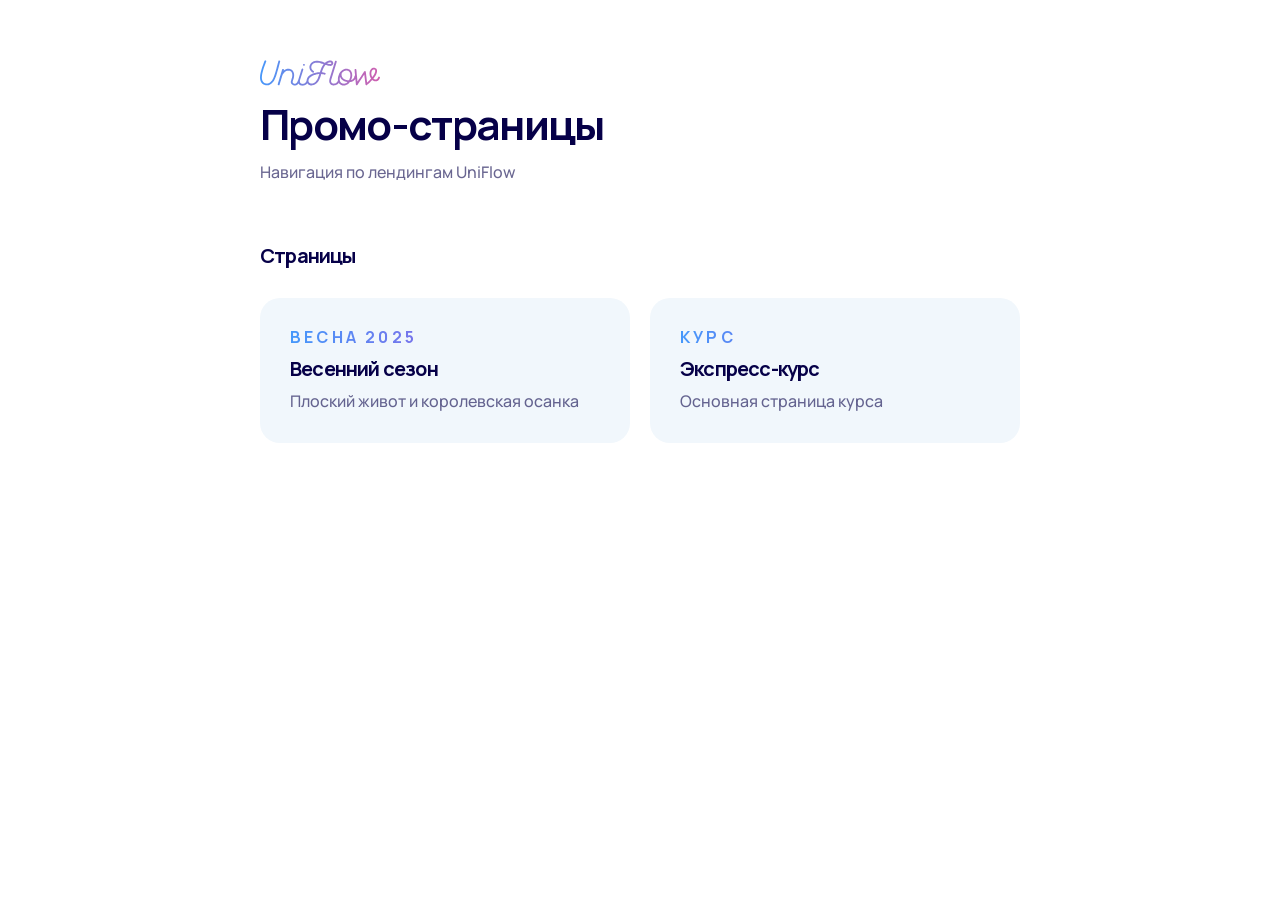
<file: index.html>
<!DOCTYPE html>
<html lang="ru">
  <head>
    <meta charset="UTF-8">
    <meta name="viewport" content="width=device-width, initial-scale=1.0">
    <title>UniFlow — Промо-страницы</title>
    <meta name="theme-color" content="#4598FB">
    <link rel="preload" href="fonts/Manrope-Medium.woff2" as="font" crossorigin="anonymous">
    <link rel="preload" href="fonts/Manrope-SemiBold.woff2" as="font" crossorigin="anonymous">
    <link rel="stylesheet" href="styles/style.css?v=1.0.9">
  </head>
  <body>
    <div class="hub">
      <div class="hub__header"><img class="hub__logo" src="img/logo.svg?v=1.0.9" alt="UniFlow" width="120">
        <h1 class="hub__title">Промо-страницы</h1>
        <p class="hub__desc">Навигация по лендингам UniFlow</p>
      </div>
      <div class="hub__section">
        <h2 class="hub__section-title">Страницы</h2>
        <div class="hub__cards"><a class="hub__card" href="season.html">
            <div class="hub__card-tag">Весна 2025</div>
            <div class="hub__card-title">Весенний сезон</div>
            <div class="hub__card-desc">Плоский живот и королевская осанка</div></a><a class="hub__card" href="course.html">
            <div class="hub__card-tag">Курс</div>
            <div class="hub__card-title">Экспресс-курс</div>
            <div class="hub__card-desc">Основная страница курса</div></a></div>
      </div>
    </div>
  </body>
</html>
</file>
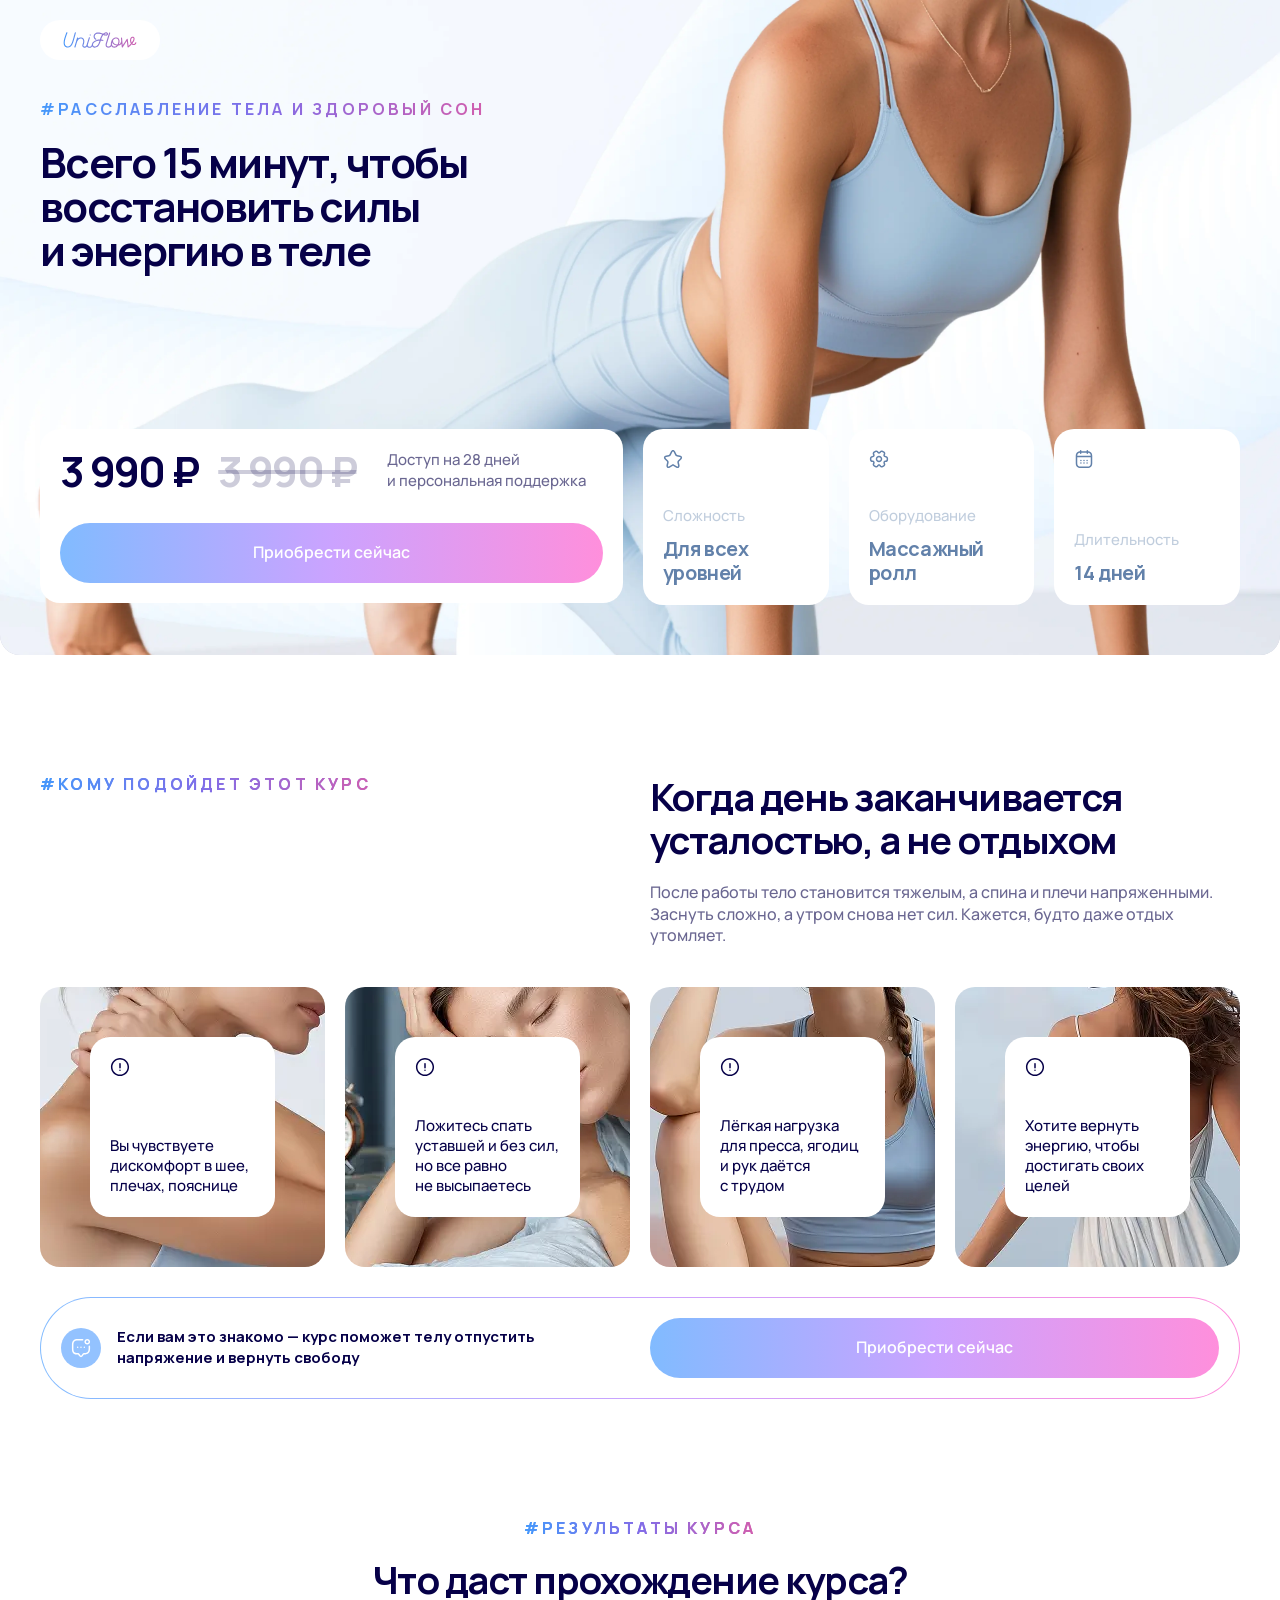
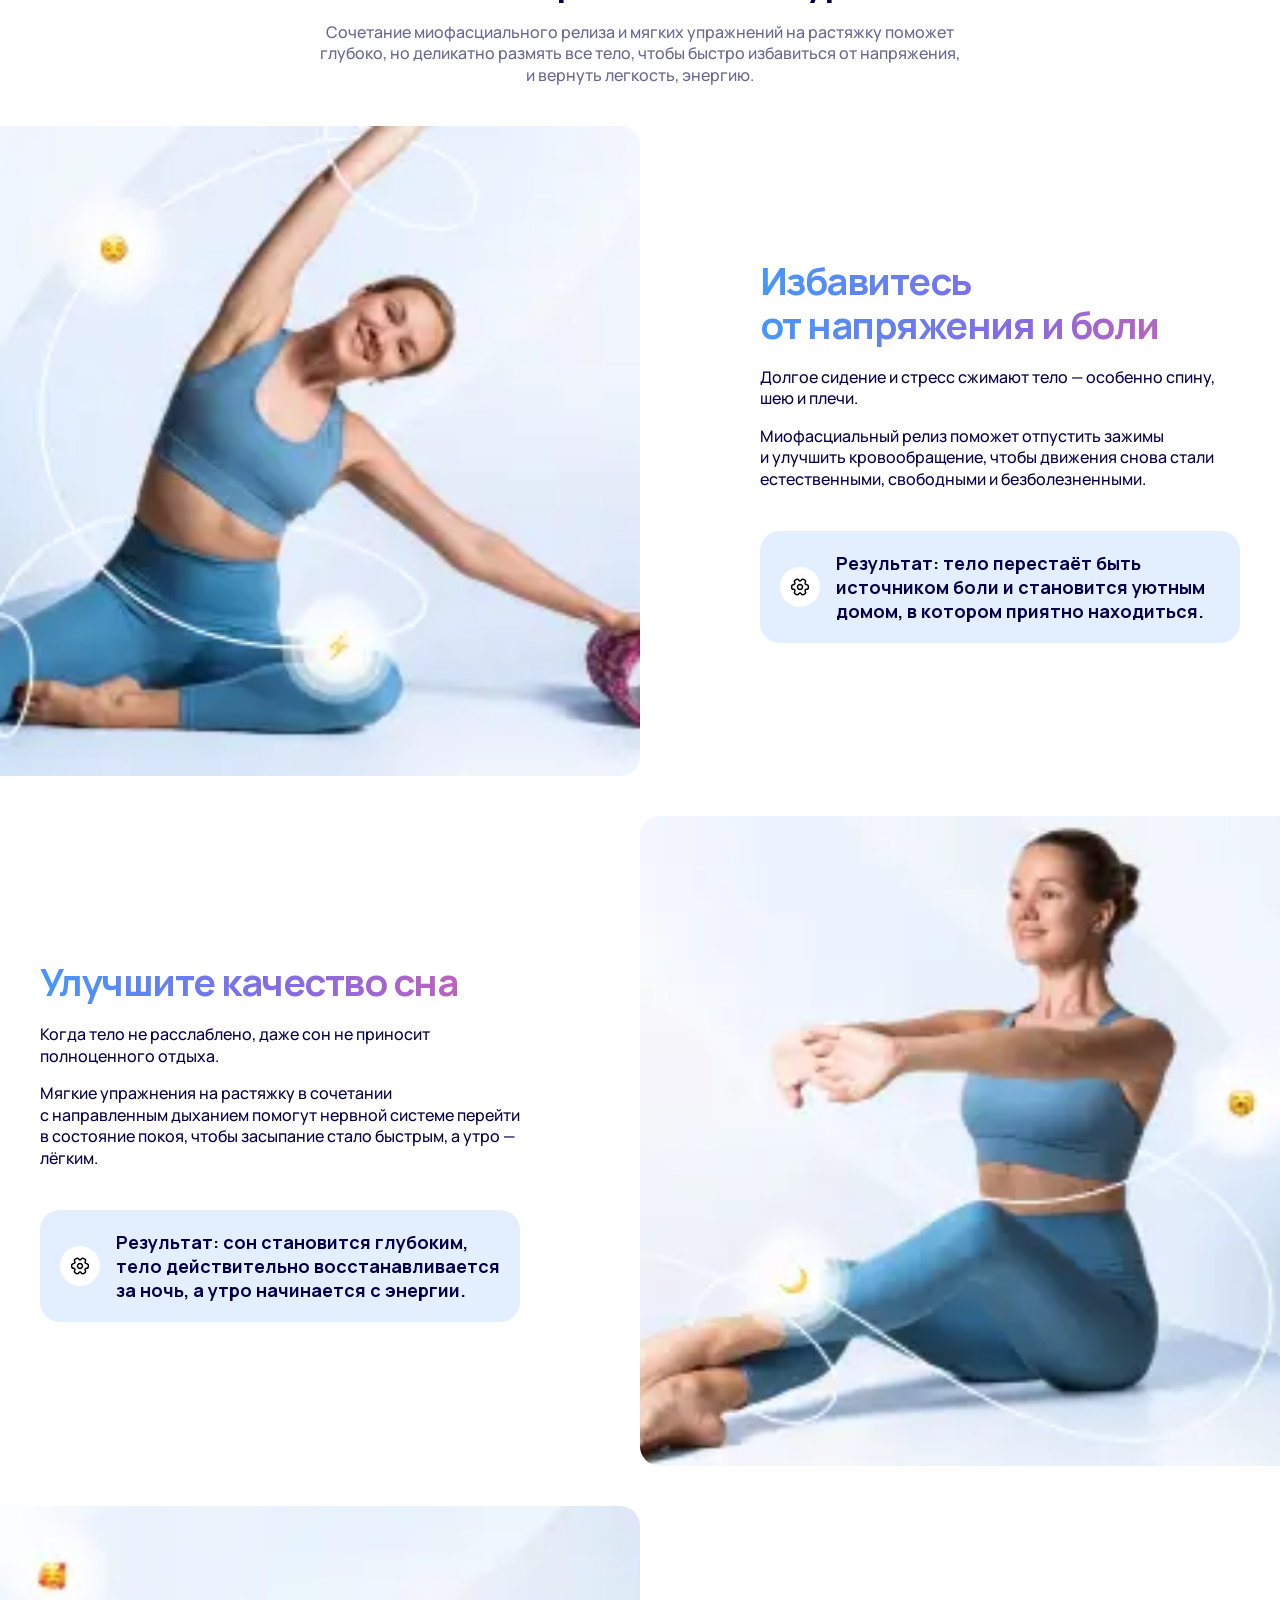
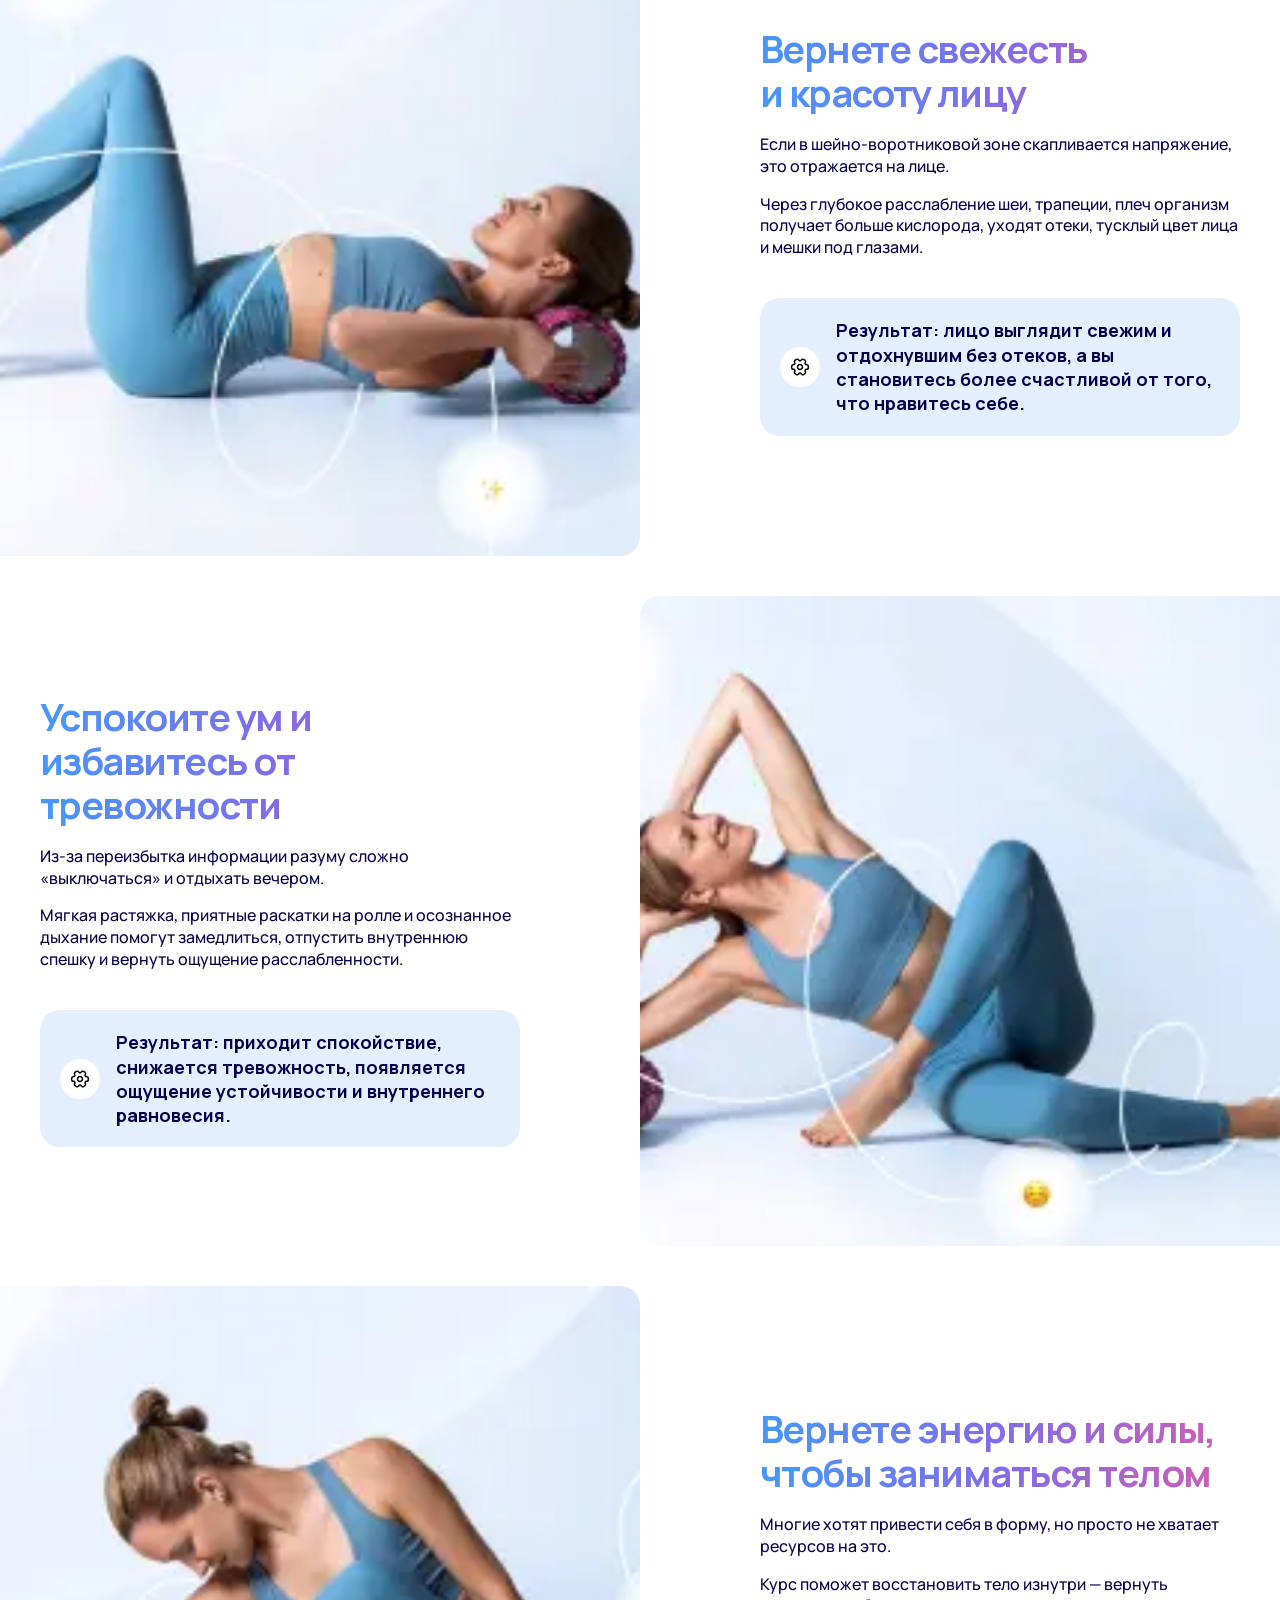
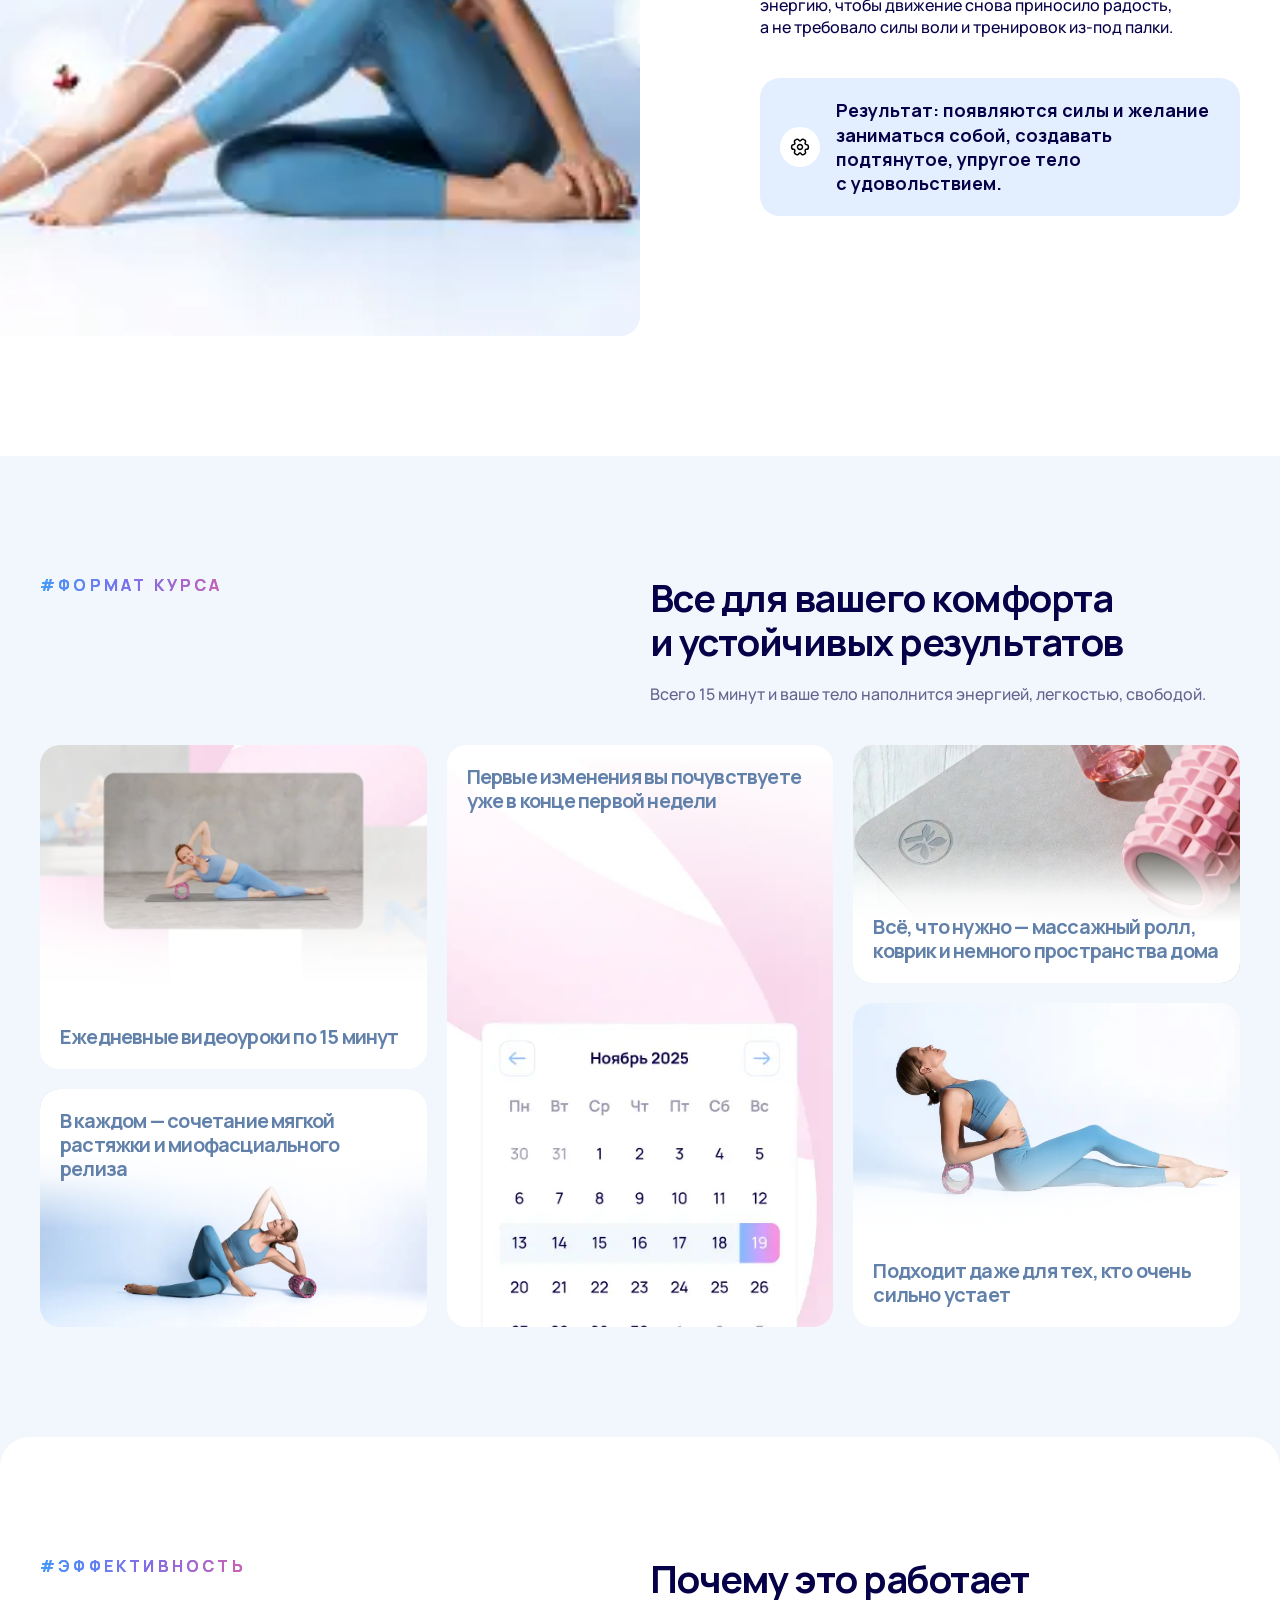
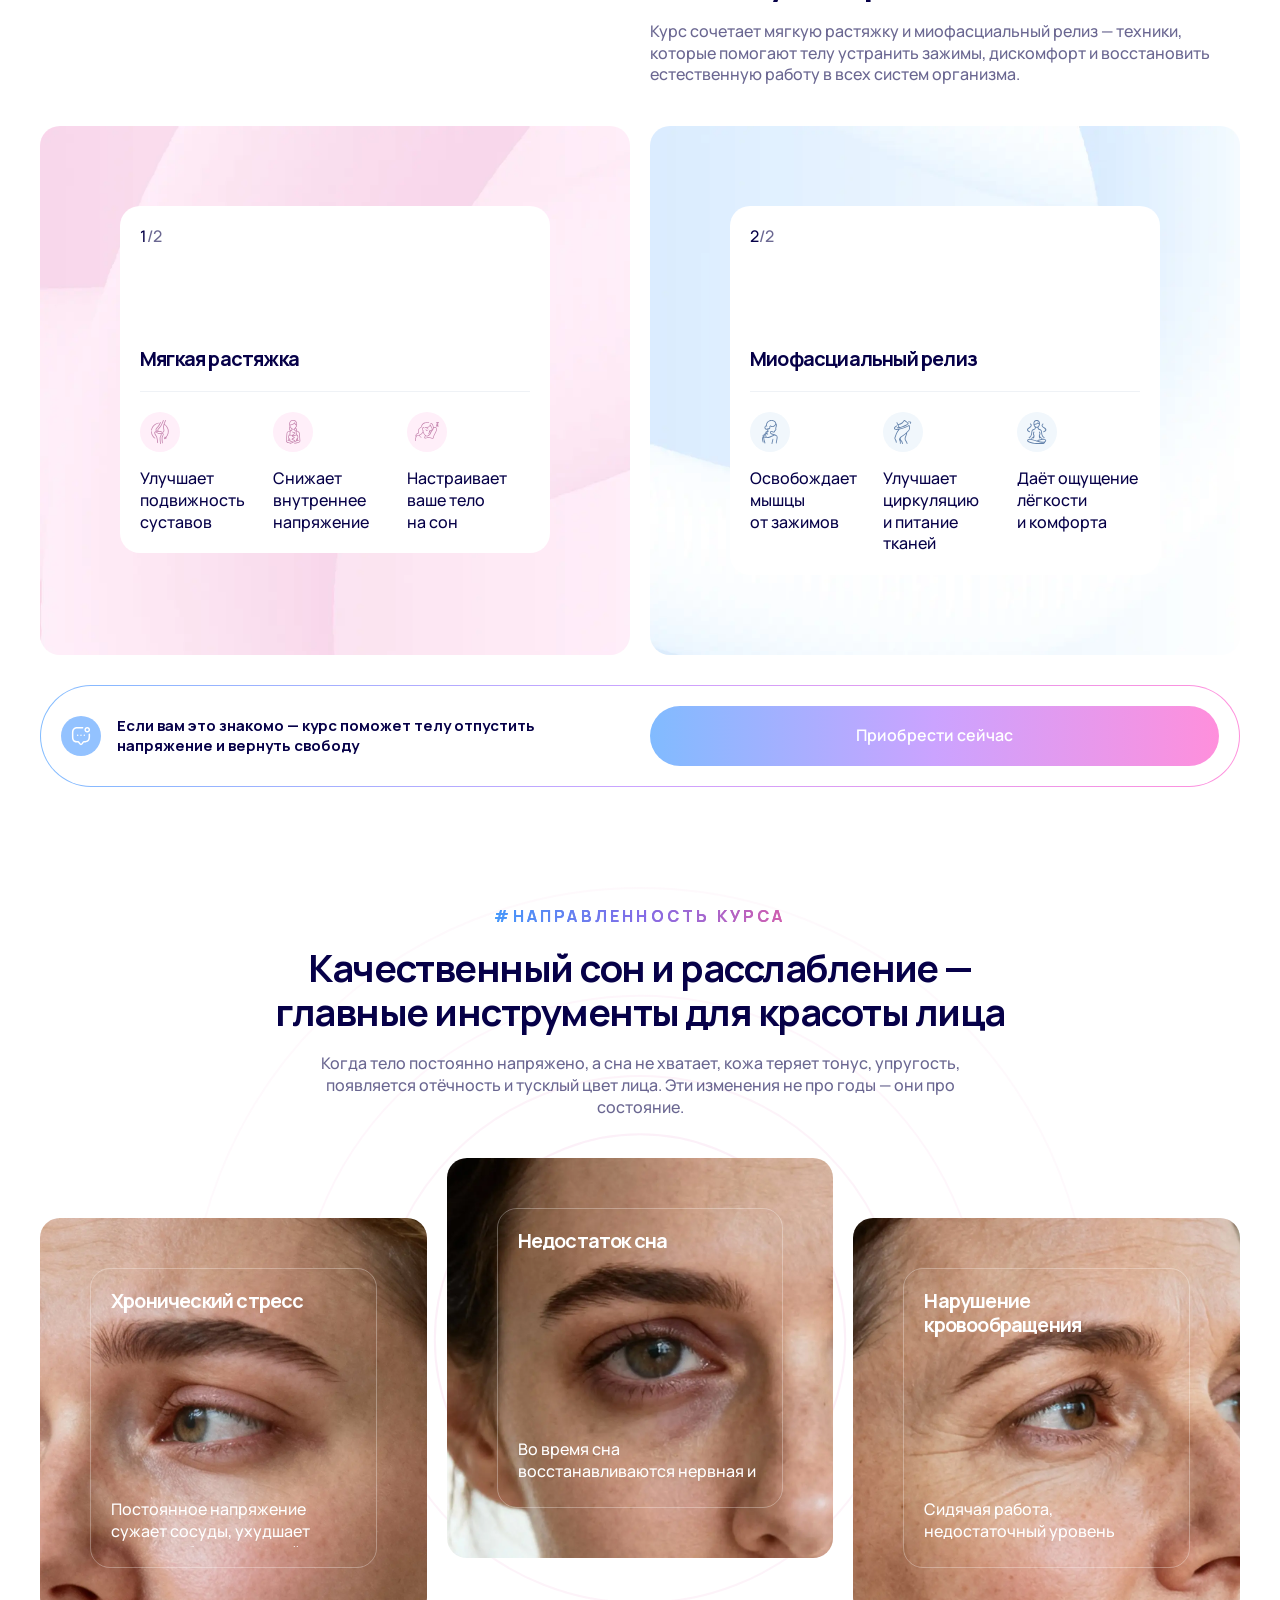
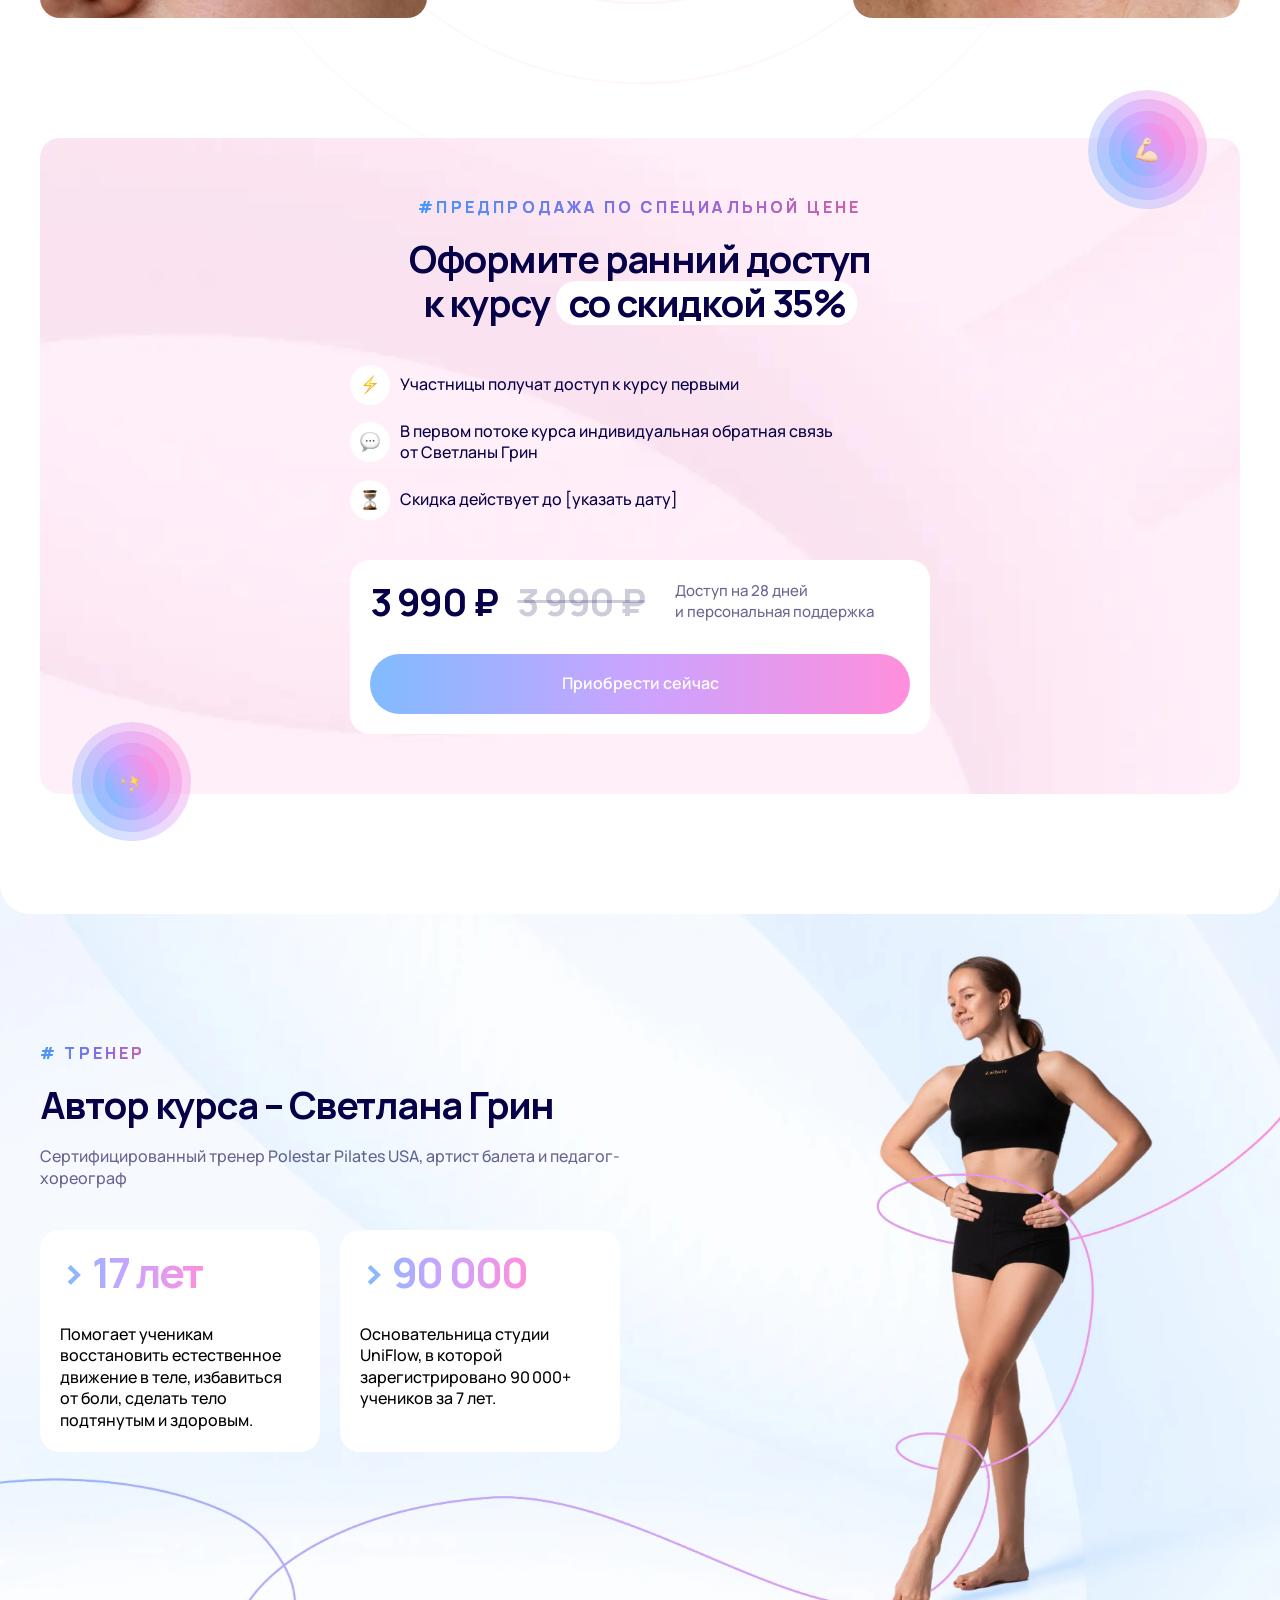
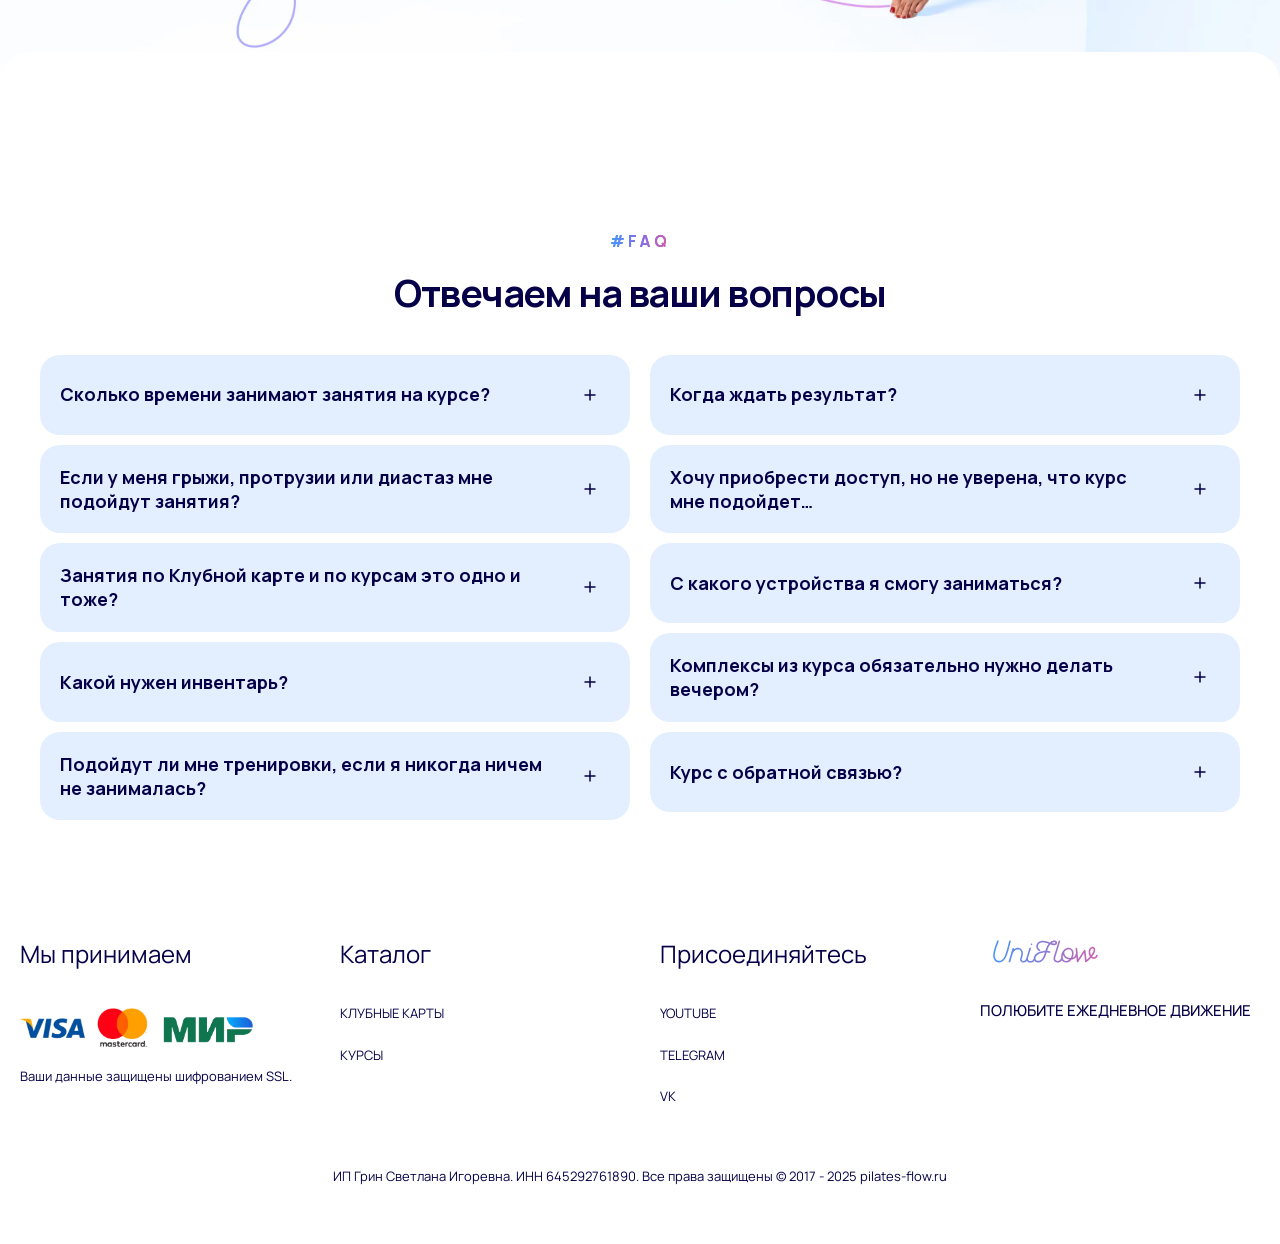
<file: course.html>
<!DOCTYPE html>
<html lang="ru">
  <head>
    <meta charset="UTF-8">
    <meta name="viewport" content="width=device-width, initial-scale=1.0">
    <title>Uniflow Promo </title>
    <meta name="description" content="Uniflow Promo">
    <meta name="keywords" content="Uniflow Promo">
    <meta name="theme-color" content="#4598FB">
    <link rel="icon" href="./favicon.svg" sizes="any" type="image/svg+xml">
    <link rel="icon" href="./favicon-32.png" sizes="32x32">
    <link rel="apple-touch-icon" href="./apple-touch-icon.png" sizes="180x180">
    <link rel="preload" href="fonts/Manrope-Medium.woff2" as="font" crossorigin="anonymous">
    <link rel="preload" href="fonts/Manrope-SemiBold.woff2" as="font" crossorigin="anonymous">
    <link rel="preload" href="fonts/Manrope-Regular.woff2" as="font" crossorigin="anonymous">
    <link rel="stylesheet" href="styles/style.css?v=1.0.9">
  </head>
  <body>
    <div class="hero-section">
      <div class="hero-section__container">
        <div class="hero-section__logo-container">
          <div class="logo-block"> <img src="img/logo.svg?v=1.0.9" alt="UniFlow" width="88" height="16"></div>
        </div>
        <div class="hero-section__header-block">
          <div class="hero-section__main-header-block">
            <div class="hero-section__subtitle"> 
              <div class="tag">#Расслабление тела и здоровый сон</div>
            </div>
            <h2 class="hero-section__title">Всего 15 минут, чтобы восстановить силы и энергию в теле</h2>
          </div>
          <div class="hero-section__info-block">
            <div class="hero-section__features-block">
                  <div class="feature-item">
                    <div class="feature-item__icon">
                          <svg aria-hidden="true" width="20" height="20">
                            <use xlink:href="img/sprite/sprite.svg?v=1.0.9#star"></use>
                          </svg>
                    </div>
                    <div class="feature-item__info">
                      <div class="feature-item__subtitle">Сложность</div>
                      <div class="feature-item__title">Для всех уровней</div>
                    </div>
                  </div>
                  <div class="feature-item">
                    <div class="feature-item__icon">
                          <svg aria-hidden="true" width="20" height="20">
                            <use xlink:href="img/sprite/sprite.svg?v=1.0.9#settings"></use>
                          </svg>
                    </div>
                    <div class="feature-item__info">
                      <div class="feature-item__subtitle">Оборудование</div>
                      <div class="feature-item__title">Массажный ролл</div>
                    </div>
                  </div>
                  <div class="feature-item feature-item--horizontal-mobile feature-item--full-mobile">
                    <div class="feature-item__icon">
                          <svg aria-hidden="true" width="20" height="20">
                            <use xlink:href="img/sprite/sprite.svg?v=1.0.9#calendar"></use>
                          </svg>
                    </div>
                    <div class="feature-item__info">
                      <div class="feature-item__subtitle">Длительность</div>
                      <div class="feature-item__title">14 дней</div>
                    </div>
                  </div>
            </div>
            <div class="hero-section__price-block">
              <div class="price-card">
                <div class="price-card__body">
                  <div class="price-card__price-block"> 
                    <div class="price-card__price">3 990 ₽ </div>
                    <div class="price-card__price price-card__price--old">3 990 ₽ </div>
                  </div>
                  <div class="price-card__description">Доступ на 28 дней и персональная поддержка</div>
                </div>
                <div class="price-card__button"> <a class="button button--main button--l button--full-width" href="#"><span class="button__content">   <span class="button__text">Приобрести сейчас</span></span></a>
                </div>
              </div>
            </div>
          </div>
        </div>
      </div>
    </div>
    <div class="pain-section">
      <div class="pain-section__container">
        <div class="pain-section__header-block"> 
          <div class="pain-section__subtitle"> 
            <div class="tag">#кому подойдет этот курс</div>
          </div>
          <div class="pain-section__main-header-block">
            <h2 class="pain-section__title">Когда день заканчивается усталостью, а не отдыхом</h2>
            <p class="pain-section__description">После работы тело становится тяжелым, а спина и плечи напряженными. Заснуть сложно, а утром снова нет сил. Кажется, будто даже отдых утомляет.</p>
          </div>
        </div>
        <div class="pain-section__cards-block">
              <div class="background-card" style="background-image: url(img/background-card/neck.webp);">
                <div class="background-card__content">
                  <div class="background-card__icon">
                        <svg aria-hidden="true" width="20" height="20">
                          <use xlink:href="img/sprite/sprite.svg?v=1.0.9#info-circle"></use>
                        </svg>
                  </div>
                  <p class="background-card__title">Вы чувствуете дискомфорт в шее, плечах, пояснице</p>
                </div>
              </div>
              <div class="background-card" style="background-image: url(img/background-card/insomnia.webp);">
                <div class="background-card__content">
                  <div class="background-card__icon">
                        <svg aria-hidden="true" width="20" height="20">
                          <use xlink:href="img/sprite/sprite.svg?v=1.0.9#info-circle"></use>
                        </svg>
                  </div>
                  <p class="background-card__title">Ложитесь спать уставшей и без сил, но все равно не высыпаетесь</p>
                </div>
              </div>
              <div class="background-card" style="background-image: url(img/background-card/woman-sitting.webp);">
                <div class="background-card__content">
                  <div class="background-card__icon">
                        <svg aria-hidden="true" width="20" height="20">
                          <use xlink:href="img/sprite/sprite.svg?v=1.0.9#info-circle"></use>
                        </svg>
                  </div>
                  <p class="background-card__title">Лёгкая нагрузка для пресса, ягодиц и рук даётся с трудом</p>
                </div>
              </div>
              <div class="background-card" style="background-image: url(img/background-card/woman-in-dress.webp);">
                <div class="background-card__content">
                  <div class="background-card__icon">
                        <svg aria-hidden="true" width="20" height="20">
                          <use xlink:href="img/sprite/sprite.svg?v=1.0.9#info-circle"></use>
                        </svg>
                  </div>
                  <p class="background-card__title">Хотите вернуть энергию, чтобы достигать своих целей</p>
                </div>
              </div>
        </div>
        <div class="pain-section__promo-card">
              <div class="promo-card">
                <div class="promo-card__inner">
                  <div class="promo-card__header">
                    <div class="promo-card__icon">
                          <svg aria-hidden="true" width="20" height="20">
                            <use xlink:href="img/sprite/sprite.svg?v=1.0.9#message-notification"></use>
                          </svg>
                    </div>
                    <div class="promo-card__title">Если вам это знакомо — курс поможет телу отпустить напряжение и вернуть свободу</div>
                  </div>
                  <div class="promo-card__button"><a class="button button--main button--l button--full-width" href="#"><span class="button__content">   <span class="button__text">Приобрести сейчас</span></span></a>
                  </div>
                </div>
              </div>
        </div>
      </div>
    </div>
    <div class="results-section">
      <div class="results-section__container">
        <div class="results-section__header-block"> 
          <div class="results-section__subtitle"> 
            <div class="tag">#результаты курса</div>
          </div>
          <div class="results-section__main-header-block">
            <h2 class="results-section__title">Что даст прохождение курса?</h2>
            <p class="results-section__description">Сочетание миофасциального релиза и мягких упражнений на растяжку поможет глубоко, но деликатно размять все тело, чтобы быстро избавиться от напряжения, и вернуть легкость, энергию.</p>
          </div>
        </div>
      </div>
      <div class="results-section__cards-block">
            <div class="result-block">
              <div class="result-block__container"> 
                <div class="result-block__row">
                  <div class="result-block__col">
                    <div class="result-block__image">
                      <picture>
                        <!-- Desktop 3x-->
                        <source media="(min-width: 1200px) and (min-resolution: 3dppx), (min-width: 1200px) and (-webkit-min-device-pixel-ratio: 3)" srcset="img/results-section/stretching-desktop@3x.webp 3x">
                        <!-- Desktop 2x-->
                        <source media="(min-width: 1200px) and (min-resolution: 2dppx), (min-width: 1200px) and (-webkit-min-device-pixel-ratio: 2)" srcset="img/results-section/stretching-desktop@2x.webp 2x">
                        <!-- Desktop 1x-->
                        <source media="(min-width: 1200px)" srcset="img/results-section/stretching-desktop@2x.webp 1x">
                        <!-- Tablet 3x-->
                        <source media="(min-width: 768px) and (min-resolution: 3dppx), (min-width: 768px) and (-webkit-min-device-pixel-ratio: 3)" srcset="img/results-section/stretching-tablet@3x.webp 3x">
                        <!-- Tablet 2x-->
                        <source media="(min-width: 768px) and (min-resolution: 2dppx), (min-width: 768px) and (-webkit-min-device-pixel-ratio: 2)" srcset="img/results-section/stretching-tablet@2x.webp 2x">
                        <!-- Tablet 1x-->
                        <source media="(min-width: 768px)" srcset="img/results-section/stretching-tablet.webp 1x">
                        <!-- Mobile (fallback)--><img src="img/results-section/stretching-mobile.webp" srcset="img/results-section/stretching-mobile@2x.webp 2x, img/results-section/stretching-mobile@3x.webp 3x" width="360" height="220" alt="Стретчинг с массажным ролом">
                      </picture>
                    </div>
                  </div>
                  <div class="result-block__col">
                    <div class="result-block__text-container">
                      <div class="result-block__text-block">
                        <h2 class="result-block__title">Избавитесь от напряжения и боли</h2>
                        <div class="result-block__description"><p>Долгое сидение и стресс сжимают тело — особенно спину, шею и плечи.</p> <p>Миофасциальный релиз поможет отпустить зажимы и улучшить кровообращение, чтобы движения снова стали естественными, свободными и безболезненными.</p></div>
                        <div class="result-block__highlight">
                              <div class="highlight">
                                <div class="highlight__icon"> 
                                      <svg aria-hidden="true" width="20" height="20">
                                        <use xlink:href="img/sprite/sprite.svg?v=1.0.9#settings"></use>
                                      </svg>
                                </div>
                                <div class="highlight__text">Результат: тело перестаёт быть источником боли и становится уютным домом, в котором приятно находиться.</div>
                              </div>
                        </div>
                      </div>
                    </div>
                  </div>
                </div>
              </div>
            </div>
            <div class="result-block result-block--reverse">
              <div class="result-block__container"> 
                <div class="result-block__row">
                  <div class="result-block__col">
                    <div class="result-block__image">
                      <picture>
                        <!-- Desktop 3x-->
                        <source media="(min-width: 1200px) and (min-resolution: 3dppx), (min-width: 1200px) and (-webkit-min-device-pixel-ratio: 3)" srcset="img/results-section/stretching-2-desktop@3x.webp 3x">
                        <!-- Desktop 2x-->
                        <source media="(min-width: 1200px) and (min-resolution: 2dppx), (min-width: 1200px) and (-webkit-min-device-pixel-ratio: 2)" srcset="img/results-section/stretching-2-desktop@2x.webp 2x">
                        <!-- Desktop 1x-->
                        <source media="(min-width: 1200px)" srcset="img/results-section/stretching-2-desktop@2x.webp 1x">
                        <!-- Tablet 3x-->
                        <source media="(min-width: 768px) and (min-resolution: 3dppx), (min-width: 768px) and (-webkit-min-device-pixel-ratio: 3)" srcset="img/results-section/stretching-2-tablet@3x.webp 3x">
                        <!-- Tablet 2x-->
                        <source media="(min-width: 768px) and (min-resolution: 2dppx), (min-width: 768px) and (-webkit-min-device-pixel-ratio: 2)" srcset="img/results-section/stretching-2-tablet@2x.webp 2x">
                        <!-- Tablet 1x-->
                        <source media="(min-width: 768px)" srcset="img/results-section/stretching-2-tablet.webp 1x">
                        <!-- Mobile (fallback)--><img src="img/results-section/stretching-2-mobile.webp" srcset="img/results-section/stretching-2-mobile@2x.webp 2x, img/results-section/stretching-2-mobile@3x.webp 3x" width="360" height="220" alt="Стретчинг с массажным ролом">
                      </picture>
                    </div>
                  </div>
                  <div class="result-block__col">
                    <div class="result-block__text-container">
                      <div class="result-block__text-block">
                        <h2 class="result-block__title">Улучшите качество сна</h2>
                        <div class="result-block__description"><p>Когда тело не расслаблено, даже сон не приносит полноценного отдыха.</p> <p>Мягкие упражнения на растяжку в сочетании с направленным дыханием помогут нервной системе перейти в состояние покоя, чтобы засыпание стало быстрым, а утро — лёгким.</div>
                        <div class="result-block__highlight">
                              <div class="highlight">
                                <div class="highlight__icon"> 
                                      <svg aria-hidden="true" width="20" height="20">
                                        <use xlink:href="img/sprite/sprite.svg?v=1.0.9#settings"></use>
                                      </svg>
                                </div>
                                <div class="highlight__text">Результат: сон становится глубоким, тело действительно восстанавливается за ночь, а утро начинается с энергии.</div>
                              </div>
                        </div>
                      </div>
                    </div>
                  </div>
                </div>
              </div>
            </div>
            <div class="result-block">
              <div class="result-block__container"> 
                <div class="result-block__row">
                  <div class="result-block__col">
                    <div class="result-block__image">
                      <picture>
                        <!-- Desktop 3x-->
                        <source media="(min-width: 1200px) and (min-resolution: 3dppx), (min-width: 1200px) and (-webkit-min-device-pixel-ratio: 3)" srcset="img/results-section/stretching-3-desktop@3x.webp 3x">
                        <!-- Desktop 2x-->
                        <source media="(min-width: 1200px) and (min-resolution: 2dppx), (min-width: 1200px) and (-webkit-min-device-pixel-ratio: 2)" srcset="img/results-section/stretching-3-desktop@2x.webp 2x">
                        <!-- Desktop 1x-->
                        <source media="(min-width: 1200px)" srcset="img/results-section/stretching-3-desktop@2x.webp 1x">
                        <!-- Tablet 3x-->
                        <source media="(min-width: 768px) and (min-resolution: 3dppx), (min-width: 768px) and (-webkit-min-device-pixel-ratio: 3)" srcset="img/results-section/stretching-3-tablet@3x.webp 3x">
                        <!-- Tablet 2x-->
                        <source media="(min-width: 768px) and (min-resolution: 2dppx), (min-width: 768px) and (-webkit-min-device-pixel-ratio: 2)" srcset="img/results-section/stretching-3-tablet@2x.webp 2x">
                        <!-- Tablet 1x-->
                        <source media="(min-width: 768px)" srcset="img/results-section/stretching-3-tablet.webp 1x">
                        <!-- Mobile (fallback)--><img src="img/results-section/stretching-3-mobile.webp" srcset="img/results-section/stretching-3-mobile@2x.webp 2x, img/results-section/stretching-3-mobile@3x.webp 3x" width="360" height="220" alt="Стретчинг с массажным ролом">
                      </picture>
                    </div>
                  </div>
                  <div class="result-block__col">
                    <div class="result-block__text-container">
                      <div class="result-block__text-block">
                        <h2 class="result-block__title">Вернете свежесть и красоту лицу</h2>
                        <div class="result-block__description"><p>Если в шейно-воротниковой зоне скапливается напряжение, это отражается на лице.</p> <p>Через глубокое расслабление шеи, трапеции, плеч организм получает больше кислорода, уходят отеки, тусклый цвет лица и мешки под глазами.</p></div>
                        <div class="result-block__highlight">
                              <div class="highlight">
                                <div class="highlight__icon"> 
                                      <svg aria-hidden="true" width="20" height="20">
                                        <use xlink:href="img/sprite/sprite.svg?v=1.0.9#settings"></use>
                                      </svg>
                                </div>
                                <div class="highlight__text">Результат: лицо выглядит свежим и отдохнувшим без отеков, а вы становитесь более счастливой от того, что нравитесь себе.</div>
                              </div>
                        </div>
                      </div>
                    </div>
                  </div>
                </div>
              </div>
            </div>
            <div class="result-block result-block--reverse">
              <div class="result-block__container"> 
                <div class="result-block__row">
                  <div class="result-block__col">
                    <div class="result-block__image">
                      <picture>
                        <!-- Desktop 3x-->
                        <source media="(min-width: 1200px) and (min-resolution: 3dppx), (min-width: 1200px) and (-webkit-min-device-pixel-ratio: 3)" srcset="img/results-section/stretching-4-desktop@3x.webp 3x">
                        <!-- Desktop 2x-->
                        <source media="(min-width: 1200px) and (min-resolution: 2dppx), (min-width: 1200px) and (-webkit-min-device-pixel-ratio: 2)" srcset="img/results-section/stretching-4-desktop@2x.webp 2x">
                        <!-- Desktop 1x-->
                        <source media="(min-width: 1200px)" srcset="img/results-section/stretching-4-desktop@2x.webp 1x">
                        <!-- Tablet 3x-->
                        <source media="(min-width: 768px) and (min-resolution: 3dppx), (min-width: 768px) and (-webkit-min-device-pixel-ratio: 3)" srcset="img/results-section/stretching-4-tablet@3x.webp 3x">
                        <!-- Tablet 2x-->
                        <source media="(min-width: 768px) and (min-resolution: 2dppx), (min-width: 768px) and (-webkit-min-device-pixel-ratio: 2)" srcset="img/results-section/stretching-4-tablet@2x.webp 2x">
                        <!-- Tablet 1x-->
                        <source media="(min-width: 768px)" srcset="img/results-section/stretching-4-tablet.webp 1x">
                        <!-- Mobile (fallback)--><img src="img/results-section/stretching-4-mobile.webp" srcset="img/results-section/stretching-4-mobile@2x.webp 2x, img/results-section/stretching-4-mobile@3x.webp 3x" width="360" height="220" alt="Стретчинг с массажным ролом">
                      </picture>
                    </div>
                  </div>
                  <div class="result-block__col">
                    <div class="result-block__text-container">
                      <div class="result-block__text-block">
                        <h2 class="result-block__title">Успокоите ум и избавитесь от тревожности</h2>
                        <div class="result-block__description"><p>Из-за переизбытка информации разуму сложно «выключаться» и отдыхать вечером.</p> <p>Мягкая растяжка, приятные раскатки на ролле и осознанное дыхание помогут замедлиться, отпустить внутреннюю спешку и вернуть ощущение расслабленности.</p></div>
                        <div class="result-block__highlight">
                              <div class="highlight">
                                <div class="highlight__icon"> 
                                      <svg aria-hidden="true" width="20" height="20">
                                        <use xlink:href="img/sprite/sprite.svg?v=1.0.9#settings"></use>
                                      </svg>
                                </div>
                                <div class="highlight__text">Результат: приходит спокойствие, снижается тревожность, появляется ощущение устойчивости и внутреннего равновесия.</div>
                              </div>
                        </div>
                      </div>
                    </div>
                  </div>
                </div>
              </div>
            </div>
            <div class="result-block">
              <div class="result-block__container"> 
                <div class="result-block__row">
                  <div class="result-block__col">
                    <div class="result-block__image">
                      <picture>
                        <!-- Desktop 3x-->
                        <source media="(min-width: 1200px) and (min-resolution: 3dppx), (min-width: 1200px) and (-webkit-min-device-pixel-ratio: 3)" srcset="img/results-section/stretching-5-desktop@3x.webp 3x">
                        <!-- Desktop 2x-->
                        <source media="(min-width: 1200px) and (min-resolution: 2dppx), (min-width: 1200px) and (-webkit-min-device-pixel-ratio: 2)" srcset="img/results-section/stretching-5-desktop@2x.webp 2x">
                        <!-- Desktop 1x-->
                        <source media="(min-width: 1200px)" srcset="img/results-section/stretching-5-desktop@2x.webp 1x">
                        <!-- Tablet 3x-->
                        <source media="(min-width: 768px) and (min-resolution: 3dppx), (min-width: 768px) and (-webkit-min-device-pixel-ratio: 3)" srcset="img/results-section/stretching-5-tablet@3x.webp 3x">
                        <!-- Tablet 2x-->
                        <source media="(min-width: 768px) and (min-resolution: 2dppx), (min-width: 768px) and (-webkit-min-device-pixel-ratio: 2)" srcset="img/results-section/stretching-5-tablet@2x.webp 2x">
                        <!-- Tablet 1x-->
                        <source media="(min-width: 768px)" srcset="img/results-section/stretching-5-tablet.webp 1x">
                        <!-- Mobile (fallback)--><img src="img/results-section/stretching-5-mobile.webp" srcset="img/results-section/stretching-5-mobile@2x.webp 2x, img/results-section/stretching-5-mobile@3x.webp 3x" width="360" height="220" alt="Стретчинг с массажным ролом">
                      </picture>
                    </div>
                  </div>
                  <div class="result-block__col">
                    <div class="result-block__text-container">
                      <div class="result-block__text-block">
                        <h2 class="result-block__title">Вернете энергию и силы, чтобы заниматься телом</h2>
                        <div class="result-block__description"><p>Многие хотят привести себя в форму, но просто не хватает ресурсов на это.</p> <p>Курс поможет восстановить тело изнутри — вернуть энергию, чтобы движение снова приносило радость, а не требовало силы воли и тренировок из-под палки.</p></div>
                        <div class="result-block__highlight">
                              <div class="highlight">
                                <div class="highlight__icon"> 
                                      <svg aria-hidden="true" width="20" height="20">
                                        <use xlink:href="img/sprite/sprite.svg?v=1.0.9#settings"></use>
                                      </svg>
                                </div>
                                <div class="highlight__text">Результат: появляются силы и желание заниматься собой, создавать подтянутое, упругое тело с удовольствием.</div>
                              </div>
                        </div>
                      </div>
                    </div>
                  </div>
                </div>
              </div>
            </div>
      </div>
    </div>
    <div class="format-section">
      <div class="format-section__container">
        <div class="format-section__header-block"> 
          <div class="format-section__subtitle"> 
            <div class="tag">#формат курса</div>
          </div>
          <div class="format-section__main-header-block">
            <h2 class="format-section__title">Все для вашего комфорта и устойчивых результатов</h2>
            <p class="format-section__description">Всего 15 минут и ваше тело наполнится энергией, легкостью, свободой.</p>
          </div>
        </div>
        <div class="format-section__cards-block">
              <div class="format-card">
                <div class="format-card__image">
                  <picture>
                    <!-- Desktop 3x-->
                    <source media="(min-width: 1199px) and (min-resolution: 3dppx), (min-width: 1199px) and (-webkit-min-device-pixel-ratio: 3)" srcset="img/format-cards/lesson-desktop@3x.webp 3x">
                    <!-- Desktop 2x-->
                    <source media="(min-width: 1199px) and (min-resolution: 2dppx), (min-width: 1199px) and (-webkit-min-device-pixel-ratio: 2)" srcset="img/format-cards/lesson-desktop@2x.webp 2x">
                    <!-- Desktop 1x-->
                    <source media="(min-width: 1199px)" srcset="img/format-cards/lesson-desktop.webp 1x">
                    <!-- Tablet 3x-->
                    <source media="(min-width: 600px) and (min-resolution: 3dppx), (min-width: 600px) and (-webkit-min-device-pixel-ratio: 3)" srcset="img/format-cards/lesson-tablet@3x.webp 3x">
                    <!-- Tablet 2x-->
                    <source media="(min-width: 600px) and (min-resolution: 2dppx), (min-width: 600px) and (-webkit-min-device-pixel-ratio: 2)" srcset="img/format-cards/lesson-tablet@2x.webp 2x">
                    <!-- Tablet 1x-->
                    <source media="(min-width: 600px)" srcset="img/format-cards/lesson-tablet.webp 1x">
                    <!-- Mobile (fallback)--><img src="img/format-cards/lesson-mobile.webp" width="360" height="220" alt="Ежедневные видеоуроки по 15 минут">
                  </picture>
                </div>
                <div class="format-card__header"> 
                  <div class="format-card__title">Ежедневные видеоуроки по 15 минут</div>
                </div>
              </div>
              <div class="format-card format-card--inverse">
                <div class="format-card__image">
                  <picture>
                    <!-- Desktop 3x-->
                    <source media="(min-width: 1199px) and (min-resolution: 3dppx), (min-width: 1199px) and (-webkit-min-device-pixel-ratio: 3)" srcset="img/format-cards/roll-up-desktop@3x.webp 3x">
                    <!-- Desktop 2x-->
                    <source media="(min-width: 1199px) and (min-resolution: 2dppx), (min-width: 1199px) and (-webkit-min-device-pixel-ratio: 2)" srcset="img/format-cards/roll-up-desktop@2x.webp 2x">
                    <!-- Desktop 1x-->
                    <source media="(min-width: 1199px)" srcset="img/format-cards/roll-up-desktop.webp 1x">
                    <!-- Tablet 3x-->
                    <source media="(min-width: 600px) and (min-resolution: 3dppx), (min-width: 600px) and (-webkit-min-device-pixel-ratio: 3)" srcset="img/format-cards/roll-up-tablet@3x.webp 3x">
                    <!-- Tablet 2x-->
                    <source media="(min-width: 600px) and (min-resolution: 2dppx), (min-width: 600px) and (-webkit-min-device-pixel-ratio: 2)" srcset="img/format-cards/roll-up-tablet@2x.webp 2x">
                    <!-- Tablet 1x-->
                    <source media="(min-width: 600px)" srcset="img/format-cards/roll-up-tablet.webp 1x">
                    <!-- Mobile (fallback)--><img src="img/format-cards/roll-up-mobile.webp" width="360" height="220" alt="В каждом — сочетание мягкой растяжки и миофасциального релиза">
                  </picture>
                </div>
                <div class="format-card__header"> 
                  <div class="format-card__title">В каждом — сочетание мягкой растяжки и миофасциального релиза</div>
                </div>
              </div>
              <div class="format-card format-card--inverse format-card--inverse--md-full-height">
                <div class="format-card__image">
                  <picture>
                    <!-- Desktop 3x-->
                    <source media="(min-width: 1199px) and (min-resolution: 3dppx), (min-width: 1199px) and (-webkit-min-device-pixel-ratio: 3)" srcset="img/format-cards/calendar-desktop@3x.webp 3x">
                    <!-- Desktop 2x-->
                    <source media="(min-width: 1199px) and (min-resolution: 2dppx), (min-width: 1199px) and (-webkit-min-device-pixel-ratio: 2)" srcset="img/format-cards/calendar-desktop@2x.webp 2x">
                    <!-- Desktop 1x-->
                    <source media="(min-width: 1199px)" srcset="img/format-cards/calendar-desktop.webp 1x">
                    <!-- Tablet 3x-->
                    <source media="(min-width: 600px) and (min-resolution: 3dppx), (min-width: 600px) and (-webkit-min-device-pixel-ratio: 3)" srcset="img/format-cards/calendar-tablet@3x.webp 3x">
                    <!-- Tablet 2x-->
                    <source media="(min-width: 600px) and (min-resolution: 2dppx), (min-width: 600px) and (-webkit-min-device-pixel-ratio: 2)" srcset="img/format-cards/calendar-tablet@2x.webp 2x">
                    <!-- Tablet 1x-->
                    <source media="(min-width: 600px)" srcset="img/format-cards/calendar-tablet.webp 1x">
                    <!-- Mobile (fallback)--><img src="img/format-cards/calendar-mobile.webp" width="360" height="220" alt="Первые изменения вы почувствуете уже в конце первой недели">
                  </picture>
                </div>
                <div class="format-card__header"> 
                  <div class="format-card__title">Первые изменения вы почувствуете уже в конце первой недели</div>
                </div>
              </div>
              <div class="format-card">
                <div class="format-card__image">
                  <picture>
                    <!-- Desktop 3x-->
                    <source media="(min-width: 1199px) and (min-resolution: 3dppx), (min-width: 1199px) and (-webkit-min-device-pixel-ratio: 3)" srcset="img/format-cards/roll-desktop@3x.webp 3x">
                    <!-- Desktop 2x-->
                    <source media="(min-width: 1199px) and (min-resolution: 2dppx), (min-width: 1199px) and (-webkit-min-device-pixel-ratio: 2)" srcset="img/format-cards/roll-desktop@2x.webp 2x">
                    <!-- Desktop 1x-->
                    <source media="(min-width: 1199px)" srcset="img/format-cards/roll-desktop.webp 1x">
                    <!-- Tablet 3x-->
                    <source media="(min-width: 600px) and (min-resolution: 3dppx), (min-width: 600px) and (-webkit-min-device-pixel-ratio: 3)" srcset="img/format-cards/roll-tablet@3x.webp 3x">
                    <!-- Tablet 2x-->
                    <source media="(min-width: 600px) and (min-resolution: 2dppx), (min-width: 600px) and (-webkit-min-device-pixel-ratio: 2)" srcset="img/format-cards/roll-tablet@2x.webp 2x">
                    <!-- Tablet 1x-->
                    <source media="(min-width: 600px)" srcset="img/format-cards/roll-tablet.webp 1x">
                    <!-- Mobile (fallback)--><img src="img/format-cards/roll-mobile.webp" width="360" height="220" alt="Всё, что нужно — массажный ролл, коврик и немного пространства дома">
                  </picture>
                </div>
                <div class="format-card__header"> 
                  <div class="format-card__title">Всё, что нужно — массажный ролл, коврик и немного пространства дома</div>
                </div>
              </div>
              <div class="format-card">
                <div class="format-card__image">
                  <picture>
                    <!-- Desktop 3x-->
                    <source media="(min-width: 1199px) and (min-resolution: 3dppx), (min-width: 1199px) and (-webkit-min-device-pixel-ratio: 3)" srcset="img/format-cards/1-desktop@3x.webp 3x">
                    <!-- Desktop 2x-->
                    <source media="(min-width: 1199px) and (min-resolution: 2dppx), (min-width: 1199px) and (-webkit-min-device-pixel-ratio: 2)" srcset="img/format-cards/1-desktop@2x.webp 2x">
                    <!-- Desktop 1x-->
                    <source media="(min-width: 1199px)" srcset="img/format-cards/1-desktop.webp 1x">
                    <!-- Tablet 3x-->
                    <source media="(min-width: 600px) and (min-resolution: 3dppx), (min-width: 600px) and (-webkit-min-device-pixel-ratio: 3)" srcset="img/format-cards/1-tablet@3x.webp 3x">
                    <!-- Tablet 2x-->
                    <source media="(min-width: 600px) and (min-resolution: 2dppx), (min-width: 600px) and (-webkit-min-device-pixel-ratio: 2)" srcset="img/format-cards/1-tablet@2x.webp 2x">
                    <!-- Tablet 1x-->
                    <source media="(min-width: 600px)" srcset="img/format-cards/1-tablet.webp 1x">
                    <!-- Mobile (fallback)--><img src="img/format-cards/1-mobile.webp" width="360" height="220" alt="Подходит даже для тех, кто очень сильно устает">
                  </picture>
                </div>
                <div class="format-card__header"> 
                  <div class="format-card__title">Подходит даже для тех, кто очень сильно устает</div>
                </div>
              </div>
        </div>
      </div>
    </div>
    <div class="white-section">
      <div class="efficiency-section">
        <div class="efficiency-section__container">
          <div class="efficiency-section__header-block"> 
            <div class="efficiency-section__subtitle"> 
              <div class="tag">#эффективность</div>
            </div>
            <div class="efficiency-section__main-header-block">
              <h2 class="efficiency-section__title">Почему это работает</h2>
              <p class="efficiency-section__description">Курс сочетает мягкую растяжку и миофасциальный релиз — техники, которые помогают телу устранить зажимы, дискомфорт и восстановить естественную работу в всех систем организма.</p>
            </div>
          </div>
          <div class="efficiency-section__cards-block">
                  <div class="feature-card feature-card--pink">
                    <div class="feature-card__container"> 
                      <div class="feature-card__header">
                        <div class="feature-card__counter"> 
                          <div class="feature-card__counter-current">1</div>/2
                        </div>
                        <h3 class="feature-card__title">Мягкая растяжка</h3>
                      </div>
                      <div class="feature-card__body">
                        <div class="feature-card__item">
                          <div class="feature-card__item-icon">
                                  <svg aria-hidden="true" width="24" height="24">
                                    <use xlink:href="img/sprite/sprite.svg?v=1.0.9#bone"></use>
                                  </svg>
                          </div>
                          <div class="feature-card__item-label">Улучшает подвижность суставов</div>
                        </div>
                        <div class="feature-card__item">
                          <div class="feature-card__item-icon">
                                  <svg aria-hidden="true" width="24" height="24">
                                    <use xlink:href="img/sprite/sprite.svg?v=1.0.9#stress"></use>
                                  </svg>
                          </div>
                          <div class="feature-card__item-label">Снижает внутреннее напряжение</div>
                        </div>
                        <div class="feature-card__item">
                          <div class="feature-card__item-icon">
                                  <svg aria-hidden="true" width="24" height="24">
                                    <use xlink:href="img/sprite/sprite.svg?v=1.0.9#sleep"></use>
                                  </svg>
                          </div>
                          <div class="feature-card__item-label">Настраивает ваше тело на сон</div>
                        </div>
                      </div>
                    </div>
                  </div>
                  <div class="feature-card feature-card--blue">
                    <div class="feature-card__container"> 
                      <div class="feature-card__header">
                        <div class="feature-card__counter"> 
                          <div class="feature-card__counter-current">2</div>/2
                        </div>
                        <h3 class="feature-card__title">Миофасциальный релиз</h3>
                      </div>
                      <div class="feature-card__body">
                        <div class="feature-card__item">
                          <div class="feature-card__item-icon">
                                  <svg aria-hidden="true" width="24" height="24">
                                    <use xlink:href="img/sprite/sprite.svg?v=1.0.9#clamps"></use>
                                  </svg>
                          </div>
                          <div class="feature-card__item-label">Освобождает мышцы от зажимов</div>
                        </div>
                        <div class="feature-card__item">
                          <div class="feature-card__item-icon">
                                  <svg aria-hidden="true" width="24" height="24">
                                    <use xlink:href="img/sprite/sprite.svg?v=1.0.9#tissue"></use>
                                  </svg>
                          </div>
                          <div class="feature-card__item-label">Улучшает циркуляцию и питание тканей</div>
                        </div>
                        <div class="feature-card__item">
                          <div class="feature-card__item-icon">
                                  <svg aria-hidden="true" width="24" height="24">
                                    <use xlink:href="img/sprite/sprite.svg?v=1.0.9#relax"></use>
                                  </svg>
                          </div>
                          <div class="feature-card__item-label">Даёт ощущение лёгкости и комфорта</div>
                        </div>
                      </div>
                    </div>
                  </div>
          </div>
          <div class="efficiency-section__promo-card">
                  <div class="promo-card">
                    <div class="promo-card__inner">
                      <div class="promo-card__header">
                        <div class="promo-card__icon">
                                <svg aria-hidden="true" width="20" height="20">
                                  <use xlink:href="img/sprite/sprite.svg?v=1.0.9#message-notification"></use>
                                </svg>
                        </div>
                        <div class="promo-card__title">Если вам это знакомо — курс поможет телу отпустить напряжение и вернуть свободу</div>
                      </div>
                      <div class="promo-card__button"><a class="button button--main button--l button--full-width" href="#"><span class="button__content">   <span class="button__text">Приобрести сейчас</span></span></a>
                      </div>
                    </div>
                  </div>
          </div>
        </div>
      </div>
      <div class="focus-section">
        <div class="focus-section__container">
          <div class="focus-section__header-block"> 
            <div class="focus-section__subtitle"> 
              <div class="tag">#направленность курса</div>
            </div>
            <div class="focus-section__main-header-block">
              <h2 class="focus-section__title">Качественный сон и расслабление — главные инструменты для красоты лица</h2>
              <p class="focus-section__description">Когда тело постоянно напряжено, а сна не хватает, кожа теряет тонус, упругость, появляется отёчность и тусклый цвет лица. Эти изменения не про годы — они про состояние.</p>
            </div>
          </div>
          <div class="focus-section__cards-block">
            <div class="focus-section__cards-col">
                    <div class="focus-card focus-card--hidden-mobile" style="background-image: url(img/focus-card/focus-1.webp);">
                      <div class="focus-card__content">
                        <h3 class="focus-card__title">Хронический стресс</h3>
                        <div class="focus-card__dropdown-block">
                          <p class="focus-card__description">Постоянное напряжение сужает сосуды, ухудшает кровоснабжение тканей и приводит к отекам. Когда тело расслабляется, улучшается микроциркуляция, и лицо начинает меняться.</p>
                          <div class="focus-card__dropdown-button">
                                  <button class="button button--tertiary button--m" href="#"><span class="button__content">   <span class="button__text">Подробнее</span></span></button>
                          </div>
                        </div>
                      </div>
                    </div>
            </div>
            <div class="focus-section__cards-col">
                    <div class="focus-card focus-card--hidden-mobile" style="background-image: url(img/focus-card/focus-2.webp);">
                      <div class="focus-card__content">
                        <h3 class="focus-card__title">Недостаток сна</h3>
                        <div class="focus-card__dropdown-block">
                          <p class="focus-card__description">Во время сна восстанавливаются нервная и эндокринная системы, вырабатывается мелатонин — гормон сна, который также называют гормоном молодости, красоты и долголетия.</p>
                          <div class="focus-card__dropdown-button">
                                  <button class="button button--tertiary button--m" href="#"><span class="button__content">   <span class="button__text">Подробнее</span></span></button>
                          </div>
                        </div>
                      </div>
                    </div>
            </div>
            <div class="focus-section__cards-col">
                    <div class="focus-card focus-card--hidden-mobile" style="background-image: url(img/focus-card/focus-3.webp);">
                      <div class="focus-card__content">
                        <h3 class="focus-card__title">Нарушение кровообращения</h3>
                        <div class="focus-card__dropdown-block">
                          <p class="focus-card__description">Сидячая работа, недостаточный уровень активности, зажимы в шее и нарушения в осанке приводят к мышечному спазму, которое сдавливает кровеносные и лимфатические сосуды.</p>
                          <div class="focus-card__dropdown-button">
                                  <button class="button button--tertiary button--m" href="#"><span class="button__content">   <span class="button__text">Подробнее</span></span></button>
                          </div>
                        </div>
                      </div>
                    </div>
            </div>
          </div>
        </div>
      </div>
      <div class="offer-section">
        <div class="offer-section__container">
          <div class="offer-block">
            <div class="offer-block__decor-item offer-block__decor-item--top"></div>
            <div class="offer-block__decor-item offer-block__decor-item--bottom"></div>
            <div class="offer-block__container">
              <div class="offer-block__header-block"> 
                <div class="offer-block__subtitle"> 
                  <div class="tag">#предпродажа по специальной цене</div>
                </div>
                <div class="offer-block__main-header-block">
                  <h2 class="offer-block__title">Оформите ранний доступ к курсу <span class="offer-block__title--highlight-light">со скидкой 35%</span></h2>
                </div>
              </div>
              <ul class="offer-block__features-list">
                <li class="offer-block__features-list-item">
                  <div class="offer-block__features-list-icon"> <img src="img/icon/flash.webp" alt=""></div>
                  <p>Участницы получат доступ к курсу первыми</p>
                </li>
                <li class="offer-block__features-list-item">
                  <div class="offer-block__features-list-icon"> <img src="img/icon/mind.webp" alt=""></div>
                  <p>В первом потоке курса индивидуальная обратная связь от Светланы Грин</p>
                </li>
                <li class="offer-block__features-list-item">
                  <div class="offer-block__features-list-icon"> <img src="img/icon/time.webp" alt=""></div>
                  <p>Скидка действует до [указать дату]</p>
                </li>
              </ul>
              <div class="offer-block__price-card"> 
                <div class="price-card">
                  <div class="price-card__body">
                    <div class="price-card__price-block"> 
                      <div class="price-card__price">3 990 ₽ </div>
                      <div class="price-card__price price-card__price--old">3 990 ₽ </div>
                    </div>
                    <div class="price-card__description">Доступ на 28 дней и персональная поддержка</div>
                  </div>
                  <div class="price-card__button"> <a class="button button--main button--l button--full-width" href="#"><span class="button__content">   <span class="button__text">Приобрести сейчас</span></span></a>
                  </div>
                </div>
              </div>
            </div>
          </div>
        </div>
      </div>
    </div>
    <div class="coach-section">
      <div class="coach-section__container">
        <div class="coach-section__header-block"> 
          <div class="coach-section__subtitle"> 
            <div class="tag"># тренер</div>
          </div>
          <div class="coach-section__main-header-block">
            <h2 class="coach-section__title">Автор курса – Светлана Грин</h2>
            <p class="coach-section__description">Сертифицированный тренер Polestar Pilates USA, артист балета и педагог-хореограф</p>
          </div>
        </div>
        <div class="coach-section__cards-block">
              <div class="feature-item-data">
                <div class="feature-item-data__title">&gt; 17 лет</div>
                <div class="feature-item-data__text">Помогает ученикам восстановить естественное движение в теле, избавиться от боли, сделать тело подтянутым и здоровым.</div>
              </div>
              <div class="feature-item-data">
                <div class="feature-item-data__title">&gt; 90 000</div>
                <div class="feature-item-data__text">Основательница студии UniFlow, в которой зарегистрировано 90 000+ учеников за 7 лет.</div>
              </div>
        </div>
      </div>
    </div>
    <div class="white-section white-section--round-top">
      <div class="faq-section">
        <div class="faq-section__container">
          <div class="faq-section__header-block"> 
            <div class="faq-section__subtitle"> 
              <div class="tag">#FAQ</div>
            </div>
            <div class="faq-section__main-header-block">
              <h2 class="faq-section__title">Отвечаем на ваши вопросы</h2>
            </div>
          </div>
          <div class="faq-section__cards-block">
            <div class="faq-list faq-list">
              <div class="faq-list__col">
                <div class="faq-list__item faq-list__item">
                  <div class="faq-list__item-header faq-list__item-header--js">
                    <div class="faq-list__item-title">Сколько времени занимают занятия на курсе?</div>
                    <div class="faq-list__item-close">
                                  <svg aria-hidden="true" width="20" height="20">
                                    <use xlink:href="img/sprite/sprite.svg?v=1.0.9#plus"></use>
                                  </svg>
                    </div>
                  </div>
                  <div class="faq-list__item-body">
                    <p>Длительность каждого комплекса 15 минут.</p>
                  </div>
                </div>
                <div class="faq-list__item faq-list__item">
                  <div class="faq-list__item-header faq-list__item-header--js">
                    <div class="faq-list__item-title">Если у меня грыжи, протрузии или диастаз мне подойдут занятия?</div>
                    <div class="faq-list__item-close">
                                  <svg aria-hidden="true" width="20" height="20">
                                    <use xlink:href="img/sprite/sprite.svg?v=1.0.9#plus"></use>
                                  </svg>
                    </div>
                  </div>
                  <div class="faq-list__item-body">
                    <p>Да, эти заболевания не являются противопоказанием к прохождению курса, но выполнять комплексы можно только в период ремиссии и с разрешения своего врача.</p>
                  </div>
                </div>
                <div class="faq-list__item faq-list__item">
                  <div class="faq-list__item-header faq-list__item-header--js">
                    <div class="faq-list__item-title">Занятия по Клубной карте и по курсам это одно и тоже?</div>
                    <div class="faq-list__item-close">
                                  <svg aria-hidden="true" width="20" height="20">
                                    <use xlink:href="img/sprite/sprite.svg?v=1.0.9#plus"></use>
                                  </svg>
                    </div>
                  </div>
                  <div class="faq-list__item-body">
                    <p>Нет, Клубная карта и курсы — это разные продукты. По карте вы получаете доступ к зарядкам, супер-сериям, лайф-тренировкам. Курсы и экспресс-курсы включают в себя отдельные тренировки и другие материалы. </p>
                  </div>
                </div>
                <div class="faq-list__item faq-list__item">
                  <div class="faq-list__item-header faq-list__item-header--js">
                    <div class="faq-list__item-title">Какой нужен инвентарь?</div>
                    <div class="faq-list__item-close">
                                  <svg aria-hidden="true" width="20" height="20">
                                    <use xlink:href="img/sprite/sprite.svg?v=1.0.9#plus"></use>
                                  </svg>
                    </div>
                  </div>
                  <div class="faq-list__item-body">
                    <p>Для занятий по экспресс-курсу понадобится коврик и массажный ролл. Новичкам лучше использовать гладкий ролл, тем, кто занимается давно, подойдет ребристый.</p>
                  </div>
                </div>
                <div class="faq-list__item faq-list__item">
                  <div class="faq-list__item-header faq-list__item-header--js">
                    <div class="faq-list__item-title">Подойдут ли мне тренировки, если я никогда ничем не занималась?</div>
                    <div class="faq-list__item-close">
                                  <svg aria-hidden="true" width="20" height="20">
                                    <use xlink:href="img/sprite/sprite.svg?v=1.0.9#plus"></use>
                                  </svg>
                    </div>
                  </div>
                  <div class="faq-list__item-body">
                    <p>Да, этот экспресс-курс идеально подходит для начинающих.</p>
                  </div>
                </div>
              </div>
              <div class="faq-list__col">
                <div class="faq-list__item faq-list__item">
                  <div class="faq-list__item-header faq-list__item-header--js">
                    <div class="faq-list__item-title">Когда ждать результат?</div>
                    <div class="faq-list__item-close">
                                  <svg aria-hidden="true" width="20" height="20">
                                    <use xlink:href="img/sprite/sprite.svg?v=1.0.9#plus"></use>
                                  </svg>
                    </div>
                  </div>
                  <div class="faq-list__item-body">
                    <p>Первые изменения в теле вы заметите уже к концу первой недели занятий: в теле станет больше легкости, уменьшится напряжение, сон станет более глубоким. </p>
                  </div>
                </div>
                <div class="faq-list__item faq-list__item">
                  <div class="faq-list__item-header faq-list__item-header--js">
                    <div class="faq-list__item-title">Хочу приобрести доступ, но не уверена, что курс мне подойдет…</div>
                    <div class="faq-list__item-close">
                                  <svg aria-hidden="true" width="20" height="20">
                                    <use xlink:href="img/sprite/sprite.svg?v=1.0.9#plus"></use>
                                  </svg>
                    </div>
                  </div>
                  <div class="faq-list__item-body">
                    <p>У нас на платформе действует максимально лояльная система оплаты: если в течение 3 дней с момента покупки вы напишете нам, что занятия не подошли, мы вернем деньги в полном объеме.</p>
                  </div>
                </div>
                <div class="faq-list__item faq-list__item">
                  <div class="faq-list__item-header faq-list__item-header--js">
                    <div class="faq-list__item-title">С какого устройства я смогу заниматься?</div>
                    <div class="faq-list__item-close">
                                  <svg aria-hidden="true" width="20" height="20">
                                    <use xlink:href="img/sprite/sprite.svg?v=1.0.9#plus"></use>
                                  </svg>
                    </div>
                  </div>
                  <div class="faq-list__item-body">
                    <p>С ноутбука, планшета, телефона через браузер или установив мобильную версию нашего приложения.</p>
                  </div>
                </div>
                <div class="faq-list__item faq-list__item">
                  <div class="faq-list__item-header faq-list__item-header--js">
                    <div class="faq-list__item-title">Комплексы из курса обязательно нужно делать вечером?</div>
                    <div class="faq-list__item-close">
                                  <svg aria-hidden="true" width="20" height="20">
                                    <use xlink:href="img/sprite/sprite.svg?v=1.0.9#plus"></use>
                                  </svg>
                    </div>
                  </div>
                  <div class="faq-list__item-body">
                    <p>В идеале да, так как главная цель комплексов расслабиться в конце дня. Но также вы можете в некоторые дни выполнять упражнения в другое время дня. Например, утром занятия помогут мягко потянуться и проснуться, а в середине дня — приятно размяться и перезагрузиться.</p>
                  </div>
                </div>
                <div class="faq-list__item faq-list__item">
                  <div class="faq-list__item-header faq-list__item-header--js">
                    <div class="faq-list__item-title">Курс с обратной связью?</div>
                    <div class="faq-list__item-close">
                                  <svg aria-hidden="true" width="20" height="20">
                                    <use xlink:href="img/sprite/sprite.svg?v=1.0.9#plus"></use>
                                  </svg>
                    </div>
                  </div>
                  <div class="faq-list__item-body">
                    <p>а, на все вопросы по упражнениям отвечает Светлана Грин и команда тренеров студии. Вы можете задавать неограниченное количество вопросов.</p>
                  </div>
                </div>
              </div>
            </div>
          </div>
        </div>
      </div>
      <div class="footer"> 
        <div class="footer__container"> 
          <div class="footer__list">
            <div class="footer__cards">
              <h4 class="footer__title">Мы принимаем</h4>
              <div class="footer__cards-logo"><img src="img/cards/visa-logo.webp" alt="Visa" width="68"><img src="img/cards/master-card.webp" alt="Master card" width="68"><img src="img/cards/Mir-logo.webp" alt="Mir" width="101"></div>
              <div class="footer__cards-text">Ваши данные защищены шифрованием SSL.</div>
            </div>
            <div class="footer__map">
              <h4 class="footer__title">Каталог</h4>
              <div class="footer__links-list"><a class="footer__link" href="#">клубные карты</a><a class="footer__link" href="#">курсы</a></div>
            </div>
            <div class="footer__map">
              <h4 class="footer__title">Присоединяйтесь</h4>
              <div class="footer__links-list"><a class="footer__link" href="https://www.youtube.com/channel/UCsxPKmL9Rd-7I2oeHuqXxwg">Youtube</a><a class="footer__link" href="https://t.me/+M65wy_23IsExNzEy">Telegram</a><a class="footer__link" href="https://vk.com/pilates_flow">VK</a></div>
            </div>
            <div class="footer__social">
              <div class="footer__logo"> <img src="img/logo-2.svg?v=1.0.9" alt="UniFlow" width="131" height="23"></div>
              <div class="footer__text-promo">Полюбите ежедневное движение</div>
            </div>
          </div>
          <div class="footer__policy">ИП Грин Светлана Игоревна. ИНН 645292761890. Все права защищены © 2017 - 2025 pilates-flow.ru</div>
        </div>
      </div>
    </div>
    <script src="js/main.js?v=1.0.9" defer></script>
  </body>
</html>
</file>
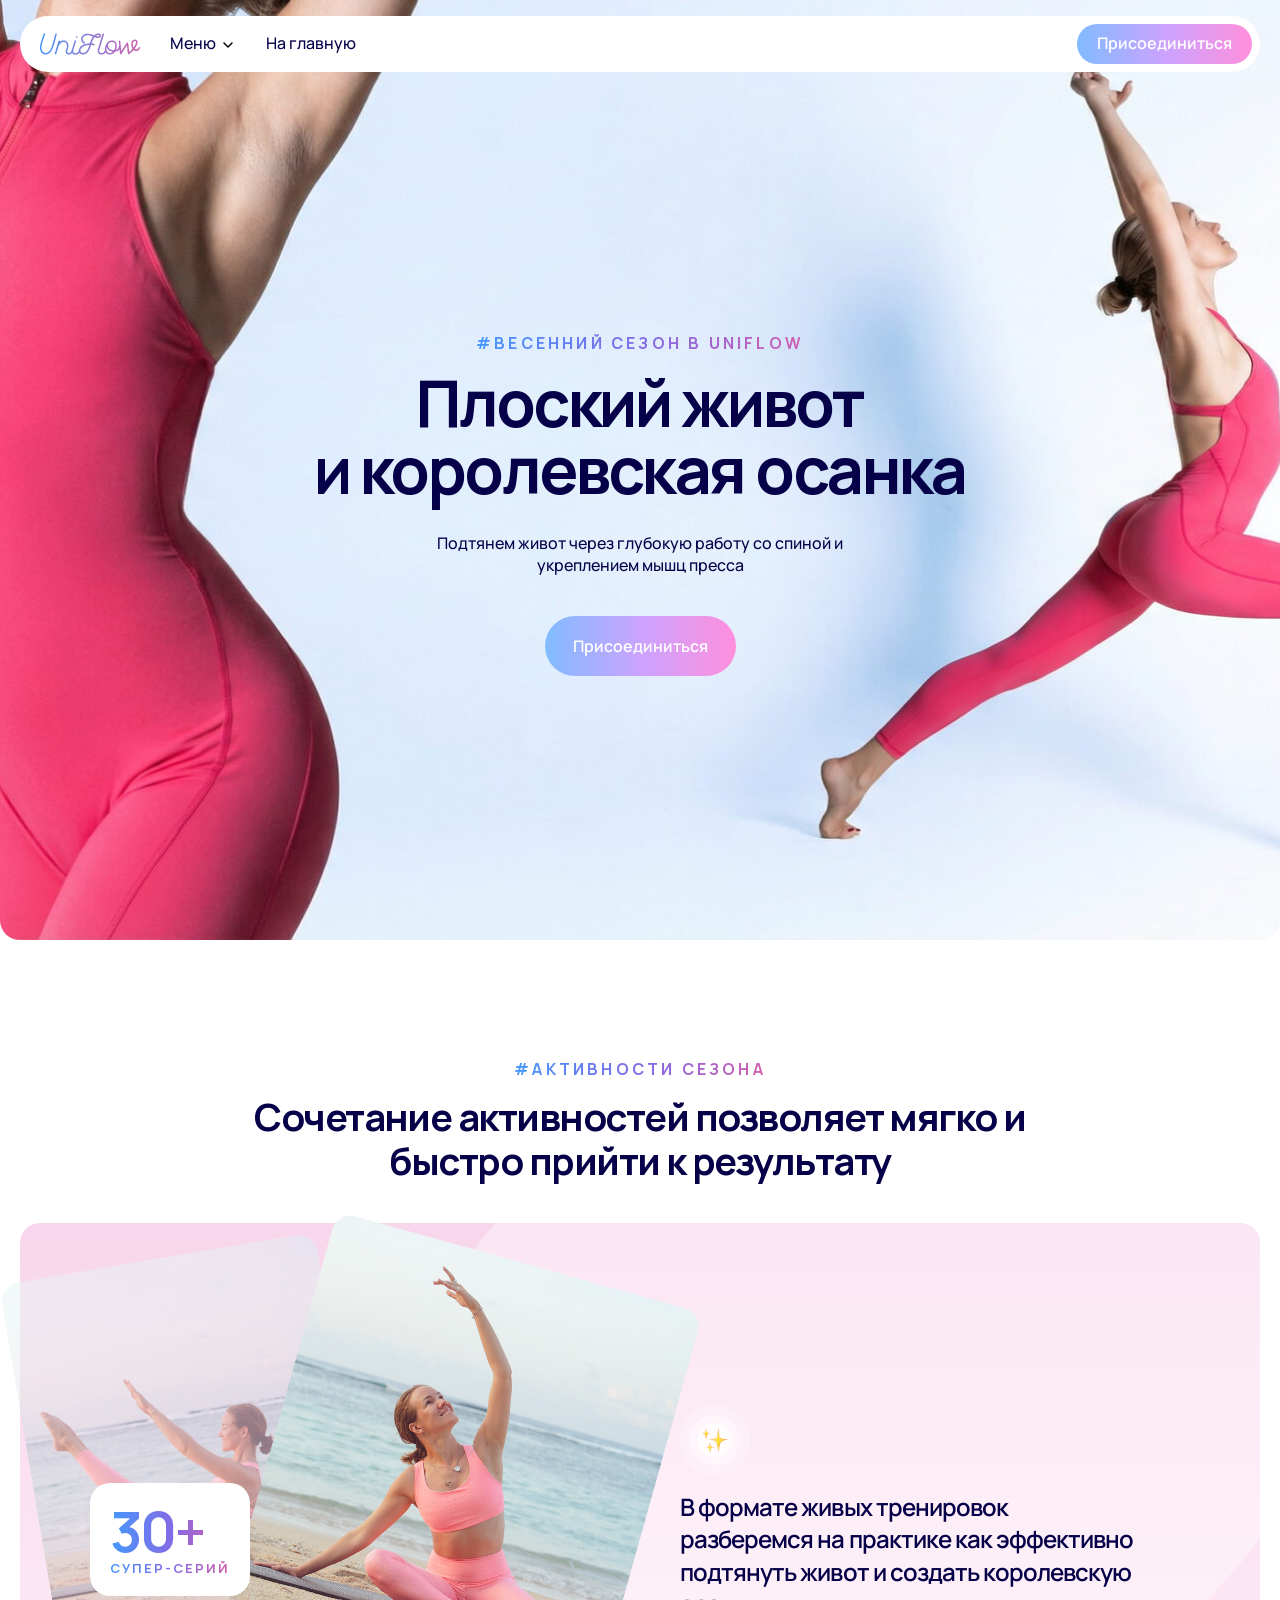
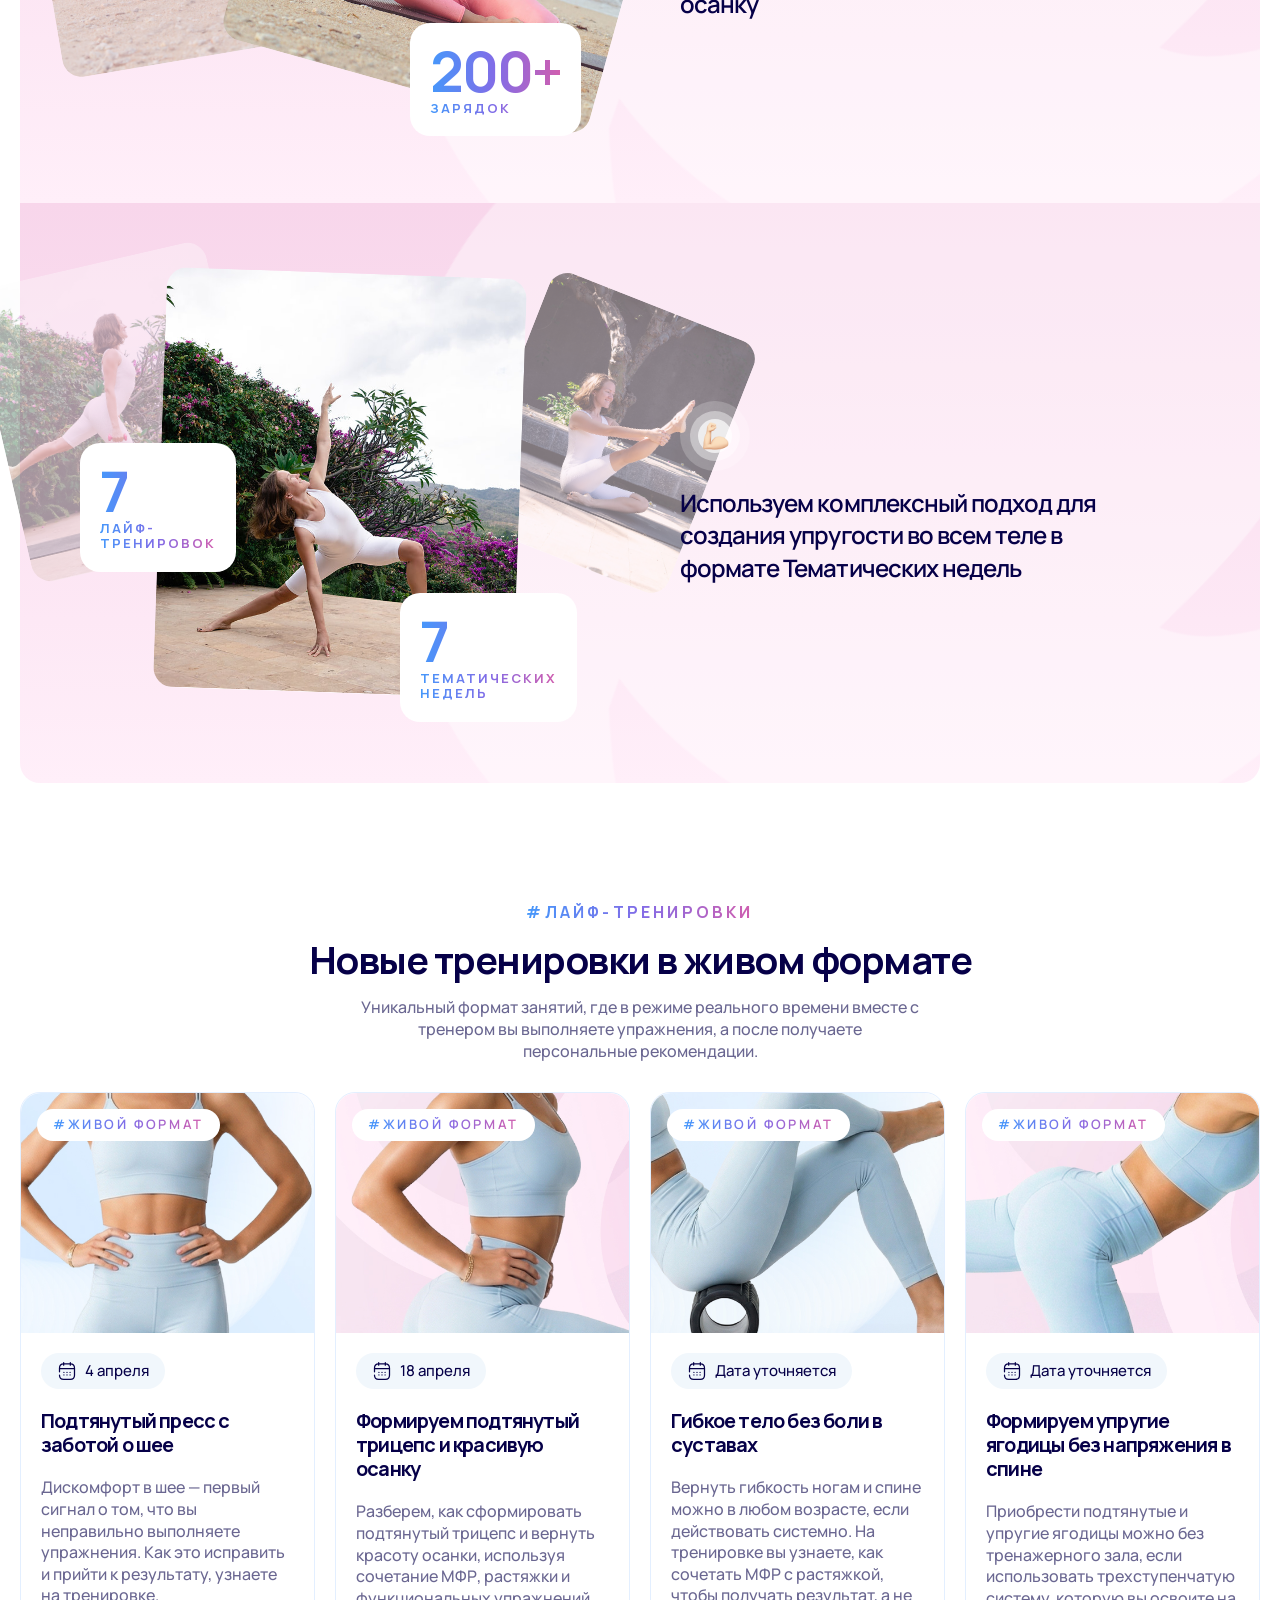
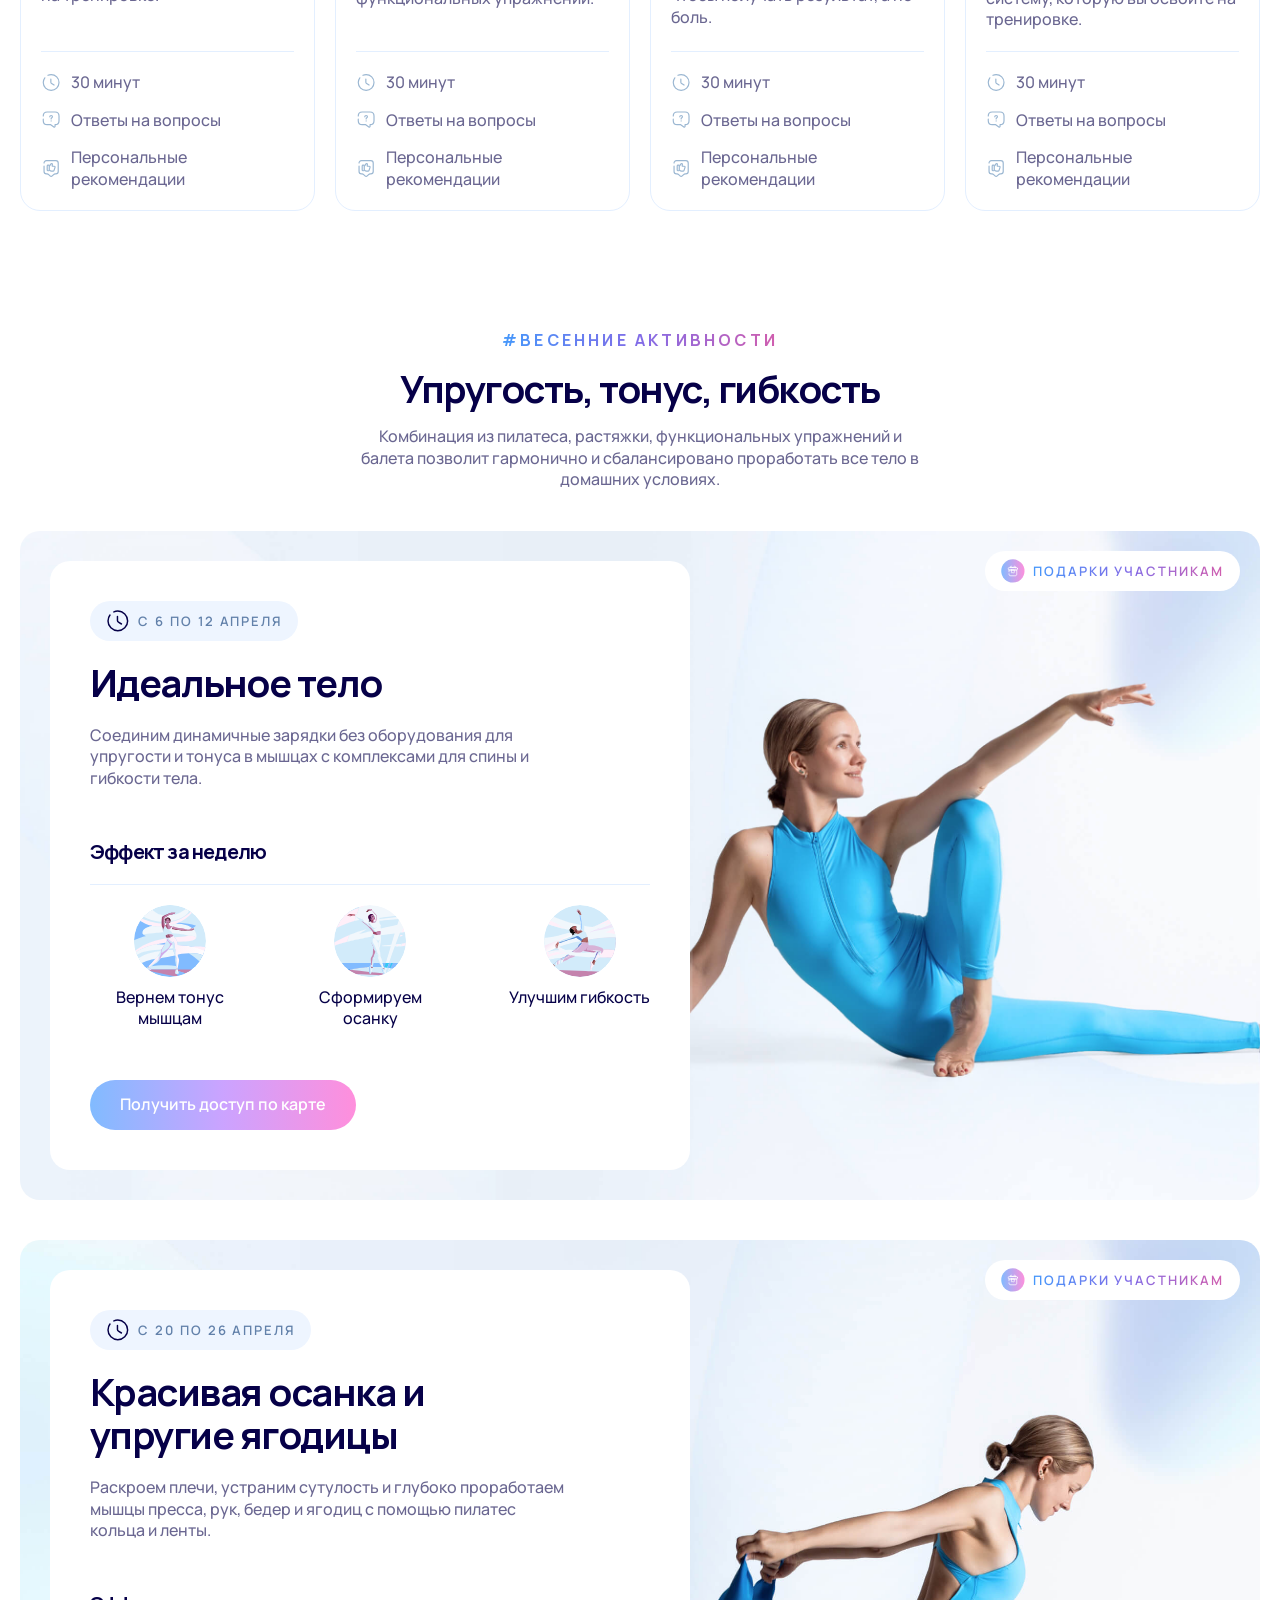
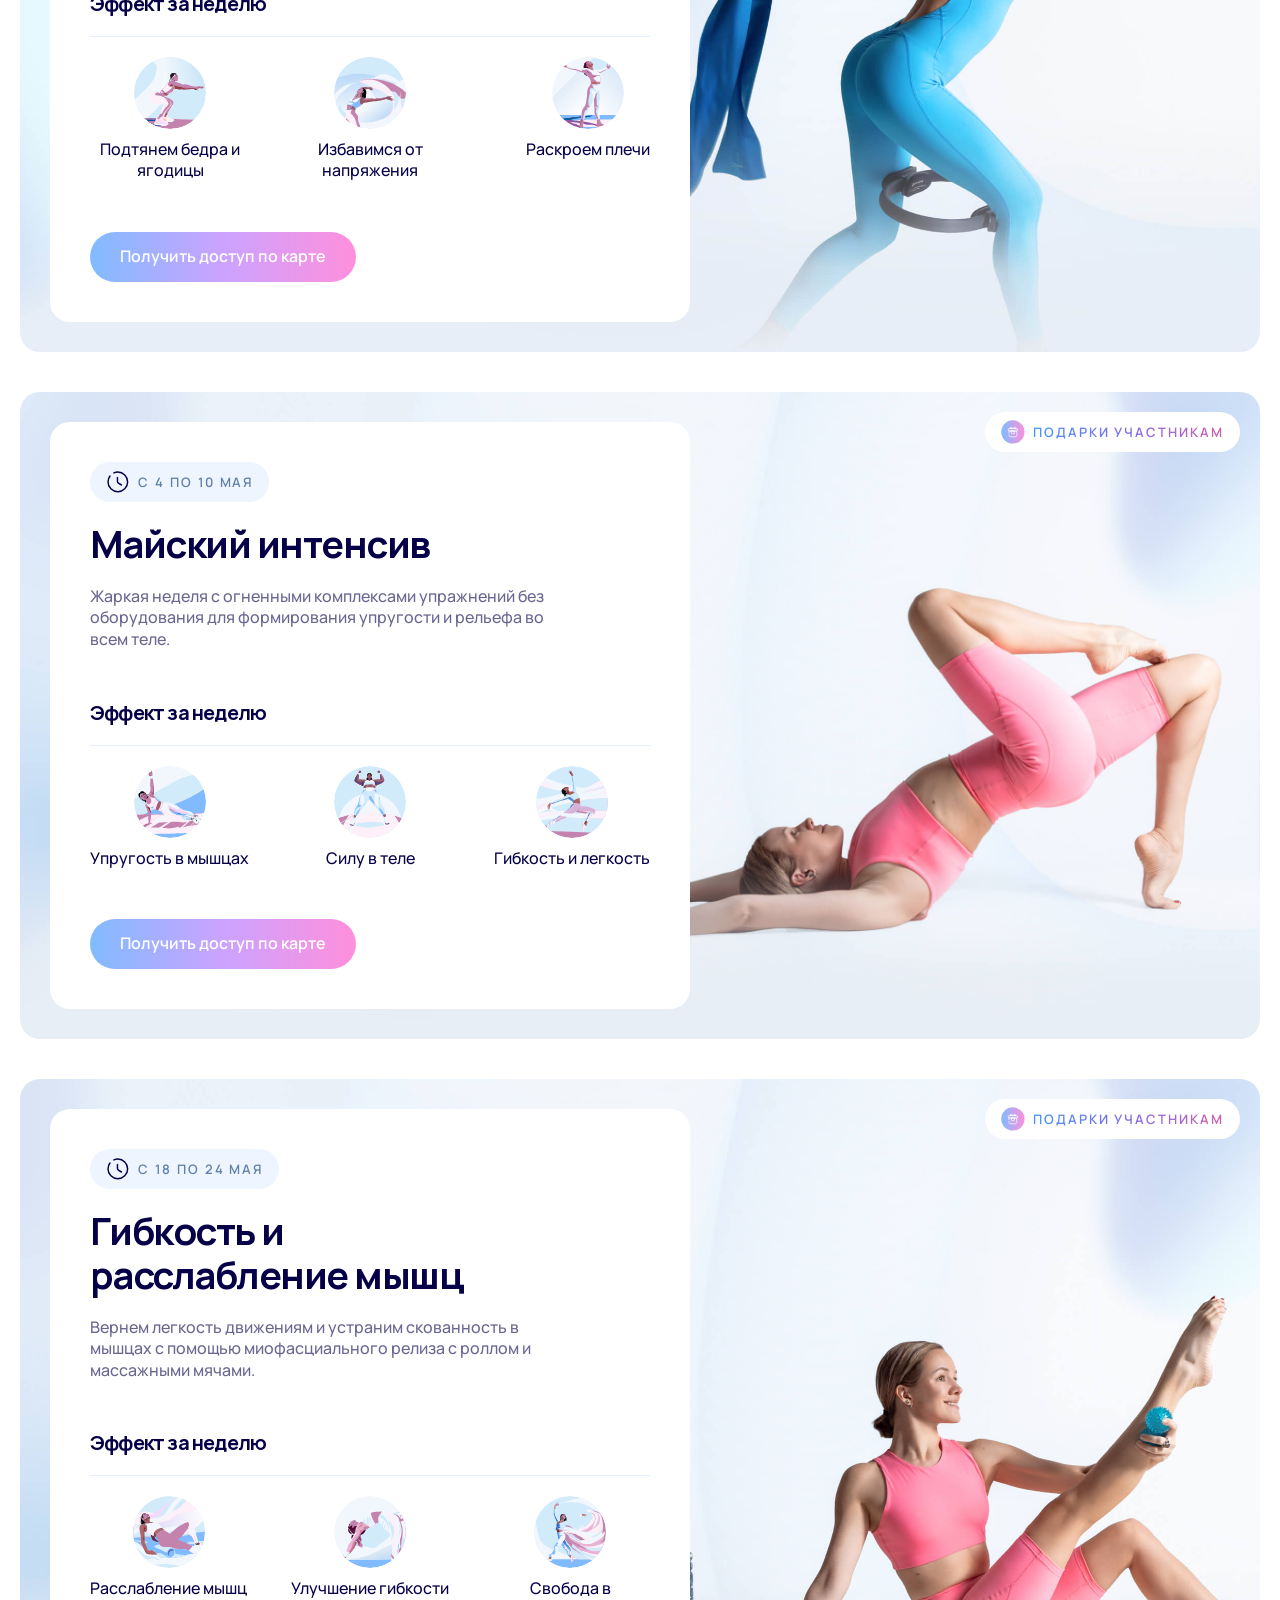
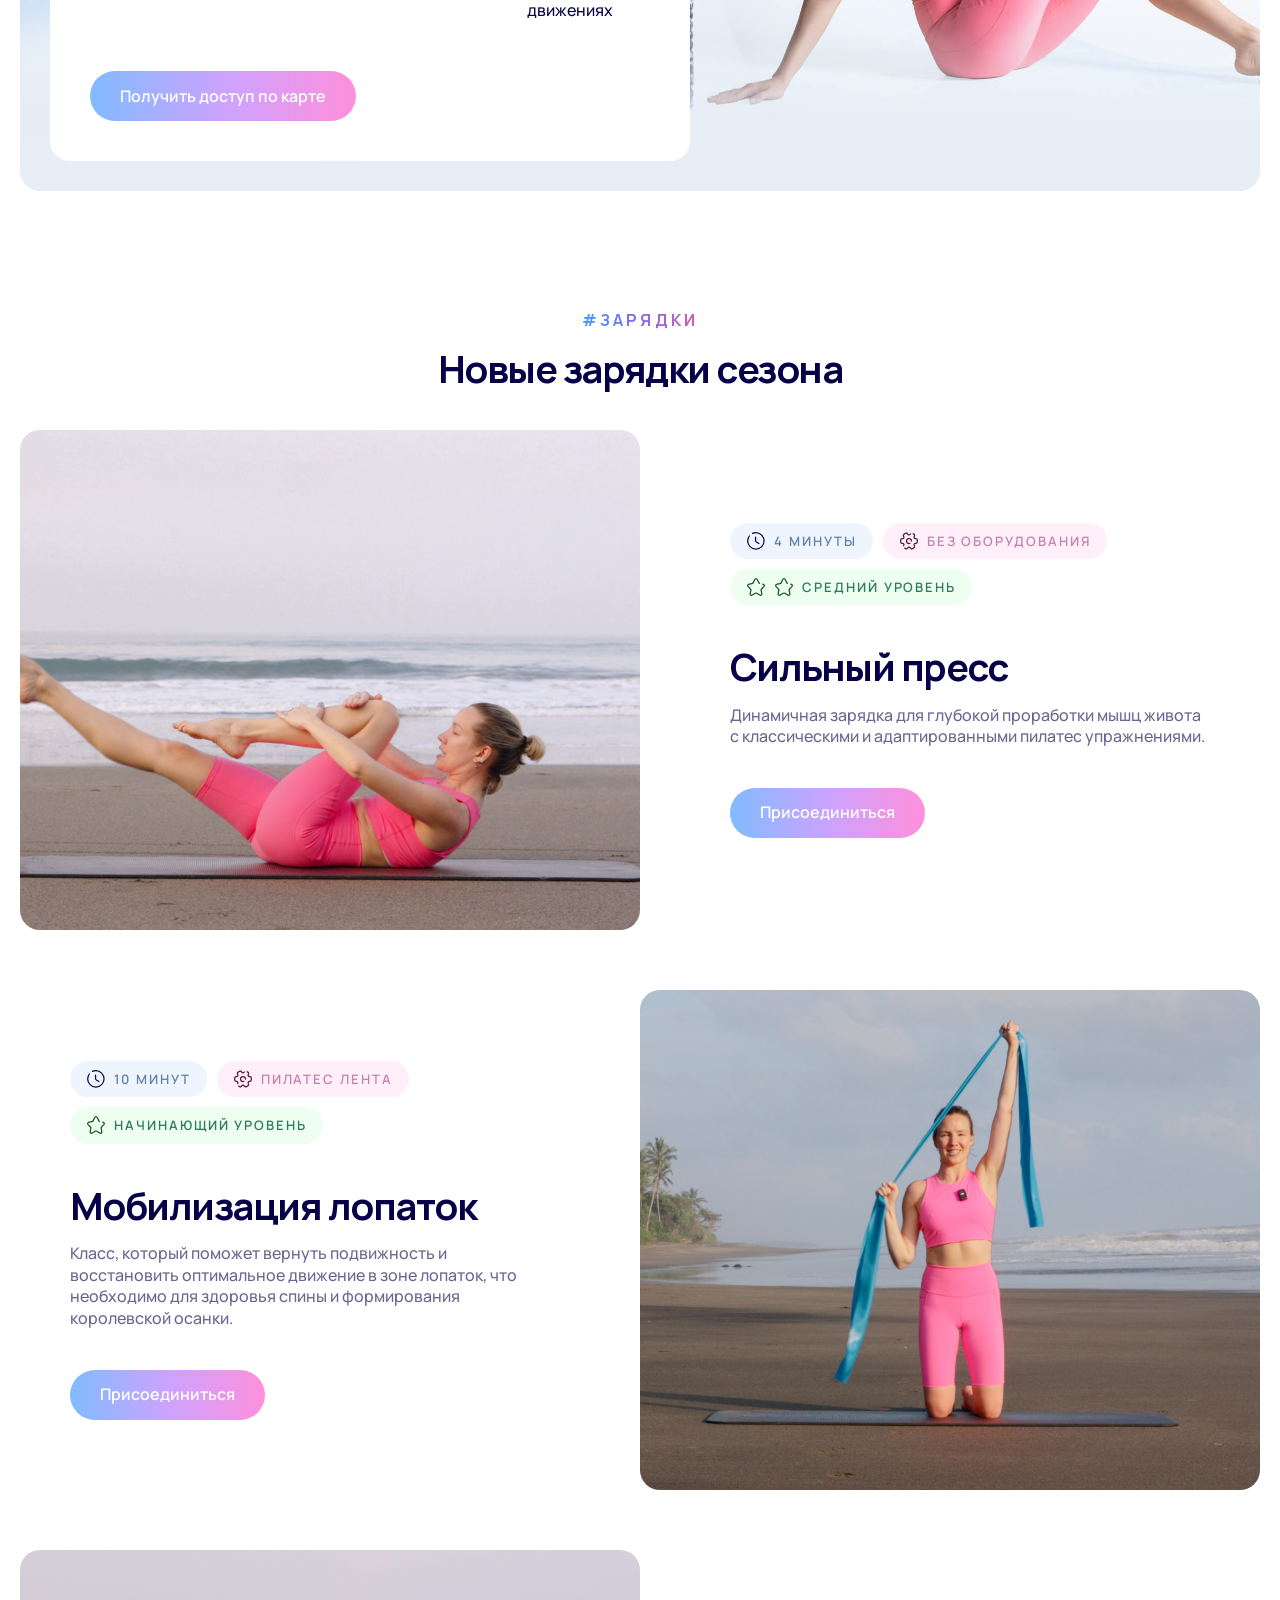
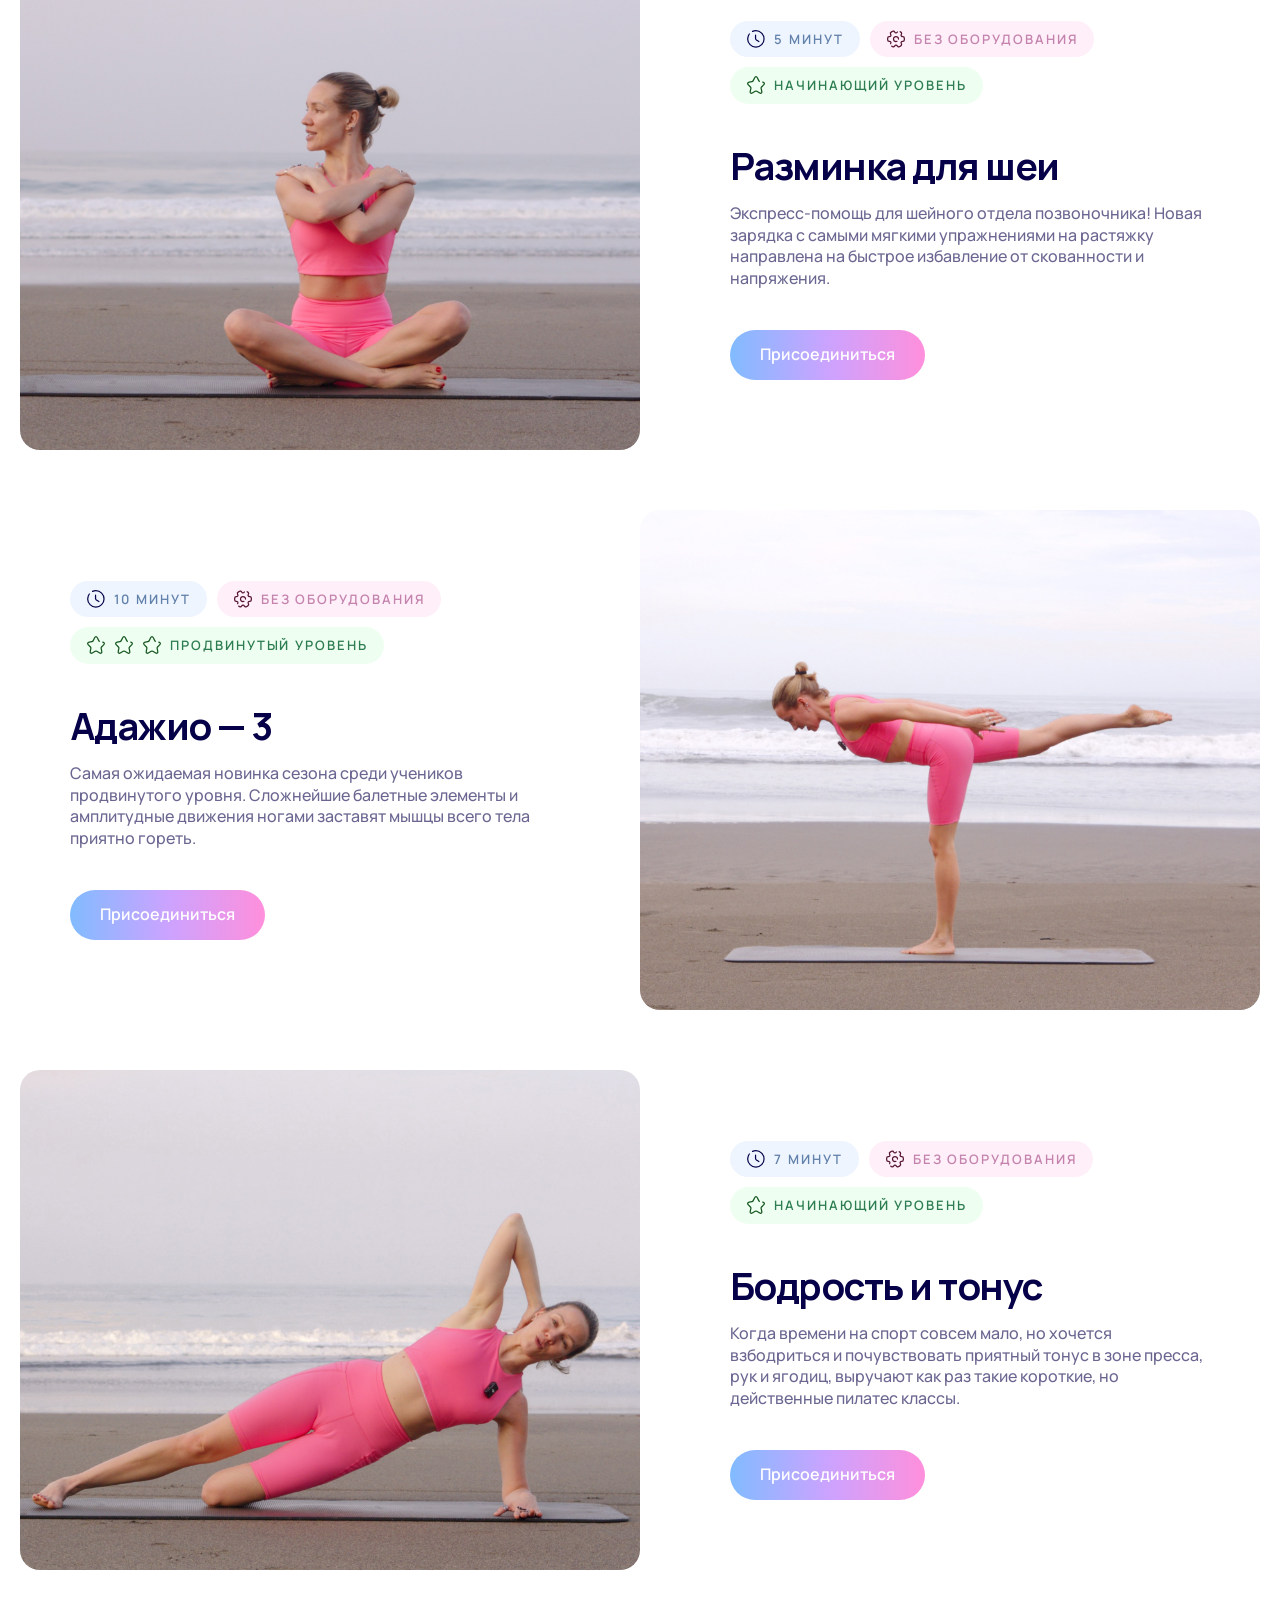
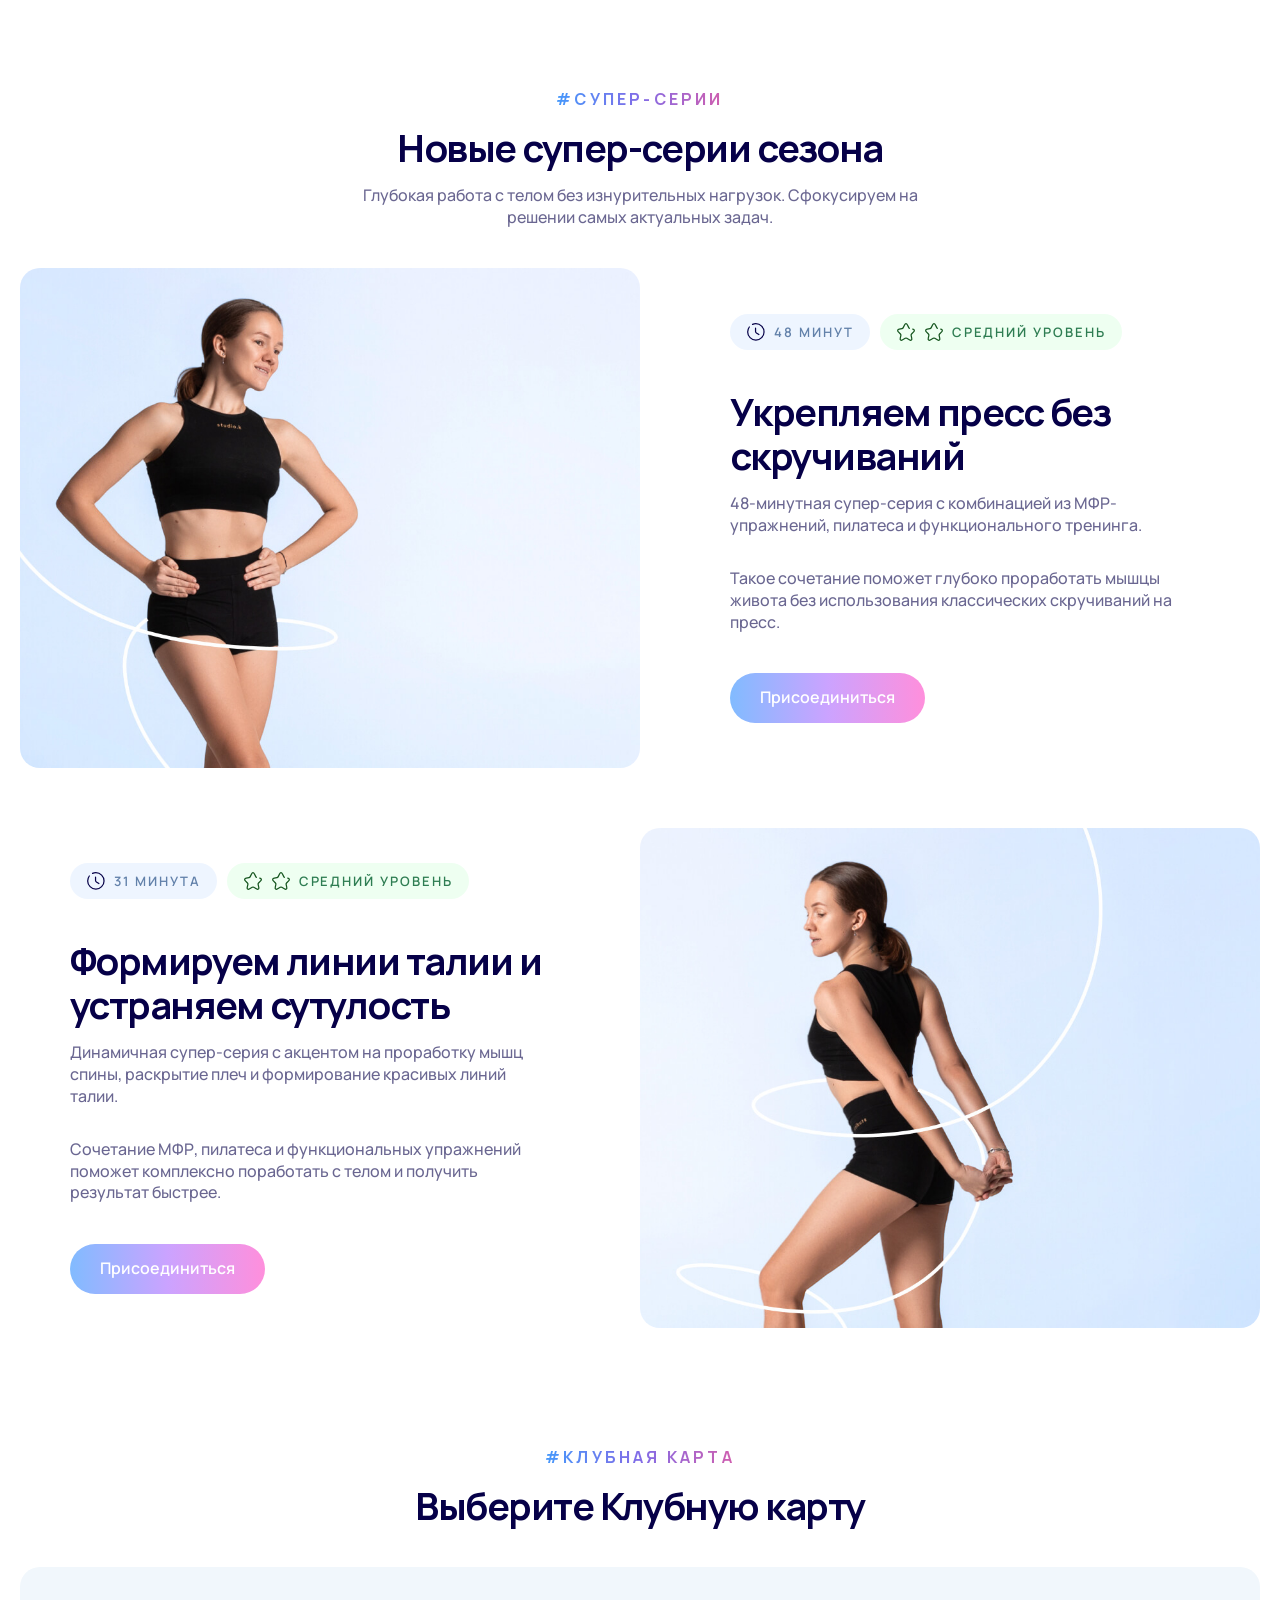
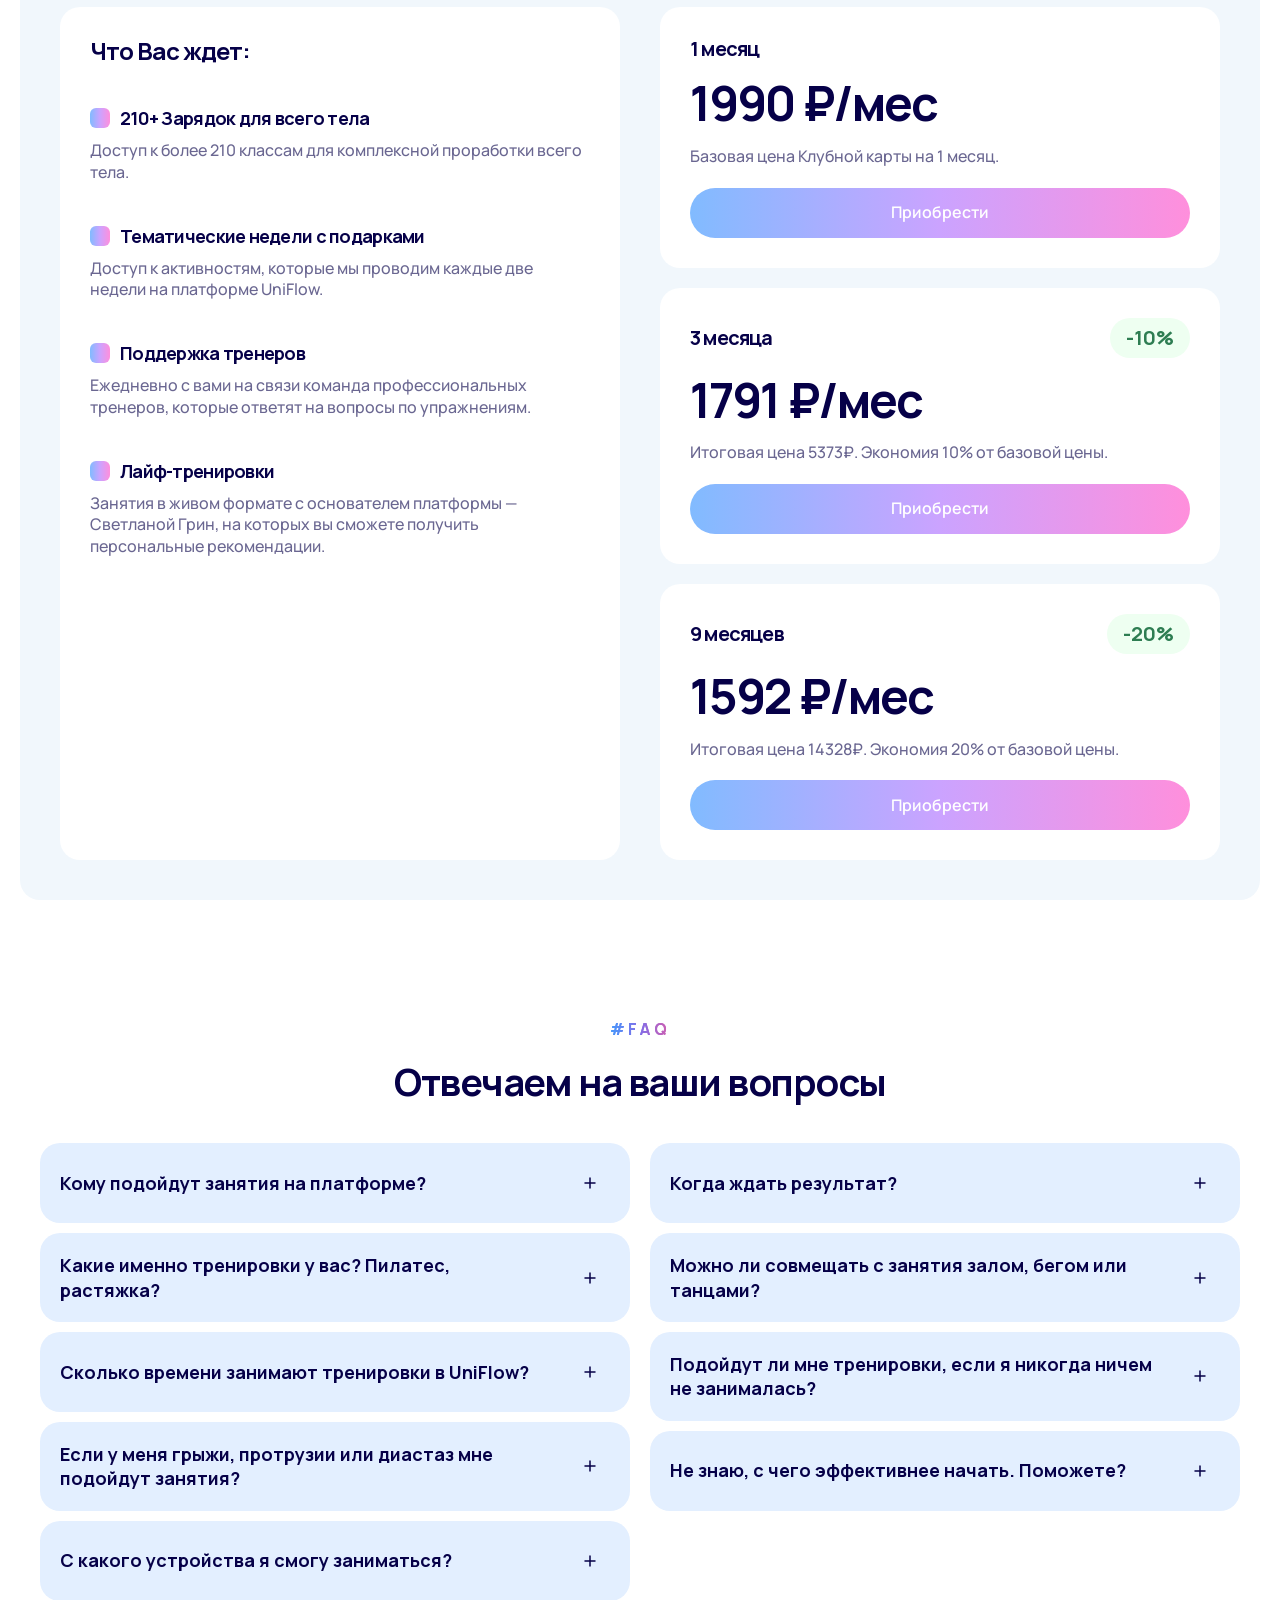
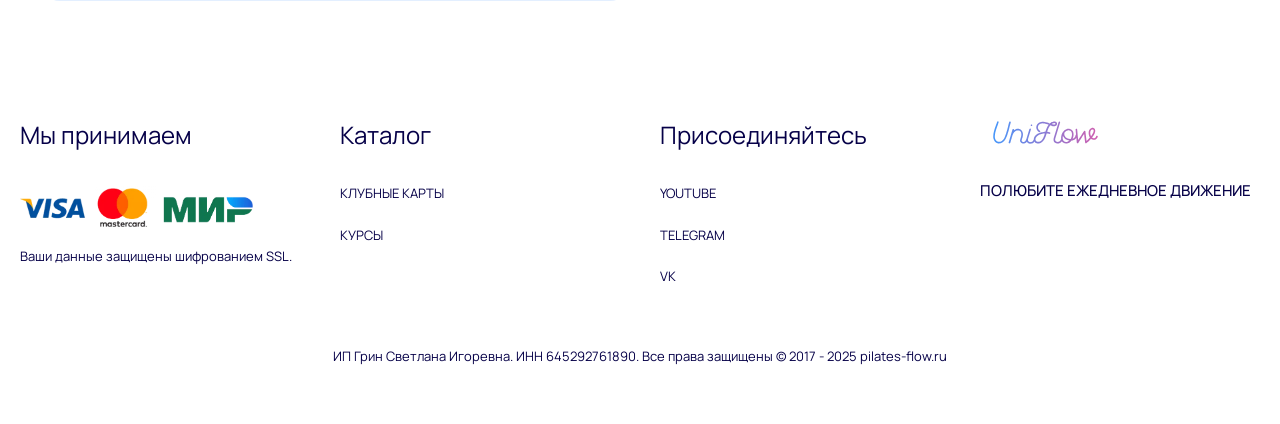
<file: season.html>
<!DOCTYPE html>
<html lang="ru">
  <head>
    <meta charset="UTF-8">
    <meta name="viewport" content="width=device-width, initial-scale=1.0">
    <title>Весенний сезон — UniFlow</title>
    <meta name="description" content="Весенний сезон в UniFlow — плоский живот и королевская осанка">
    <meta name="theme-color" content="#4598FB">
    <link rel="icon" href="./favicon.svg" sizes="any" type="image/svg+xml">
    <link rel="icon" href="./favicon-32.png" sizes="32x32">
    <link rel="apple-touch-icon" href="./apple-touch-icon.png" sizes="180x180">
    <link rel="preload" href="fonts/Manrope-Medium.woff2" as="font" crossorigin="anonymous">
    <link rel="preload" href="fonts/Manrope-SemiBold.woff2" as="font" crossorigin="anonymous">
    <link rel="preload" href="fonts/Manrope-Regular.woff2" as="font" crossorigin="anonymous">
    <link rel="stylesheet" href="styles/style.css?v=1.0.9">
  </head>
  <body class="page">
    <div class="page__header page__header--fixed">
      <div class="page__header-container">
        <div class="main-menu">
          <div class="main-menu__content">
            <div class="main-menu__logo"><img src="img/logo.svg?v=1.0.9" alt="Uniflow"></div>
            <ul class="main-menu__nav">
              <li class="main-menu__nav-item main-menu__nav-item--dropdown"><a class="main-menu__nav-link" href="#">Меню<span class="main-menu__nav-link-icon">
                    <svg aria-hidden="true" width="16" height="16">
                      <use xlink:href="img/sprite/sprite.svg?v=1.0.9#chevron-down"></use>
                    </svg></span></a>
                <div class="main-menu__list-wrapper main-menu__list-wrapper--dropdown-inner">
                  <ul class="main-menu__list main-menu__list--dropdown-inner">
                    <!-- TODO: замени якоря (#aktivnosti, #live-trenirovki, ...) на реальные id секций страницы сезона-->
                    <li><a href="#aktivnosti">Активности</a></li>
                    <li><a href="#live-trenirovki">Лайв-тренировки</a></li>
                    <li><a href="#zaryadki">Зарядки</a></li>
                    <li><a href="#super-serii">Суперсерии</a></li>
                    <li><a href="#klubnaya-karta">Клубные карты</a></li>
                  </ul>
                </div>
              </li>
              <li class="main-menu__nav-item"><a class="main-menu__nav-link" href="https://pilates-flow.ru/">На главную</a></li>
            </ul>
            <div class="main-menu__user-block">
              <div class="main-menu__user-block-item main-menu__user-block-item--mobile-only">
                <button class="button-icon button__open-mobile-menu-js" href="#">
                  <svg aria-hidden="true" width="20" height="20">
                    <use xlink:href="img/sprite/sprite.svg?v=1.0.9#burger"></use>
                  </svg>
                </button>
              </div>
              <div class="main-menu__user-block-item main-menu__user-block-item--desktop-only">
                <button class="button button--main button--s" href="#"><span class="button__content">   <span class="button__text">Присоединиться</span></span></button>
              </div>
            </div>
          </div>
        </div>
      </div>
    </div>
    <div class="season-hero">
      <div class="season-hero__container">
        <div class="season-hero__content">
          <div class="season-hero__tag-title">
            <div class="tag">#ВЕСЕННИЙ СЕЗОН В UNIFLOW</div>
            <h1 class="season-hero__title">Плоский живот<br> и королевская осанка</h1>
          </div>
          <p class="season-hero__desc">Подтянем живот через глубокую работу со спиной и укреплением мышц пресса</p><a class="button button--main button--l season-hero__cta" href="#klubnaya-karta"><span class="button__content">   <span class="button__text">Присоединиться</span></span></a>
        </div>
      </div>
    </div>
    <div class="season-news" id="aktivnosti">
      <div class="season-news__header">
        <div class="tag">#АКТИВНОСТИ СЕЗОНА</div>
        <h2 class="season-news__title">Сочетание активностей позволяет мягко и быстро прийти к результату</h2>
      </div>
      <div class="season-news__rows">
        <div class="season-news__row">
          <div class="season-news__row-decor"><img class="season-news__decor-img" src="img/tild6132-3766-4064-b530-303730393534__08.png" alt="" loading="lazy"></div>
          <div class="season-news__photos">
            <div class="season-news__photo season-news__photo--1"><img src="img/DSC00108-Edit.jpg" alt="Пилатес" loading="lazy"></div>
            <div class="season-news__photo season-news__photo--2"><img src="img/DSC00094-Edit.jpg" alt="Пилатес" loading="lazy"></div>
            <div class="season-news__stat season-news__stat--1">
              <div class="season-news__stat-number">30+</div>
              <div class="season-news__stat-label">СУПЕР-СЕРИЙ</div>
            </div>
            <div class="season-news__stat season-news__stat--2">
              <div class="season-news__stat-number">200+</div>
              <div class="season-news__stat-label">ЗАРЯДОК</div>
            </div>
          </div>
          <div class="season-news__text">
            <div class="season-news__emoji"><span class="season-news__circle season-news__circle--3"></span><span class="season-news__circle season-news__circle--2"></span><span class="season-news__circle season-news__circle--1"></span><img class="season-news__emoji-img" src="img/tild6431-3331-4035-a563-636664623130__06.png" alt="" width="28" height="28" loading="lazy"></div>
            <p class="season-news__desc">В формате живых тренировок разберемся на практике как эффективно подтянуть живот и создать королевскую осанку</p>
          </div>
        </div>
        <div class="season-news__row">
          <div class="season-news__row-decor"><img class="season-news__decor-img" src="img/tild6132-3766-4064-b530-303730393534__08.png" alt="" loading="lazy"></div>
          <div class="season-news__photos">
            <div class="season-news__photo season-news__photo--3"><img src="img/DSC00646.jpg" alt="Пилатес" loading="lazy"></div>
            <div class="season-news__photo season-news__photo--4"><img src="img/DSC00587-Edit.jpg" alt="Пилатес" loading="lazy"></div>
            <div class="season-news__photo season-news__photo--5"><img src="img/DSC00707.jpg" alt="Пилатес" loading="lazy"></div>
            <div class="season-news__stat season-news__stat--3">
              <div class="season-news__stat-number">7</div>
              <div class="season-news__stat-label">ЛАЙФ-<br>ТРЕНИРОВОК</div>
            </div>
            <div class="season-news__stat season-news__stat--4">
              <div class="season-news__stat-number">7</div>
              <div class="season-news__stat-label">ТЕМАТИЧЕСКИХ<br>НЕДЕЛЬ</div>
            </div>
          </div>
          <div class="season-news__text">
            <div class="season-news__emoji"><span class="season-news__circle season-news__circle--3"></span><span class="season-news__circle season-news__circle--2"></span><span class="season-news__circle season-news__circle--1"></span><img class="season-news__emoji-img" src="img/tild3866-3266-4137-b461-393763656638__09.png" alt="" width="28" height="28" loading="lazy"></div>
            <p class="season-news__desc">Используем комплексный подход для создания упругости во всем теле в формате Тематических недель</p>
          </div>
        </div>
      </div>
    </div>
    <div class="season-live" id="live-trenirovki">
      <div class="season-live__header">
        <div class="tag">#ЛАЙФ-ТРЕНИРОВКИ</div>
        <h2 class="season-live__title">Новые тренировки в живом формате</h2>
        <p class="season-live__desc">Уникальный формат занятий, где в режиме реального времени вместе с тренером вы выполняете упражнения, а после получаете персональные рекомендации.</p>
      </div>
      <div class="season-live__nav">
        <button class="season-live__nav-btn season-live__nav-btn--prev" type="button" aria-label="Предыдущая карточка">
          <svg width="20" height="20" viewBox="0 0 20 20" fill="none">
            <path d="M13 4L7 10L13 16" stroke="currentColor" stroke-width="1.5" stroke-linecap="round" stroke-linejoin="round"></path>
          </svg>
        </button>
        <button class="season-live__nav-btn season-live__nav-btn--next" type="button" aria-label="Следующая карточка">
          <svg width="20" height="20" viewBox="0 0 20 20" fill="none">
            <path d="M7 4L13 10L7 16" stroke="currentColor" stroke-width="1.5" stroke-linecap="round" stroke-linejoin="round"></path>
          </svg>
        </button>
      </div>
      <div class="season-live__slider">
        <div class="season-live__track">
          <div class="season-live__card">
            <div class="season-live__card-image"><img class="season-live__card-img" src="img/live-training/press-s-zabotoi-o-shee.jpg" alt="Подтянутый пресс с заботой о шее" loading="lazy">
              <div class="season-live__card-tag"><span class="season-live__card-tag-text">#ЖИВОЙ ФОРМАТ</span></div>
            </div>
            <div class="season-live__card-body">
              <div class="season-live__card-content">
                <div class="season-live__card-date"><img class="season-live__card-date-icon" src="img/icons/live/calendar.svg" alt="" width="16" height="16"><span>4 апреля</span></div>
                <h3 class="season-live__card-title">Подтянутый пресс с заботой о шее</h3>
                <p class="season-live__card-desc">Дискомфорт в шее — первый сигнал о том, что вы неправильно выполняете упражнения. Как это исправить и прийти к результату, узнаете на тренировке.</p>
              </div>
              <div class="season-live__card-bottom">
                <div class="season-live__card-divider"></div>
                <div class="season-live__card-features">
                  <div class="season-live__card-feature"><img class="season-live__card-feature-icon" src="img/icons/live/time.svg" alt="" width="16" height="16"><span>30 минут</span></div>
                  <div class="season-live__card-feature"><img class="season-live__card-feature-icon" src="img/icons/live/questions.svg" alt="" width="16" height="16"><span>Ответы на вопросы</span></div>
                  <div class="season-live__card-feature"><img class="season-live__card-feature-icon" src="img/icons/live/recommendations.svg" alt="" width="16" height="16"><span>Персональные рекомендации</span></div>
                </div>
              </div>
            </div>
          </div>
          <div class="season-live__card">
            <div class="season-live__card-image"><img class="season-live__card-img" src="img/live-training/podtynutii-tritseps-i-osanka.jpg" alt="Формируем подтянутый трицепс и красивую осанку" loading="lazy">
              <div class="season-live__card-tag"><span class="season-live__card-tag-text">#ЖИВОЙ ФОРМАТ</span></div>
            </div>
            <div class="season-live__card-body">
              <div class="season-live__card-content">
                <div class="season-live__card-date"><img class="season-live__card-date-icon" src="img/icons/live/calendar.svg" alt="" width="16" height="16"><span>18 апреля</span></div>
                <h3 class="season-live__card-title">Формируем подтянутый трицепс и красивую осанку</h3>
                <p class="season-live__card-desc">Разберем, как сформировать подтянутый трицепс и вернуть красоту осанки, используя сочетание МФР, растяжки и функциональных упражнений.</p>
              </div>
              <div class="season-live__card-bottom">
                <div class="season-live__card-divider"></div>
                <div class="season-live__card-features">
                  <div class="season-live__card-feature"><img class="season-live__card-feature-icon" src="img/icons/live/time.svg" alt="" width="16" height="16"><span>30 минут</span></div>
                  <div class="season-live__card-feature"><img class="season-live__card-feature-icon" src="img/icons/live/questions.svg" alt="" width="16" height="16"><span>Ответы на вопросы</span></div>
                  <div class="season-live__card-feature"><img class="season-live__card-feature-icon" src="img/icons/live/recommendations.svg" alt="" width="16" height="16"><span>Персональные рекомендации</span></div>
                </div>
              </div>
            </div>
          </div>
          <div class="season-live__card">
            <div class="season-live__card-image"><img class="season-live__card-img" src="img/live-training/gibkoe-telo-bez-boli-v-sustavah.jpg" alt="Гибкое тело без боли в суставах" loading="lazy">
              <div class="season-live__card-tag"><span class="season-live__card-tag-text">#ЖИВОЙ ФОРМАТ</span></div>
            </div>
            <div class="season-live__card-body">
              <div class="season-live__card-content">
                <div class="season-live__card-date"><img class="season-live__card-date-icon" src="img/icons/live/calendar.svg" alt="" width="16" height="16"><span>Дата уточняется</span></div>
                <h3 class="season-live__card-title">Гибкое тело без боли в суставах</h3>
                <p class="season-live__card-desc">Вернуть гибкость ногам и спине можно в любом возрасте, если действовать системно. На тренировке вы узнаете, как сочетать МФР с растяжкой, чтобы получать результат, а не боль.</p>
              </div>
              <div class="season-live__card-bottom">
                <div class="season-live__card-divider"></div>
                <div class="season-live__card-features">
                  <div class="season-live__card-feature"><img class="season-live__card-feature-icon" src="img/icons/live/time.svg" alt="" width="16" height="16"><span>30 минут</span></div>
                  <div class="season-live__card-feature"><img class="season-live__card-feature-icon" src="img/icons/live/questions.svg" alt="" width="16" height="16"><span>Ответы на вопросы</span></div>
                  <div class="season-live__card-feature"><img class="season-live__card-feature-icon" src="img/icons/live/recommendations.svg" alt="" width="16" height="16"><span>Персональные рекомендации</span></div>
                </div>
              </div>
            </div>
          </div>
          <div class="season-live__card">
            <div class="season-live__card-image"><img class="season-live__card-img" src="img/live-training/formiruem-yagoditsi-bez-boli-v-shee_2.jpg" alt="Формируем упругие ягодицы без напряжения в спине" loading="lazy">
              <div class="season-live__card-tag"><span class="season-live__card-tag-text">#ЖИВОЙ ФОРМАТ</span></div>
            </div>
            <div class="season-live__card-body">
              <div class="season-live__card-content">
                <div class="season-live__card-date"><img class="season-live__card-date-icon" src="img/icons/live/calendar.svg" alt="" width="16" height="16"><span>Дата уточняется</span></div>
                <h3 class="season-live__card-title">Формируем упругие ягодицы без напряжения в спине</h3>
                <p class="season-live__card-desc">Приобрести подтянутые и упругие ягодицы можно без тренажерного зала, если использовать трехступенчатую систему, которую вы освоите на тренировке.</p>
              </div>
              <div class="season-live__card-bottom">
                <div class="season-live__card-divider"></div>
                <div class="season-live__card-features">
                  <div class="season-live__card-feature"><img class="season-live__card-feature-icon" src="img/icons/live/time.svg" alt="" width="16" height="16"><span>30 минут</span></div>
                  <div class="season-live__card-feature"><img class="season-live__card-feature-icon" src="img/icons/live/questions.svg" alt="" width="16" height="16"><span>Ответы на вопросы</span></div>
                  <div class="season-live__card-feature"><img class="season-live__card-feature-icon" src="img/icons/live/recommendations.svg" alt="" width="16" height="16"><span>Персональные рекомендации</span></div>
                </div>
              </div>
            </div>
          </div>
        </div>
      </div>
    </div>
    <div class="season-weeks">
      <div class="season-weeks__header">
        <div class="tag">#ВЕСЕННИЕ АКТИВНОСТИ</div>
        <h2 class="season-weeks__title">Упругость, тонус, гибкость</h2>
        <p class="season-weeks__desc">Комбинация из пилатеса, растяжки, функциональных упражнений и балета позволит гармонично и сбалансировано проработать все тело в домашних условиях.</p>
      </div>
      <div class="season-weeks__cards">
        <div class="season-weeks__card season-weeks__card--idealnoe-telo">
          <div class="season-weeks__card-photo">
            <div class="season-weeks__card-badge-gift"><img class="season-weeks__card-badge-gift-icon" src="img/icons/weeks/gift.svg" alt="" width="20" height="20"><span class="season-weeks__card-badge-gift-text">ПОДАРКИ УЧАСТНИКАМ</span></div>
          </div>
          <div class="season-weeks__card-content">
            <div class="season-weeks__card-badge season-weeks__card-badge--blue"><img class="season-weeks__card-badge-icon" src="img/icons/weeks/clock.svg" alt="" width="20" height="20"><span>С 6 ПО 12 АПРЕЛЯ</span></div>
            <h3 class="season-weeks__card-title">Идеальное тело</h3>
            <p class="season-weeks__card-desc">Соединим динамичные зарядки без оборудования для упругости и тонуса в мышцах с комплексами для спины и гибкости тела.</p>
            <div class="season-weeks__card-effect">
              <h4 class="season-weeks__card-effect-title">Эффект за неделю</h4>
              <div class="season-weeks__card-effect-divider"></div>
              <div class="season-weeks__card-effect-features">
                <div class="season-weeks__card-feature">
                  <div class="season-weeks__card-feature-inner"><img class="season-weeks__card-feature-icon" src="img/icons/tonus-circle.svg" alt="" loading="lazy"><span>Вернем тонус мышцам</span></div>
                </div>
                <div class="season-weeks__card-feature">
                  <div class="season-weeks__card-feature-inner"><img class="season-weeks__card-feature-icon" src="img/icons/posture-circle.svg" alt="" loading="lazy"><span>Сформируем осанку</span></div>
                </div>
                <div class="season-weeks__card-feature">
                  <div class="season-weeks__card-feature-inner"><img class="season-weeks__card-feature-icon" src="img/icons/flexibility-circle.svg" alt="" loading="lazy"><span>Улучшим гибкость</span></div>
                </div>
              </div>
            </div><a class="cta-link" href="#klubnaya-karta">Получить доступ по карте</a>
          </div>
        </div>
        <div class="season-weeks__card season-weeks__card--osanka">
          <div class="season-weeks__card-photo">
            <div class="season-weeks__card-badge-gift"><img class="season-weeks__card-badge-gift-icon" src="img/icons/weeks/gift.svg" alt="" width="20" height="20"><span class="season-weeks__card-badge-gift-text">ПОДАРКИ УЧАСТНИКАМ</span></div>
          </div>
          <div class="season-weeks__card-content">
            <div class="season-weeks__card-badge season-weeks__card-badge--blue"><img class="season-weeks__card-badge-icon" src="img/icons/weeks/clock.svg" alt="" width="20" height="20"><span>С 20 ПО 26 АПРЕЛЯ</span></div>
            <h3 class="season-weeks__card-title">Красивая осанка и упругие ягодицы</h3>
            <p class="season-weeks__card-desc">Раскроем плечи, устраним сутулость и глубоко проработаем мышцы пресса, рук, бедер и ягодиц с помощью пилатес кольца и ленты.</p>
            <div class="season-weeks__card-effect">
              <h4 class="season-weeks__card-effect-title">Эффект за неделю</h4>
              <div class="season-weeks__card-effect-divider"></div>
              <div class="season-weeks__card-effect-features">
                <div class="season-weeks__card-feature">
                  <div class="season-weeks__card-feature-inner"><img class="season-weeks__card-feature-icon" src="img/icons/glutes-circle.svg" alt="" loading="lazy"><span>Подтянем бедра и ягодицы</span></div>
                </div>
                <div class="season-weeks__card-feature">
                  <div class="season-weeks__card-feature-inner"><img class="season-weeks__card-feature-icon" src="img/icons/relax-circle.svg" alt="" loading="lazy"><span>Избавимся от напряжения</span></div>
                </div>
                <div class="season-weeks__card-feature">
                  <div class="season-weeks__card-feature-inner"><img class="season-weeks__card-feature-icon" src="img/icons/shoulders-circle.svg" alt="" loading="lazy"><span>Раскроем плечи</span></div>
                </div>
              </div>
            </div><a class="cta-link" href="#klubnaya-karta">Получить доступ по карте</a>
          </div>
        </div>
        <div class="season-weeks__card season-weeks__card--intensiv">
          <div class="season-weeks__card-photo">
            <div class="season-weeks__card-badge-gift"><img class="season-weeks__card-badge-gift-icon" src="img/icons/weeks/gift.svg" alt="" width="20" height="20"><span class="season-weeks__card-badge-gift-text">ПОДАРКИ УЧАСТНИКАМ</span></div>
          </div>
          <div class="season-weeks__card-content">
            <div class="season-weeks__card-badge season-weeks__card-badge--blue"><img class="season-weeks__card-badge-icon" src="img/icons/weeks/clock.svg" alt="" width="20" height="20"><span>С 4 ПО 10 МАЯ</span></div>
            <h3 class="season-weeks__card-title">Майский интенсив</h3>
            <p class="season-weeks__card-desc">Жаркая неделя с огненными комплексами упражнений без оборудования для формирования упругости и рельефа во всем теле.</p>
            <div class="season-weeks__card-effect">
              <h4 class="season-weeks__card-effect-title">Эффект за неделю</h4>
              <div class="season-weeks__card-effect-divider"></div>
              <div class="season-weeks__card-effect-features">
                <div class="season-weeks__card-feature">
                  <div class="season-weeks__card-feature-inner"><img class="season-weeks__card-feature-icon" src="img/icons/elasticity-circle.svg" alt="" loading="lazy"><span>Упругость в мышцах</span></div>
                </div>
                <div class="season-weeks__card-feature">
                  <div class="season-weeks__card-feature-inner"><img class="season-weeks__card-feature-icon" src="img/icons/strength-circle.svg" alt="" loading="lazy"><span>Силу в теле</span></div>
                </div>
                <div class="season-weeks__card-feature">
                  <div class="season-weeks__card-feature-inner"><img class="season-weeks__card-feature-icon" src="img/icons/flexibility-circle.svg" alt="" loading="lazy"><span>Гибкость и легкость</span></div>
                </div>
              </div>
            </div><a class="cta-link" href="#klubnaya-karta">Получить доступ по карте</a>
          </div>
        </div>
        <div class="season-weeks__card season-weeks__card--gibkost">
          <div class="season-weeks__card-photo">
            <div class="season-weeks__card-badge-gift"><img class="season-weeks__card-badge-gift-icon" src="img/icons/weeks/gift.svg" alt="" width="20" height="20"><span class="season-weeks__card-badge-gift-text">ПОДАРКИ УЧАСТНИКАМ</span></div>
          </div>
          <div class="season-weeks__card-content">
            <div class="season-weeks__card-badge season-weeks__card-badge--blue"><img class="season-weeks__card-badge-icon" src="img/icons/weeks/clock.svg" alt="" width="20" height="20"><span>С 18 ПО 24 МАЯ</span></div>
            <h3 class="season-weeks__card-title">Гибкость и расслабление мышц</h3>
            <p class="season-weeks__card-desc">Вернем легкость движениям и устраним скованность в мышцах с помощью миофасциального релиза с роллом и массажными мячами.</p>
            <div class="season-weeks__card-effect">
              <h4 class="season-weeks__card-effect-title">Эффект за неделю</h4>
              <div class="season-weeks__card-effect-divider"></div>
              <div class="season-weeks__card-effect-features">
                <div class="season-weeks__card-feature">
                  <div class="season-weeks__card-feature-inner"><img class="season-weeks__card-feature-icon" src="img/icons/muscle-relax-circle.svg" alt="" loading="lazy"><span>Расслабление мышц</span></div>
                </div>
                <div class="season-weeks__card-feature">
                  <div class="season-weeks__card-feature-inner"><img class="season-weeks__card-feature-icon" src="img/icons/improve-flex-circle.svg" alt="" loading="lazy"><span>Улучшение гибкости</span></div>
                </div>
                <div class="season-weeks__card-feature">
                  <div class="season-weeks__card-feature-inner"><img class="season-weeks__card-feature-icon" src="img/icons/freedom-circle.svg" alt="" loading="lazy"><span>Свобода в движениях</span></div>
                </div>
              </div>
            </div><a class="cta-link" href="#klubnaya-karta">Получить доступ по карте</a>
          </div>
        </div>
      </div>
    </div>
    <div class="season-charges" id="zaryadki">
      <div class="season-charges__header">
        <div class="tag">#ЗАРЯДКИ</div>
        <h2 class="season-charges__title">Новые зарядки сезона</h2>
      </div>
      <div class="season-charges__cards">
        <div class="season-charges__card">
          <div class="season-charges__card-photo"><img src="img/zaryadki/silniy-press.jpg" alt="Сильный пресс" loading="lazy"></div>
          <div class="season-charges__card-content">
            <div class="season-charges__card-tags">
              <div class="season-charges__card-tags-row">
                <div class="season-charges__card-tag season-charges__card-tag--blue"><img class="season-charges__card-tag-icon" src="img/icons/charges/clock.svg" alt="" width="16" height="16"><span>4 МИНУТЫ</span></div>
                <div class="season-charges__card-tag season-charges__card-tag--pink"><img class="season-charges__card-tag-icon" src="img/icons/charges/settings.svg" alt="" width="16" height="16"><span>БЕЗ ОБОРУДОВАНИЯ</span></div>
              </div>
              <div class="season-charges__card-tags-row">
                <div class="season-charges__card-tag season-charges__card-tag--green"><img class="season-charges__card-tag-icon" src="img/icons/charges/star.svg" alt="" width="16" height="16"><img class="season-charges__card-tag-icon" src="img/icons/charges/star.svg" alt="" width="16" height="16"><span>СРЕДНИЙ УРОВЕНЬ</span></div>
              </div>
            </div>
            <div class="season-charges__card-text">
              <h3 class="season-charges__card-title">Сильный пресс</h3>
              <p class="season-charges__card-desc">Динамичная зарядка для глубокой проработки мышц живота с классическими и адаптированными пилатес упражнениями.</p>
            </div><a class="cta-link" href="#klubnaya-karta">Присоединиться</a>
          </div>
        </div>
        <div class="season-charges__card season-charges__card--reverse">
          <div class="season-charges__card-photo"><img src="img/zaryadki/mobilizatsiya-lopatok.jpg" alt="Мобилизация лопаток" loading="lazy"></div>
          <div class="season-charges__card-content">
            <div class="season-charges__card-tags">
              <div class="season-charges__card-tags-row">
                <div class="season-charges__card-tag season-charges__card-tag--blue"><img class="season-charges__card-tag-icon" src="img/icons/charges/clock.svg" alt="" width="16" height="16"><span>10 МИНУТ</span></div>
                <div class="season-charges__card-tag season-charges__card-tag--pink"><img class="season-charges__card-tag-icon" src="img/icons/charges/settings.svg" alt="" width="16" height="16"><span>ПИЛАТЕС ЛЕНТА</span></div>
              </div>
              <div class="season-charges__card-tags-row">
                <div class="season-charges__card-tag season-charges__card-tag--green"><img class="season-charges__card-tag-icon" src="img/icons/charges/star.svg" alt="" width="16" height="16"><span>НАЧИНАЮЩИЙ УРОВЕНЬ</span></div>
              </div>
            </div>
            <div class="season-charges__card-text">
              <h3 class="season-charges__card-title">Мобилизация лопаток</h3>
              <p class="season-charges__card-desc">Класс, который поможет вернуть подвижность и восстановить оптимальное движение в зоне лопаток, что необходимо для здоровья спины и формирования королевской осанки.</p>
            </div><a class="cta-link" href="#klubnaya-karta">Присоединиться</a>
          </div>
        </div>
        <div class="season-charges__card">
          <div class="season-charges__card-photo"><img src="img/zaryadki/razminka-dlya-sheii.jpg" alt="Разминка для шеи" loading="lazy"></div>
          <div class="season-charges__card-content">
            <div class="season-charges__card-tags">
              <div class="season-charges__card-tags-row">
                <div class="season-charges__card-tag season-charges__card-tag--blue"><img class="season-charges__card-tag-icon" src="img/icons/charges/clock.svg" alt="" width="16" height="16"><span>5 МИНУТ</span></div>
                <div class="season-charges__card-tag season-charges__card-tag--pink"><img class="season-charges__card-tag-icon" src="img/icons/charges/settings.svg" alt="" width="16" height="16"><span>БЕЗ ОБОРУДОВАНИЯ</span></div>
              </div>
              <div class="season-charges__card-tags-row">
                <div class="season-charges__card-tag season-charges__card-tag--green"><img class="season-charges__card-tag-icon" src="img/icons/charges/star.svg" alt="" width="16" height="16"><span>НАЧИНАЮЩИЙ УРОВЕНЬ</span></div>
              </div>
            </div>
            <div class="season-charges__card-text">
              <h3 class="season-charges__card-title">Разминка для шеи</h3>
              <p class="season-charges__card-desc">Экспресс-помощь для шейного отдела позвоночника! Новая зарядка с самыми мягкими упражнениями на растяжку направлена на быстрое избавление от скованности и напряжения.</p>
            </div><a class="cta-link" href="#klubnaya-karta">Присоединиться</a>
          </div>
        </div>
        <div class="season-charges__card season-charges__card--reverse">
          <div class="season-charges__card-photo"><img src="img/zaryadki/adazio-3.jpg" alt="Адажио — 3" loading="lazy"></div>
          <div class="season-charges__card-content">
            <div class="season-charges__card-tags">
              <div class="season-charges__card-tags-row">
                <div class="season-charges__card-tag season-charges__card-tag--blue"><img class="season-charges__card-tag-icon" src="img/icons/charges/clock.svg" alt="" width="16" height="16"><span>10 МИНУТ</span></div>
                <div class="season-charges__card-tag season-charges__card-tag--pink"><img class="season-charges__card-tag-icon" src="img/icons/charges/settings.svg" alt="" width="16" height="16"><span>БЕЗ ОБОРУДОВАНИЯ</span></div>
              </div>
              <div class="season-charges__card-tags-row">
                <div class="season-charges__card-tag season-charges__card-tag--green"><img class="season-charges__card-tag-icon" src="img/icons/charges/star.svg" alt="" width="16" height="16"><img class="season-charges__card-tag-icon" src="img/icons/charges/star.svg" alt="" width="16" height="16"><img class="season-charges__card-tag-icon" src="img/icons/charges/star.svg" alt="" width="16" height="16"><span>ПРОДВИНУТЫЙ УРОВЕНЬ</span></div>
              </div>
            </div>
            <div class="season-charges__card-text">
              <h3 class="season-charges__card-title">Адажио — 3</h3>
              <p class="season-charges__card-desc">Самая ожидаемая новинка сезона среди учеников продвинутого уровня. Сложнейшие балетные элементы и амплитудные движения ногами заставят мышцы всего тела приятно гореть.</p>
            </div><a class="cta-link" href="#klubnaya-karta">Присоединиться</a>
          </div>
        </div>
        <div class="season-charges__card">
          <div class="season-charges__card-photo"><img src="img/zaryadki/bodrost-i-tonus.jpg" alt="Бодрость и тонус" loading="lazy"></div>
          <div class="season-charges__card-content">
            <div class="season-charges__card-tags">
              <div class="season-charges__card-tags-row">
                <div class="season-charges__card-tag season-charges__card-tag--blue"><img class="season-charges__card-tag-icon" src="img/icons/charges/clock.svg" alt="" width="16" height="16"><span>7 МИНУТ</span></div>
                <div class="season-charges__card-tag season-charges__card-tag--pink"><img class="season-charges__card-tag-icon" src="img/icons/charges/settings.svg" alt="" width="16" height="16"><span>БЕЗ ОБОРУДОВАНИЯ</span></div>
              </div>
              <div class="season-charges__card-tags-row">
                <div class="season-charges__card-tag season-charges__card-tag--green"><img class="season-charges__card-tag-icon" src="img/icons/charges/star.svg" alt="" width="16" height="16"><span>НАЧИНАЮЩИЙ УРОВЕНЬ</span></div>
              </div>
            </div>
            <div class="season-charges__card-text">
              <h3 class="season-charges__card-title">Бодрость и тонус</h3>
              <p class="season-charges__card-desc">Когда времени на спорт совсем мало, но хочется взбодриться и почувствовать приятный тонус в зоне пресса, рук и ягодиц, выручают как раз такие короткие, но действенные пилатес классы.</p>
            </div><a class="cta-link" href="#klubnaya-karta">Присоединиться</a>
          </div>
        </div>
      </div>
    </div>
    <div class="season-series" id="super-serii">
      <div class="season-series__header">
        <div class="tag">#СУПЕР-СЕРИИ</div>
        <h2 class="season-series__title">Новые супер-серии сезона</h2>
        <p class="season-series__header-desc">Глубокая работа с телом без изнурительных нагрузок. Сфокусируем на решении самых актуальных задач.</p>
      </div>
      <div class="season-series__cards">
        <div class="season-series__card">
          <div class="season-series__card-photo"><img src="img/super-serii/ukreplyaem-press-bez-skruchivaniy.jpg" alt="Укрепляем пресс без скручиваний" loading="lazy"></div>
          <div class="season-series__card-content">
            <div class="season-series__card-tags">
              <div class="season-series__card-tag season-series__card-tag--blue"><img class="season-series__card-tag-icon" src="img/icons/charges/clock.svg" alt="" width="16" height="16"><span>48 МИНУТ</span></div>
              <div class="season-series__card-tag season-series__card-tag--green"><img class="season-series__card-tag-icon" src="img/icons/charges/star.svg" alt="" width="16" height="16"><img class="season-series__card-tag-icon" src="img/icons/charges/star.svg" alt="" width="16" height="16"><span>СРЕДНИЙ УРОВЕНЬ</span></div>
            </div>
            <div class="season-series__card-text">
              <h3 class="season-series__card-title">Укрепляем пресс без скручиваний</h3>
              <p class="season-series__card-desc">48-минутная супер-серия с комбинацией из МФР-упражнений, пилатеса и функционального тренинга.</p>
              <p class="season-series__card-desc">Такое сочетание поможет глубоко проработать мышцы живота без использования классических скручиваний на пресс.</p>
            </div><a class="cta-link" href="#klubnaya-karta">Присоединиться</a>
          </div>
        </div>
        <div class="season-series__card season-series__card--reverse">
          <div class="season-series__card-photo"><img src="img/super-serii/formiruem-linii-talii-i-ustranyaem-sutulost.jpg" alt="Формируем линии талии и устраняем сутулость" loading="lazy"></div>
          <div class="season-series__card-content">
            <div class="season-series__card-tags">
              <div class="season-series__card-tag season-series__card-tag--blue"><img class="season-series__card-tag-icon" src="img/icons/charges/clock.svg" alt="" width="16" height="16"><span>31 МИНУТА</span></div>
              <div class="season-series__card-tag season-series__card-tag--green"><img class="season-series__card-tag-icon" src="img/icons/charges/star.svg" alt="" width="16" height="16"><img class="season-series__card-tag-icon" src="img/icons/charges/star.svg" alt="" width="16" height="16"><span>СРЕДНИЙ УРОВЕНЬ</span></div>
            </div>
            <div class="season-series__card-text">
              <h3 class="season-series__card-title">Формируем линии талии и устраняем сутулость</h3>
              <p class="season-series__card-desc">Динамичная супер-серия с акцентом на проработку мышц спины, раскрытие плеч и формирование красивых линий талии.</p>
              <p class="season-series__card-desc">Сочетание МФР, пилатеса и функциональных упражнений поможет комплексно поработать с телом и получить результат быстрее.</p>
            </div><a class="cta-link" href="#klubnaya-karta">Присоединиться</a>
          </div>
        </div>
      </div>
    </div>
    <div class="season-pricing" id="klubnaya-karta">
      <div class="season-pricing__header">
        <div class="tag">#КЛУБНАЯ КАРТА</div>
        <h2 class="season-pricing__title">Выберите Клубную карту</h2>
      </div>
      <div class="season-pricing__body">
        <div class="season-pricing__features">
          <h3 class="season-pricing__features-title">Что Вас ждет:</h3>
          <div class="season-pricing__feature">
            <div class="season-pricing__feature-header">
              <div class="season-pricing__feature-icon"></div><span>210+ Зарядок для всего тела</span>
            </div>
            <p class="season-pricing__feature-desc">Доступ к более 210 классам для комплексной проработки всего тела.</p>
          </div>
          <div class="season-pricing__feature">
            <div class="season-pricing__feature-header">
              <div class="season-pricing__feature-icon"></div><span>Тематические недели с подарками</span>
            </div>
            <p class="season-pricing__feature-desc">Доступ к активностям, которые мы проводим каждые две недели на платформе UniFlow.</p>
          </div>
          <div class="season-pricing__feature">
            <div class="season-pricing__feature-header">
              <div class="season-pricing__feature-icon"></div><span>Поддержка тренеров</span>
            </div>
            <p class="season-pricing__feature-desc">Ежедневно с вами на связи команда профессиональных тренеров, которые ответят на вопросы по упражнениям.</p>
          </div>
          <div class="season-pricing__feature">
            <div class="season-pricing__feature-header">
              <div class="season-pricing__feature-icon"></div><span>Лайф-тренировки</span>
            </div>
            <p class="season-pricing__feature-desc">Занятия в живом формате с основателем платформы — Светланой Грин, на которых вы сможете получить персональные рекомендации.</p>
          </div>
        </div>
        <div class="season-pricing__prices">
          <div class="season-pricing__price-card">
            <div class="season-pricing__price-info">
              <div class="season-pricing__price-period">1 месяц</div>
              <div class="season-pricing__price-value">1990 ₽/мес</div>
              <p class="season-pricing__price-note">Базовая цена Клубной карты на 1 месяц.</p>
            </div><a class="cta-link" href="#">Приобрести</a>
          </div>
          <div class="season-pricing__price-card">
            <div class="season-pricing__price-info">
              <div class="season-pricing__price-header">
                <div class="season-pricing__price-period">3 месяца</div>
                <div class="season-pricing__price-badge">-10%</div>
              </div>
              <div class="season-pricing__price-value">1791 ₽/мес</div>
              <p class="season-pricing__price-note">Итоговая цена 5373₽. Экономия 10% от базовой цены.</p>
            </div><a class="cta-link" href="#">Приобрести</a>
          </div>
          <div class="season-pricing__price-card">
            <div class="season-pricing__price-info">
              <div class="season-pricing__price-header">
                <div class="season-pricing__price-period">9 месяцев</div>
                <div class="season-pricing__price-badge">-20%</div>
              </div>
              <div class="season-pricing__price-value">1592 ₽/мес</div>
              <p class="season-pricing__price-note">Итоговая цена 14328₽. Экономия 20% от базовой цены.</p>
            </div><a class="cta-link" href="#">Приобрести</a>
          </div>
        </div>
      </div>
    </div>
    <div class="faq-section">
      <div class="faq-section__container">
        <div class="faq-section__header-block">
          <div class="faq-section__subtitle">
            <div class="tag">#FAQ</div>
          </div>
          <div class="faq-section__main-header-block">
            <h2 class="faq-section__title">Отвечаем на ваши вопросы</h2>
          </div>
        </div>
        <div class="faq-section__cards-block">
          <div class="faq-list faq-list">
            <div class="faq-list__col">
              <div class="faq-list__item faq-list__item">
                <div class="faq-list__item-header faq-list__item-header--js">
                  <div class="faq-list__item-title">Кому подойдут занятия на платформе?</div>
                  <div class="faq-list__item-close">
                        <svg aria-hidden="true" width="20" height="20">
                          <use xlink:href="img/sprite/sprite.svg?v=1.0.9#plus"></use>
                        </svg>
                  </div>
                </div>
                <div class="faq-list__item-body">
                  <p>Всем, кто хочет привести тело в форму с заботой о здоровье! Основная часть наших учеников — женщины 30+, которые имеют проблемы с позвоночником и суставами, и хотят вернуть телу упругость, тонус без вреда для здоровья.</p>
                </div>
              </div>
              <div class="faq-list__item faq-list__item">
                <div class="faq-list__item-header faq-list__item-header--js">
                  <div class="faq-list__item-title">Какие именно тренировки у вас? Пилатес, растяжка?</div>
                  <div class="faq-list__item-close">
                        <svg aria-hidden="true" width="20" height="20">
                          <use xlink:href="img/sprite/sprite.svg?v=1.0.9#plus"></use>
                        </svg>
                  </div>
                </div>
                <div class="faq-list__item-body">
                  <p>На платформе мы используем сочетание 5 направлений: пилатеса, растяжку, МФР, функциональный тренинг и балетные классы. Такой микс позволяет прорабатывать тело максимально гармонично и с учетом индивидуальных особенностей каждого ученика.</p>
                </div>
              </div>
              <div class="faq-list__item faq-list__item">
                <div class="faq-list__item-header faq-list__item-header--js">
                  <div class="faq-list__item-title">Сколько времени занимают тренировки в UniFlow?</div>
                  <div class="faq-list__item-close">
                        <svg aria-hidden="true" width="20" height="20">
                          <use xlink:href="img/sprite/sprite.svg?v=1.0.9#plus"></use>
                        </svg>
                  </div>
                </div>
                <div class="faq-list__item-body">
                  <p>На платформе есть разные форматы занятий: По Клубной карте доступны зарядки, средняя длительность которых от 3 до 15 минут и супер-серии с тренировками от 20 до 60 минут. На курсах комплексы по 20-30 минут в среднем.</p>
                </div>
              </div>
              <div class="faq-list__item faq-list__item">
                <div class="faq-list__item-header faq-list__item-header--js">
                  <div class="faq-list__item-title">Если у меня грыжи, протрузии или диастаз мне подойдут занятия?</div>
                  <div class="faq-list__item-close">
                        <svg aria-hidden="true" width="20" height="20">
                          <use xlink:href="img/sprite/sprite.svg?v=1.0.9#plus"></use>
                        </svg>
                  </div>
                </div>
                <div class="faq-list__item-body">
                  <p>На платформе есть специальные занятия для учениц с грыжами, протрузиями, диастазом, заболеваниями позвоночника и суставов. Но приступать к занятиям можно только в период ремиссии и с разрешения вашего врача.</p>
                </div>
              </div>
              <div class="faq-list__item faq-list__item">
                <div class="faq-list__item-header faq-list__item-header--js">
                  <div class="faq-list__item-title">С какого устройства я смогу заниматься?</div>
                  <div class="faq-list__item-close">
                        <svg aria-hidden="true" width="20" height="20">
                          <use xlink:href="img/sprite/sprite.svg?v=1.0.9#plus"></use>
                        </svg>
                  </div>
                </div>
                <div class="faq-list__item-body">
                  <p>С ноутбука, планшета, телефона через браузер или установив мобильную версию нашего приложения.</p>
                </div>
              </div>
            </div>
            <div class="faq-list__col">
              <div class="faq-list__item faq-list__item">
                <div class="faq-list__item-header faq-list__item-header--js">
                  <div class="faq-list__item-title">Когда ждать результат?</div>
                  <div class="faq-list__item-close">
                        <svg aria-hidden="true" width="20" height="20">
                          <use xlink:href="img/sprite/sprite.svg?v=1.0.9#plus"></use>
                        </svg>
                  </div>
                </div>
                <div class="faq-list__item-body">
                  <p>Первые изменения в теле вы заметите уже через 2–4 недели ежедневных занятий: лёгкость в спине, тонус и упругость в мышцах, улучшение гибкости и осанки.</p>
                </div>
              </div>
              <div class="faq-list__item faq-list__item">
                <div class="faq-list__item-header faq-list__item-header--js">
                  <div class="faq-list__item-title">Можно ли совмещать с занятия залом, бегом или танцами?</div>
                  <div class="faq-list__item-close">
                        <svg aria-hidden="true" width="20" height="20">
                          <use xlink:href="img/sprite/sprite.svg?v=1.0.9#plus"></use>
                        </svg>
                  </div>
                </div>
                <div class="faq-list__item-body">
                  <p>Да! Наши тренировки помогут сделать ваши любимые активности еще более комфортными. Ученики студии отмечают, что благодаря занятиям, они могут занимать первые места на танцевальных турнирах и достигать лучших показателей в беге, теннисе, скалолазании.</p>
                </div>
              </div>
              <div class="faq-list__item faq-list__item">
                <div class="faq-list__item-header faq-list__item-header--js">
                  <div class="faq-list__item-title">Подойдут ли мне тренировки, если я никогда ничем не занималась?</div>
                  <div class="faq-list__item-close">
                        <svg aria-hidden="true" width="20" height="20">
                          <use xlink:href="img/sprite/sprite.svg?v=1.0.9#plus"></use>
                        </svg>
                  </div>
                </div>
                <div class="faq-list__item-body">
                  <p>Да, на платформе есть занятия для учеников разного уровня: от совсем новичков до продвинутых.</p>
                </div>
              </div>
              <div class="faq-list__item faq-list__item">
                <div class="faq-list__item-header faq-list__item-header--js">
                  <div class="faq-list__item-title">Не знаю, с чего эффективнее начать. Поможете?</div>
                  <div class="faq-list__item-close">
                        <svg aria-hidden="true" width="20" height="20">
                          <use xlink:href="img/sprite/sprite.svg?v=1.0.9#plus"></use>
                        </svg>
                  </div>
                </div>
                <div class="faq-list__item-body">
                  <p>Конечно! Напишите нам в чат-окно на платформе или в чате сообщества в телеграм, расскажите немного о своих целях и опыте занятий, чтобы мы могли подобрать самую эффективную программу для старта.</p>
                </div>
              </div>
            </div>
          </div>
        </div>
      </div>
    </div>
    <div class="footer"> 
      <div class="footer__container"> 
        <div class="footer__list">
          <div class="footer__cards">
            <h4 class="footer__title">Мы принимаем</h4>
            <div class="footer__cards-logo"><img src="img/cards/visa-logo.webp" alt="Visa" width="68"><img src="img/cards/master-card.webp" alt="Master card" width="68"><img src="img/cards/Mir-logo.webp" alt="Mir" width="101"></div>
            <div class="footer__cards-text">Ваши данные защищены шифрованием SSL.</div>
          </div>
          <div class="footer__map">
            <h4 class="footer__title">Каталог</h4>
            <div class="footer__links-list"><a class="footer__link" href="#">клубные карты</a><a class="footer__link" href="#">курсы</a></div>
          </div>
          <div class="footer__map">
            <h4 class="footer__title">Присоединяйтесь</h4>
            <div class="footer__links-list"><a class="footer__link" href="https://www.youtube.com/channel/UCsxPKmL9Rd-7I2oeHuqXxwg">Youtube</a><a class="footer__link" href="https://t.me/+M65wy_23IsExNzEy">Telegram</a><a class="footer__link" href="https://vk.com/pilates_flow">VK</a></div>
          </div>
          <div class="footer__social">
            <div class="footer__logo"> <img src="img/logo-2.svg?v=1.0.9" alt="UniFlow" width="131" height="23"></div>
            <div class="footer__text-promo">Полюбите ежедневное движение</div>
          </div>
        </div>
        <div class="footer__policy">ИП Грин Светлана Игоревна. ИНН 645292761890. Все права защищены © 2017 - 2025 pilates-flow.ru</div>
      </div>
    </div>
    <div class="mobile-menu__overlay mobile-menu-js">
      <div class="mobile-menu">
        <button class="mobile-menu__close mobile-menu__close-js">
              <svg aria-hidden="true" width="20" height="20">
                <use xlink:href="img/sprite/sprite.svg?v=1.0.9#cross"></use>
              </svg>
        </button>
        <div class="mobile-menu__content">
          <div class="mobile-menu__logo"><img src="img/logo.svg?v=1.0.9" alt="Uniflow" width="110" height="24" loading="lazy"></div>
          <ul class="mobile-menu__list-nav">
            <!-- TODO: замени якоря (#aktivnosti, #live-trenirovki, ...) на реальные id секций страницы сезона-->
            <li><a class="mobile-menu__link" href="#aktivnosti">Активности</a></li>
            <li><a class="mobile-menu__link" href="#live-trenirovki">Лайв-тренировки</a></li>
            <li><a class="mobile-menu__link" href="#zaryadki">Зарядки</a></li>
            <li><a class="mobile-menu__link" href="#super-serii">Суперсерии</a></li>
            <li><a class="mobile-menu__link" href="#klubnaya-karta">Клубные карты</a></li>
            <li><a href="https://pilates-flow.ru/">На главную</a></li>
          </ul>
        </div>
        <div class="mobile-menu__footer">
          <div class="mobile-menu__buttons">
            <button class="button button--main button--m button--full-width" href="#"><span class="button__content">   <span class="button__text">Присоединиться</span></span></button>
          </div>
        </div>
      </div>
    </div>
    <script src="js/main.js?v=1.0.9" defer></script>
  </body>
</html>
</file>
<file: styles/style.css>
p+p{margin-top:16px}@font-face{font-family:Manrope;src:url(../fonts/Manrope-Regular.woff2) format("woff2");font-weight:400;font-style:normal;font-display:swap}@font-face{font-family:Manrope;src:url(../fonts/Manrope-Medium.woff2) format("woff2");font-weight:500;font-style:normal;font-display:swap}@font-face{font-family:Manrope;src:url(../fonts/Manrope-SemiBold.woff2) format("woff2");font-weight:600;font-style:normal;font-display:swap}@font-face{font-family:Manrope;src:url(../fonts/Manrope-Bold.woff2) format("woff2");font-weight:700;font-style:normal;font-display:swap}.button{display:-webkit-box;display:-ms-flexbox;display:flex;-webkit-box-align:center;-ms-flex-align:center;align-items:center;-webkit-box-pack:center;-ms-flex-pack:center;justify-content:center;height:32px;-webkit-user-select:none;-moz-user-select:none;-ms-user-select:none;user-select:none;position:relative;display:flex;justify-content:center;align-items:center;border:none;border-radius:100px;font:600 15px/135% Manrope,sans-serif;color:#060048;cursor:pointer;-webkit-box-sizing:border-box;box-sizing:border-box;text-decoration:none;-webkit-tap-highlight-color:transparent}.button--main{background:-webkit-gradient(linear,left top,right top,from(#81bbff),color-stop(#cba3ff),to(#ff8fdc));background:linear-gradient(to right,#81bbff,#cba3ff,#ff8fdc);color:#fff}.button--main:hover{background:-webkit-gradient(linear,left top,right top,from(#4598fb),color-stop(#826ce7),to(#d15eae));background:linear-gradient(to right,#4598fb,#826ce7,#d15eae)}.button--main:active{background:-webkit-gradient(linear,left top,right top,from(#3d89e6),color-stop(#7059d3),to(#be4d9d));background:linear-gradient(to right,#3d89e6,#7059d3,#be4d9d)}.button--tertiary{background-color:#fff;color:#060048}.button--tertiary:hover{color:#fff;background:-webkit-gradient(linear,left top,right top,from(#4598fb),color-stop(#826ce7),to(#d15eae));background:linear-gradient(to right,#4598fb,#826ce7,#d15eae)}.button--l{padding:30px 28px;height:60px}.button--m{padding:20px;height:50px}.button--s{padding:0 20px;height:40px}.button--full-width{width:100%}.logo-block{background-color:#fff;border-radius:100px;display:-webkit-box;display:-ms-flexbox;display:flex;-webkit-box-pack:center;-ms-flex-pack:center;justify-content:center;-webkit-box-align:center;-ms-flex-align:center;align-items:center;-webkit-box-sizing:border-box;box-sizing:border-box;-webkit-box-flex:0;-ms-flex-positive:0;flex-grow:0;padding:12px 16px}.tag{font:700 13px/120% Manrope,sans-serif;color:#060048;text-transform:uppercase;background:-webkit-gradient(linear,left top,right top,from(#4598fb),color-stop(#826ce7),to(#d15eae));background:linear-gradient(to right,#4598fb,#826ce7,#d15eae);background-clip:text;-webkit-background-clip:text;-webkit-text-fill-color:transparent;display:-webkit-inline-box;display:-ms-inline-flexbox;display:inline-flex;letter-spacing:.2em}.background-card{padding:50px;border-radius:20px;background-color:rgba(6,0,72,.2);min-height:280px;-webkit-box-sizing:border-box;box-sizing:border-box;display:-webkit-box;display:-ms-flexbox;display:flex;background-size:cover;background-repeat:no-repeat;background-position:center}.background-card__icon svg{fill:#060048;width:20px;height:20px}.background-card__content{padding:20px;border-radius:20px;background-color:#fff;width:100%;display:-webkit-box;display:-ms-flexbox;display:flex;-webkit-box-orient:vertical;-webkit-box-direction:normal;-ms-flex-direction:column;flex-direction:column;-webkit-box-pack:justify;-ms-flex-pack:justify;justify-content:space-between}.background-card__title{color:#060048}.price-card{background-color:#fff;border-radius:20px;padding:20px;display:-webkit-box;display:-ms-flexbox;display:flex;-webkit-box-orient:vertical;-webkit-box-direction:normal;-ms-flex-direction:column;flex-direction:column;row-gap:20px}.price-card__body{display:-webkit-box;display:-ms-flexbox;display:flex;-webkit-box-orient:vertical;-webkit-box-direction:normal;-ms-flex-direction:column;flex-direction:column;row-gap:16px}.price-card__price-block{display:-webkit-box;display:-ms-flexbox;display:flex;-webkit-column-gap:20px;-moz-column-gap:20px;column-gap:20px;-ms-flex-wrap:nowrap;flex-wrap:nowrap;white-space:nowrap}.price-card__price{font:700 28px/115% Manrope,sans-serif;color:#060048;letter-spacing:-.04em}.price-card__price--old{color:rgba(6,0,72,.2);text-decoration:line-through}.price-card__description{font:500 15px/135% Manrope,sans-serif;color:rgba(6,0,72,.6);max-width:220px}.promo-card{display:-webkit-box;display:-ms-flexbox;display:flex;padding:1px;-webkit-box-orient:vertical;-webkit-box-direction:normal;-ms-flex-direction:column;flex-direction:column;-webkit-box-pack:center;-ms-flex-pack:center;justify-content:center;-webkit-box-align:start;-ms-flex-align:start;align-items:flex-start;-ms-flex-item-align:stretch;align-self:stretch;border-radius:20px;background:-webkit-gradient(linear,left top,right top,from(#81bbff),color-stop(#cba3ff),to(#ff8fdc));background:linear-gradient(to right,#81bbff,#cba3ff,#ff8fdc)}.promo-card__inner{display:-webkit-box;display:-ms-flexbox;display:flex;padding:20px;-webkit-box-orient:vertical;-webkit-box-direction:normal;-ms-flex-direction:column;flex-direction:column;-webkit-box-pack:center;-ms-flex-pack:center;justify-content:center;-webkit-box-align:start;-ms-flex-align:start;align-items:flex-start;gap:20px;-ms-flex-item-align:stretch;align-self:stretch;border-radius:20px;background-color:#fff}.promo-card__header{display:-webkit-box;display:-ms-flexbox;display:flex;-webkit-box-orient:vertical;-webkit-box-direction:normal;-ms-flex-direction:column;flex-direction:column;gap:16px}.promo-card__icon{width:40px;height:40px;border-radius:100px;background-color:#93c2ff;display:-webkit-box;display:-ms-flexbox;display:flex;-webkit-box-pack:center;-ms-flex-pack:center;justify-content:center;-webkit-box-align:center;-ms-flex-align:center;align-items:center;-ms-flex-negative:0;flex-shrink:0}.promo-card__icon svg{fill:#fff;width:20px;height:20px}.promo-card__title{font:700 15px/135% Manrope,sans-serif;color:#060048}.promo-card__button{width:100%}.feature-card{background-color:rgba(6,0,72,.2);padding:20px;border-radius:20px}.feature-card__container{border-radius:20px;background-color:#fff;padding:20px}.feature-card__header{border-bottom:1px solid rgba(98,129,170,.1019607843);padding-bottom:20px;margin-bottom:20px}.feature-card__counter{display:-webkit-box;display:-ms-flexbox;display:flex;font:500 15px/135% Manrope,sans-serif;color:rgba(6,0,72,.6);margin-bottom:30px}.feature-card__counter-current{color:#060048}.feature-card__title{font:700 18px/120% Manrope,sans-serif;color:#060048;letter-spacing:-.04em}.feature-card__body{display:-webkit-box;display:-ms-flexbox;display:flex;-webkit-box-orient:vertical;-webkit-box-direction:normal;-ms-flex-direction:column;flex-direction:column;row-gap:20px}.feature-card__item{display:-webkit-box;display:-ms-flexbox;display:flex;gap:16px;-webkit-box-align:center;-ms-flex-align:center;align-items:center;font:500 15px/135% Manrope,sans-serif;color:#060048}.feature-card__item-icon{-ms-flex-negative:0;flex-shrink:0;width:40px;height:40px;background-color:#e3efff;border-radius:100px;display:-webkit-box;display:-ms-flexbox;display:flex;-webkit-box-align:center;-ms-flex-align:center;align-items:center;-webkit-box-pack:center;-ms-flex-pack:center;justify-content:center}.feature-card__item-icon svg{width:24px;height:24px;fill:#060048}.feature-card--pink{background:url(../img/bg/work-card-bg-pink-m.webp) 0 0/cover no-repeat,0 0/cover no-repeat #ffeff9}.feature-card--pink .feature-card__item-icon{background-color:#ffeff9}.feature-card--pink .feature-card__item-icon svg{fill:#c483ad}.feature-card--blue{background:url(../img/bg/work-card-bg-blue-m.webp) 0 0/cover no-repeat,0 0/cover no-repeat #cee5ff}.feature-card--blue .feature-card__item-icon{background-color:#f1f7fc}.feature-card--blue .feature-card__item-icon svg{fill:#6281aa}.focus-card{padding:50px;border-radius:20px;background-color:rgba(6,0,72,.2);min-height:280px;-webkit-box-sizing:border-box;box-sizing:border-box;display:-webkit-box;display:-ms-flexbox;display:flex;background-size:cover;background-repeat:no-repeat;background-position:center;color:#fff;min-height:380px}.focus-card__content{padding:20px;border-radius:20px;border:1px solid rgba(255,255,255,.3019607843);background-color:transparent;width:100%;display:-webkit-box;display:-ms-flexbox;display:flex;-webkit-box-orient:vertical;-webkit-box-direction:normal;-ms-flex-direction:column;flex-direction:column;-webkit-box-pack:justify;-ms-flex-pack:justify;justify-content:space-between;-webkit-transition:.2s ease-in;transition:.2s ease-in}.focus-card__title{font:700 18px/120% Manrope,sans-serif;letter-spacing:-.04em;color:#fff;-webkit-transition:.2s ease-in;transition:.2s ease-in;margin-bottom:20px}.focus-card__description{font:500 15px/135% Manrope,sans-serif;color:#fff;-webkit-transition:.3s ease-in;transition:.3s ease-in;text-overflow:ellipsis;display:-webkit-box;-webkit-line-clamp:2;-webkit-box-orient:vertical;overflow:hidden;max-height:3em;position:relative}.focus-card__dropdown-button{margin-top:20px}.focus-card--hidden-mobile .focus-card__description{display:none}.focus-card.active .focus-card__content{background-color:#fff;overflow:hidden}.focus-card.active .focus-card__title{color:#060048}.focus-card.active .focus-card__description{color:#060048;-webkit-line-clamp:unset;max-height:500px;overflow:visible;-webkit-transition:.3s ease-in;transition:.3s ease-in}.feature-item{color:#6281aa;background-color:#fff;border-radius:20px;padding:20px;display:-webkit-box;display:-ms-flexbox;display:flex;-webkit-box-pack:justify;-ms-flex-pack:justify;justify-content:space-between;width:100%;-webkit-box-orient:vertical;-webkit-box-direction:normal;-ms-flex-direction:column;flex-direction:column;-webkit-box-sizing:border-box;box-sizing:border-box;min-height:176px}.feature-item__icon{width:20px;height:20px}.feature-item__icon svg{fill:#6281aa;width:20px;height:20px}.feature-item__info{display:-webkit-box;display:-ms-flexbox;display:flex;-webkit-box-orient:vertical;-webkit-box-direction:normal;-ms-flex-direction:column;flex-direction:column;row-gap:10px}.feature-item__subtitle{color:rgba(98,129,170,.4)}.feature-item__title{font:700 20px/120% Manrope,sans-serif;letter-spacing:-.02em}.result-block{position:relative}.result-block__title{font:700 24px/115% Manrope,sans-serif;color:#060048;letter-spacing:-.04em;background:-webkit-gradient(linear,left top,right top,from(#4598fb),color-stop(#826ce7),to(#d15eae));background:linear-gradient(to right,#4598fb,#826ce7,#d15eae);background-clip:text;-webkit-background-clip:text;-webkit-text-fill-color:transparent}.result-block__text-block{display:-webkit-box;display:-ms-flexbox;display:flex;-webkit-box-orient:vertical;-webkit-box-direction:normal;-ms-flex-direction:column;flex-direction:column;row-gap:20px}.result-block__description{font:500 15px/135% Manrope,sans-serif;color:#060048}.result-block__row{display:-webkit-box;display:-ms-flexbox;display:flex;-webkit-box-orient:vertical;-webkit-box-direction:normal;-ms-flex-direction:column;flex-direction:column;row-gap:30px}.result-block__text-container{padding-left:20px;padding-right:20px}.result-block__image{padding-right:20px;display:-webkit-box;display:-ms-flexbox;display:flex;-webkit-box-pack:center;-ms-flex-pack:center;justify-content:center;-webkit-box-align:center;-ms-flex-align:center;align-items:center;aspect-ratio:7/4;max-height:460px;width:100%;-webkit-box-sizing:border-box;box-sizing:border-box}.result-block__image picture{width:100%;height:100%}.result-block__image img{width:100%;height:100%;max-height:460px;-o-object-fit:cover;object-fit:cover;border-top-right-radius:20px;border-bottom-right-radius:20px;overflow:hidden}.result-block__highlight{margin-top:10px}.result-block--reverse .result-block__image{padding-left:20px;padding-right:0}.result-block--reverse .result-block__image img{border-radius:20px 0 0 20px}.highlight{display:-webkit-box;display:-ms-flexbox;display:flex;-webkit-box-orient:vertical;-webkit-box-direction:normal;-ms-flex-direction:column;flex-direction:column;gap:16px;padding:20px;border-radius:20px;background-color:#e3efff}.highlight__icon{width:40px;height:40px;display:-webkit-box;display:-ms-flexbox;display:flex;-webkit-box-pack:center;-ms-flex-pack:center;justify-content:center;-webkit-box-align:center;-ms-flex-align:center;align-items:center;background-color:#fff;border-radius:100px;-ms-flex-negative:0;flex-shrink:0}.highlight__icon svg{width:20px;height:20px}.highlight__text{font:700 15px/135% Manrope,sans-serif;color:#060048}.offer-block{background-color:#f3c3e2;padding:30px;border-radius:20px;background-size:cover;background-repeat:no-repeat;background-position:center;background-image:url(../img/bg/offer-block-mobile.webp);position:relative}.offer-block__container{max-width:580px;margin-left:auto;margin-right:auto}.offer-block__header-block{display:-webkit-box;display:-ms-flexbox;display:flex;-webkit-box-orient:vertical;-webkit-box-direction:normal;-ms-flex-direction:column;flex-direction:column;row-gap:20px;margin-bottom:30px}.offer-block__main-header-block{display:-webkit-box;display:-ms-flexbox;display:flex;-webkit-box-orient:vertical;-webkit-box-direction:normal;-ms-flex-direction:column;flex-direction:column;row-gap:20px;max-width:580px}.offer-block__subtitle{font:700 13px/120% Manrope,sans-serif;color:#060048;text-transform:uppercase;background:-webkit-gradient(linear,left top,right top,from(#4598fb),color-stop(#826ce7),to(#d15eae));background:linear-gradient(to right,#4598fb,#826ce7,#d15eae);background-clip:text;-webkit-background-clip:text;-webkit-text-fill-color:transparent;display:-webkit-inline-box;display:-ms-inline-flexbox;display:inline-flex;letter-spacing:.2em}.offer-block__title{font:700 24px/115% Manrope,sans-serif;color:#060048;letter-spacing:-.04em}.offer-block__title--highlight-light{display:inline-block;background-color:#fff;border-radius:20px;padding-left:12px;padding-right:12px}.offer-block__features-list{list-style:none;margin:0;padding:0;display:-webkit-box;display:-ms-flexbox;display:flex;-webkit-box-orient:vertical;-webkit-box-direction:normal;-ms-flex-direction:column;flex-direction:column;gap:16px}.offer-block__features-list-item{display:-webkit-box;display:-ms-flexbox;display:flex;gap:10px;-webkit-box-align:center;-ms-flex-align:center;align-items:center}.offer-block__features-list-item p{font:500 15px/135% Manrope,sans-serif;color:#060048}.offer-block__features-list-icon{width:40px;height:40px;border-radius:100px;background-color:#fff;-ms-flex-negative:0;flex-shrink:0;display:-webkit-box;display:-ms-flexbox;display:flex;-webkit-box-pack:center;-ms-flex-pack:center;justify-content:center;-webkit-box-align:center;-ms-flex-align:center;align-items:center}.offer-block__features-list-icon img{width:20px;height:20px}.offer-block__price-card{margin-top:30px}.offer-block .price-card__price{font:700 28px/115% Manrope,sans-serif;letter-spacing:-.04em}.offer-block__decor-item{width:120px;height:120px;display:-webkit-box;display:-ms-flexbox;display:flex;-webkit-box-pack:center;-ms-flex-pack:center;justify-content:center;-webkit-box-align:center;-ms-flex-align:center;align-items:center;background-image:url(../img/icon/bg.svg);background-repeat:no-repeat;background-position:center;background-size:cover;border-radius:100px;position:relative;display:flex;justify-content:center;align-items:center}.offer-block__decor-item::after{width:30px;height:30px;content:"";background-size:cover;background-position:center}.offer-block__decor-item--top{position:absolute;top:-64px;right:-54px}.offer-block__decor-item--top::after{background-image:url(../img/icon/muscle.png)}.offer-block__decor-item--bottom{display:none;position:absolute}.offer-block__decor-item--bottom::after{background-image:url(../img/icon/stars.png)}.faq-list{display:-webkit-box;display:-ms-flexbox;display:flex;-webkit-box-orient:vertical;-webkit-box-direction:normal;-ms-flex-direction:column;flex-direction:column;row-gap:16px}.faq-list__col{display:-webkit-box;display:-ms-flexbox;display:flex;-webkit-box-orient:vertical;-webkit-box-direction:normal;-ms-flex-direction:column;flex-direction:column;gap:10px}.faq-list__item{border-radius:20px;background-color:#e3efff}.faq-list__item.active .faq-list__item-body{display:block}.faq-list__item.active .faq-list__item-close{background-color:#fff}.faq-list__item.active .faq-list__item-close svg{-webkit-transform:rotate(-45deg);transform:rotate(-45deg)}.faq-list__item-close{width:40px;height:40px;display:-webkit-box;display:-ms-flexbox;display:flex;-webkit-box-pack:center;-ms-flex-pack:center;justify-content:center;-webkit-box-align:center;-ms-flex-align:center;align-items:center;-ms-flex-negative:0;flex-shrink:0;background-color:transparent;-webkit-transition:background-color .2s;transition:background-color .2s;border-radius:10px}.faq-list__item-close svg{width:20px;height:20px;fill:#060048;-webkit-transition:-webkit-transform .2s;transition:transform .2s;transition:transform .2s,-webkit-transform .2s}.faq-list__item-header{display:-webkit-box;display:-ms-flexbox;display:flex;gap:20px;padding:20px;-webkit-box-align:center;-ms-flex-align:center;align-items:center;-webkit-box-pack:justify;-ms-flex-pack:justify;justify-content:space-between;cursor:pointer}.faq-list__item-header:hover .faq-list__item-close{background-color:#fff}.faq-list__item-title{font:700 15px/135% Manrope,sans-serif;color:#060048}.faq-list__item-body{padding:0 50px 20px 20px;display:none;font:500 15px/135% Manrope,sans-serif;color:#060048}.format-card{background-color:#fff;border-radius:20px;min-height:220px;display:-webkit-box;display:-ms-flexbox;display:flex;-webkit-box-orient:vertical;-webkit-box-direction:normal;-ms-flex-direction:column;flex-direction:column;-webkit-box-pack:end;-ms-flex-pack:end;justify-content:flex-end;position:relative;overflow:hidden}.format-card::after{position:absolute;left:0;top:0;right:0;bottom:0;content:"";background:-webkit-gradient(linear,left top,left bottom,color-stop(41.45%,rgba(255,255,255,0)),color-stop(63.36%,rgba(255,255,255,.87)),color-stop(74.49%,#fff));background:linear-gradient(180deg,rgba(255,255,255,0) 41.45%,rgba(255,255,255,.87) 63.36%,#fff 74.49%)}.format-card__header{padding:20px;position:relative;z-index:1}.format-card__title{font:700 18px/120% Manrope,sans-serif;letter-spacing:-.04em;color:#6281aa}.format-card__image{position:absolute;top:0;right:0;bottom:0;left:0}.format-card__image img{width:100%;height:100%;-o-object-fit:cover;object-fit:cover}.format-card--inverse{-webkit-box-pack:start;-ms-flex-pack:start;justify-content:flex-start}.format-card--inverse::after{background:-webkit-gradient(linear,left top,left bottom,color-stop(25.51%,#fff),color-stop(36.64%,rgba(255,255,255,.87)),color-stop(58.55%,rgba(255,255,255,0)));background:linear-gradient(180deg,#fff 25.51%,rgba(255,255,255,.87) 36.64%,rgba(255,255,255,0) 58.55%)}.feature-item-data{background-color:#fff;padding:20px;border-radius:20px}.feature-item-data__title{font:700 28px/115% Manrope,sans-serif;color:#060048;letter-spacing:-.04em;margin-bottom:30px;background:-webkit-gradient(linear,left top,right top,from(#81bbff),color-stop(#cba3ff),to(#ff8fdc));background:linear-gradient(to right,#81bbff,#cba3ff,#ff8fdc);background-clip:text;-webkit-background-clip:text;-webkit-text-fill-color:transparent;display:-webkit-inline-box;display:-ms-inline-flexbox;display:inline-flex}.feature-item-data__text{font:500 15px/135% Manrope,sans-serif;color:#000}.main-menu{background-color:#fff;padding:8px 8px 8px 20px;border-radius:100px;height:56px;-webkit-box-sizing:border-box;box-sizing:border-box;display:-webkit-box;display:-ms-flexbox;display:flex;-webkit-box-align:center;-ms-flex-align:center;align-items:center}.main-menu__content{display:-webkit-box;display:-ms-flexbox;display:flex;-webkit-box-align:center;-ms-flex-align:center;align-items:center;width:100%}.main-menu__nav{display:none;list-style:none;margin:0;padding:0}.main-menu__nav-item{position:relative}.main-menu__nav-link{display:-webkit-inline-box;display:-ms-inline-flexbox;display:inline-flex;-webkit-box-align:center;-ms-flex-align:center;align-items:center;font:500 16px/135% Manrope,sans-serif;text-decoration:none;color:#060048;gap:4px;-webkit-transition:color .2s;transition:color .2s}.main-menu__nav-link:hover{color:#93c2ff}.main-menu__nav-item--dropdown:hover>.main-menu__list-wrapper--dropdown-inner{display:-webkit-box;display:-ms-flexbox;display:flex;top:100%;left:50%;position:absolute;content:"";-webkit-transform:translateX(-50%);transform:translateX(-50%)}.main-menu__nav-item--dropdown:hover .main-menu__nav-link-icon{-webkit-transform:rotate(-180deg);transform:rotate(-180deg)}.main-menu__nav-link-icon{display:-webkit-box;display:-ms-flexbox;display:flex;-webkit-box-pack:center;-ms-flex-pack:center;justify-content:center;width:16px;height:16px}.main-menu__logo{margin-right:30px;display:-webkit-box;display:-ms-flexbox;display:flex;-webkit-box-pack:center;-ms-flex-pack:center;justify-content:center;-webkit-box-align:center;-ms-flex-align:center;align-items:center}.main-menu__user-block{margin-left:auto;display:-webkit-box;display:-ms-flexbox;display:flex;-webkit-box-align:center;-ms-flex-align:center;align-items:center;gap:30px}.main-menu__user-block-item--mobile-only .button-icon{display:-webkit-box;display:-ms-flexbox;display:flex;-webkit-box-align:center;-ms-flex-align:center;align-items:center;-webkit-box-pack:center;-ms-flex-pack:center;justify-content:center;width:40px;height:40px;padding:0;background:-webkit-gradient(linear,left top,right top,from(#81bbff),color-stop(#cba3ff),to(#ff8fdc));background:linear-gradient(to right,#81bbff,#cba3ff,#ff8fdc);border:none;border-radius:100px;color:#fff;cursor:pointer;-webkit-tap-highlight-color:transparent}.main-menu__user-block-item--mobile-only .button-icon svg{fill:#fff}.main-menu__user-block-item--mobile-only .button-icon:hover{background:-webkit-gradient(linear,left top,right top,from(#4598fb),color-stop(#826ce7),to(#d15eae));background:linear-gradient(to right,#4598fb,#826ce7,#d15eae)}.main-menu__user-block-item--mobile-only .button-icon:active{background:-webkit-gradient(linear,left top,right top,from(#3d89e6),color-stop(#7059d3),to(#be4d9d));background:linear-gradient(to right,#3d89e6,#7059d3,#be4d9d)}.main-menu__user-block-item--desktop-only{display:none}.main-menu__list-wrapper{padding-top:32px}.main-menu__list-wrapper--dropdown-inner{display:none}.main-menu__list-wrapper--dropdown-inner::after{display:block;content:"";position:absolute;bottom:calc(100% - 38px);left:50%;width:0;height:0;border-style:solid;border-width:0 10px 20px;border-color:transparent transparent #fff;-webkit-transform:rotate(0) translateX(-50%);transform:rotate(0) translateX(-50%)}.main-menu__list{margin:0;padding:16px;list-style:none;background-color:#fff;border-radius:20px;width:278px;display:-webkit-box;display:-ms-flexbox;display:flex;-webkit-box-orient:vertical;-webkit-box-direction:normal;-ms-flex-direction:column;flex-direction:column;-ms-flex-negative:0;flex-shrink:0;-webkit-box-sizing:border-box;box-sizing:border-box}.main-menu__list li{display:-webkit-box;display:-ms-flexbox;display:flex;width:100%}.main-menu__list a{height:40px;width:100%;-webkit-box-sizing:border-box;box-sizing:border-box;display:-webkit-box;display:-ms-flexbox;display:flex;white-space:nowrap;-webkit-box-align:center;-ms-flex-align:center;align-items:center;padding-left:16px;padding-right:16px;text-decoration:none;-webkit-transition:.2s ease-in;transition:.2s ease-in;font:500 16px/135% Manrope,sans-serif;color:#060048}.main-menu__list a:hover{color:#93c2ff;-webkit-transition:.2s ease-in;transition:.2s ease-in}.mobile-menu{width:276px;height:100%;background-color:#fff;border-top-left-radius:20px;border-bottom-left-radius:20px;margin-left:auto;position:relative;display:-webkit-box;display:-ms-flexbox;display:flex;-webkit-box-orient:vertical;-webkit-box-direction:normal;-ms-flex-direction:column;flex-direction:column;-webkit-transform:translateX(100%);transform:translateX(100%)}.mobile-menu__logo{display:-webkit-box;display:-ms-flexbox;display:flex;padding-left:36px;padding-bottom:20px}.mobile-menu__close{width:40px;height:40px;position:absolute;content:"";right:10px;top:10px;display:-webkit-box;display:-ms-flexbox;display:flex;-webkit-box-pack:center;-ms-flex-pack:center;justify-content:center;-webkit-box-align:center;-ms-flex-align:center;align-items:center;border:none;background-color:transparent}.mobile-menu__close svg{fill:#060048}.mobile-menu__content{padding-top:30px;height:100%;-webkit-box-sizing:border-box;box-sizing:border-box;overflow-y:auto}.mobile-menu__list-nav{margin:0;padding:16px;list-style:none;background-color:#fff;border-radius:20px;display:-webkit-box;display:-ms-flexbox;display:flex;-webkit-box-orient:vertical;-webkit-box-direction:normal;-ms-flex-direction:column;flex-direction:column;-ms-flex-negative:0;flex-shrink:0;-webkit-box-sizing:border-box;box-sizing:border-box;width:100%;overflow-y:auto}.mobile-menu__list-nav li{display:-webkit-box;display:-ms-flexbox;display:flex;width:100%}.mobile-menu__list-nav a{height:40px;width:100%;-webkit-box-sizing:border-box;box-sizing:border-box;display:-webkit-box;display:-ms-flexbox;display:flex;white-space:nowrap;-webkit-box-align:center;-ms-flex-align:center;align-items:center;padding-left:16px;padding-right:16px;text-decoration:none;-webkit-transition:.2s ease-in;transition:.2s ease-in;font:500 16px/135% Manrope,sans-serif;color:#060048}.mobile-menu__list-nav a:hover{color:#93c2ff;-webkit-transition:.2s ease-in;transition:.2s ease-in}.mobile-menu__footer{margin-top:auto;padding:32px 20px 44px}.mobile-menu__buttons{gap:8px;display:-webkit-box;display:-ms-flexbox;display:flex;-webkit-box-orient:vertical;-webkit-box-direction:normal;-ms-flex-direction:column;flex-direction:column}.mobile-menu__overlay{position:fixed;top:0;left:0;right:0;bottom:0;background-color:rgba(0,0,0,.1);z-index:200;opacity:0;visibility:hidden;-webkit-transition:opacity .5s;transition:opacity .5s;pointer-events:none}.is-open.mobile-menu__overlay{-webkit-transition:opacity .2s;transition:opacity .2s;opacity:1;visibility:visible;pointer-events:auto}.mobile-menu-js.is-open .mobile-menu{-webkit-transform:translateX(0);transform:translateX(0);-webkit-transition:-webkit-transform .2s .2s;transition:transform .2s .2s;transition:transform .2s .2s,-webkit-transform .2s .2s;opacity:1;visibility:visible}.hero-section{background-color:rgba(6,0,72,.2);border-bottom-right-radius:20px;border-bottom-left-radius:20px;overflow:hidden;position:relative}.hero-section__logo-container{padding-top:10px;padding-left:16px;padding-right:16px;position:relative;z-index:2;display:-webkit-box;display:-ms-flexbox;display:flex;-webkit-box-pack:start;-ms-flex-pack:start;justify-content:flex-start}.hero-section::before{position:absolute;content:"";top:0;left:0;right:0;height:352px;background-image:url(../img/hero-section/hero-section-mobile.webp);background-repeat:no-repeat;background-size:cover;background-position:top center;pointer-events:none}.hero-section__header-block{background-color:#f1f7fc;border-radius:20px;-webkit-box-sizing:border-box;box-sizing:border-box;display:-webkit-box;display:-ms-flexbox;display:flex;-webkit-box-orient:vertical;-webkit-box-direction:normal;-ms-flex-direction:column;flex-direction:column;row-gap:20px;position:relative;z-index:2;margin-top:264px;padding:30px 20px}.hero-section__main-header-block{display:-webkit-box;display:-ms-flexbox;display:flex;-webkit-box-orient:vertical;-webkit-box-direction:normal;-ms-flex-direction:column;flex-direction:column;row-gap:20px;max-width:500px}.hero-section__title{font:700 28px/115% Manrope,sans-serif;color:#060048;letter-spacing:-.04em}.hero-section__features-block{display:-webkit-box;display:-ms-flexbox;display:flex;-webkit-column-gap:20px;-moz-column-gap:20px;column-gap:20px}.hero-section__info-block{padding-top:16px;display:-webkit-box;display:-ms-flexbox;display:flex;-webkit-box-orient:vertical;-webkit-box-direction:normal;-ms-flex-direction:column;flex-direction:column;row-gap:16px}.pain-section{padding-top:60px;padding-bottom:60px}.pain-section__container{padding-left:20px;padding-right:20px;-webkit-box-sizing:border-box;box-sizing:border-box;max-width:1240px;margin-left:auto;margin-right:auto;box-sizing:border-box}.pain-section__header-block{display:-webkit-box;display:-ms-flexbox;display:flex;-webkit-box-orient:vertical;-webkit-box-direction:normal;-ms-flex-direction:column;flex-direction:column;row-gap:20px;margin-bottom:30px}.pain-section__main-header-block{display:-webkit-box;display:-ms-flexbox;display:flex;-webkit-box-orient:vertical;-webkit-box-direction:normal;-ms-flex-direction:column;flex-direction:column;row-gap:20px;max-width:580px}.pain-section__subtitle{font:700 13px/120% Manrope,sans-serif;color:#060048;text-transform:uppercase;background:-webkit-gradient(linear,left top,right top,from(#4598fb),color-stop(#826ce7),to(#d15eae));background:linear-gradient(to right,#4598fb,#826ce7,#d15eae);background-clip:text;-webkit-background-clip:text;-webkit-text-fill-color:transparent;display:-webkit-inline-box;display:-ms-inline-flexbox;display:inline-flex;letter-spacing:.2em}.pain-section__title{font:700 24px/115% Manrope,sans-serif;color:#060048;letter-spacing:-.04em}.pain-section__description{font:500 15px/135% Manrope,sans-serif;color:rgba(6,0,72,.6)}.pain-section__cards-block{display:-webkit-box;display:-ms-flexbox;display:flex;-webkit-box-orient:vertical;-webkit-box-direction:normal;-ms-flex-direction:column;flex-direction:column;row-gap:16px}.pain-section__promo-card{margin-top:30px}.format-section{padding-top:60px;padding-bottom:60px;background-color:#f1f7fc}.format-section__container{padding-left:20px;padding-right:20px;-webkit-box-sizing:border-box;box-sizing:border-box;max-width:1240px;margin-left:auto;margin-right:auto;box-sizing:border-box}.format-section__header-block{display:-webkit-box;display:-ms-flexbox;display:flex;-webkit-box-orient:vertical;-webkit-box-direction:normal;-ms-flex-direction:column;flex-direction:column;row-gap:20px;margin-bottom:30px}.format-section__main-header-block{display:-webkit-box;display:-ms-flexbox;display:flex;-webkit-box-orient:vertical;-webkit-box-direction:normal;-ms-flex-direction:column;flex-direction:column;row-gap:20px;max-width:580px}.format-section__subtitle{font:700 13px/120% Manrope,sans-serif;color:#060048;text-transform:uppercase;background:-webkit-gradient(linear,left top,right top,from(#4598fb),color-stop(#826ce7),to(#d15eae));background:linear-gradient(to right,#4598fb,#826ce7,#d15eae);background-clip:text;-webkit-background-clip:text;-webkit-text-fill-color:transparent;display:-webkit-inline-box;display:-ms-inline-flexbox;display:inline-flex;letter-spacing:.2em}.format-section__title{font:700 24px/115% Manrope,sans-serif;color:#060048;letter-spacing:-.04em}.format-section__description{font:500 15px/135% Manrope,sans-serif;color:rgba(6,0,72,.6)}.format-section__cards-block{display:-webkit-box;display:-ms-flexbox;display:flex;-webkit-box-orient:vertical;-webkit-box-direction:normal;-ms-flex-direction:column;flex-direction:column;gap:20px}.format-section__promo-card{margin-top:30px}.efficiency-section{padding-top:60px;padding-bottom:60px}.efficiency-section__container{padding-left:20px;padding-right:20px;-webkit-box-sizing:border-box;box-sizing:border-box;max-width:1240px;margin-left:auto;margin-right:auto;box-sizing:border-box}.efficiency-section__header-block{display:-webkit-box;display:-ms-flexbox;display:flex;-webkit-box-orient:vertical;-webkit-box-direction:normal;-ms-flex-direction:column;flex-direction:column;row-gap:20px;margin-bottom:30px}.efficiency-section__main-header-block{display:-webkit-box;display:-ms-flexbox;display:flex;-webkit-box-orient:vertical;-webkit-box-direction:normal;-ms-flex-direction:column;flex-direction:column;row-gap:20px;max-width:580px}.efficiency-section__subtitle{font:700 13px/120% Manrope,sans-serif;color:#060048;text-transform:uppercase;background:-webkit-gradient(linear,left top,right top,from(#4598fb),color-stop(#826ce7),to(#d15eae));background:linear-gradient(to right,#4598fb,#826ce7,#d15eae);background-clip:text;-webkit-background-clip:text;-webkit-text-fill-color:transparent;display:-webkit-inline-box;display:-ms-inline-flexbox;display:inline-flex;letter-spacing:.2em}.efficiency-section__title{font:700 24px/115% Manrope,sans-serif;color:#060048;letter-spacing:-.04em}.efficiency-section__description{font:500 15px/135% Manrope,sans-serif;color:rgba(6,0,72,.6)}.efficiency-section__cards-block{display:-webkit-box;display:-ms-flexbox;display:flex;-webkit-box-orient:vertical;-webkit-box-direction:normal;-ms-flex-direction:column;flex-direction:column;row-gap:16px}.efficiency-section__promo-card{margin-top:30px}.focus-section{padding-top:60px;padding-bottom:60px;position:relative}.focus-section::after{top:60px;left:50%;-webkit-transform:translateX(-50%);transform:translateX(-50%);position:absolute;content:"";width:905px;height:905px;background:url(../img/bg/circles.svg) center top no-repeat}.focus-section__container{padding-left:20px;padding-right:20px;-webkit-box-sizing:border-box;box-sizing:border-box;max-width:1240px;margin-left:auto;margin-right:auto;box-sizing:border-box;position:relative;z-index:1}.focus-section__header-block{display:-webkit-box;display:-ms-flexbox;display:flex;-webkit-box-orient:vertical;-webkit-box-direction:normal;-ms-flex-direction:column;flex-direction:column;row-gap:20px;margin-bottom:30px}.focus-section__main-header-block{display:-webkit-box;display:-ms-flexbox;display:flex;-webkit-box-orient:vertical;-webkit-box-direction:normal;-ms-flex-direction:column;flex-direction:column;row-gap:20px;max-width:580px}.focus-section__subtitle{font:700 13px/120% Manrope,sans-serif;color:#060048;text-transform:uppercase;background:-webkit-gradient(linear,left top,right top,from(#4598fb),color-stop(#826ce7),to(#d15eae));background:linear-gradient(to right,#4598fb,#826ce7,#d15eae);background-clip:text;-webkit-background-clip:text;-webkit-text-fill-color:transparent;display:-webkit-inline-box;display:-ms-inline-flexbox;display:inline-flex;letter-spacing:.2em}.focus-section__title{font:700 24px/115% Manrope,sans-serif;color:#060048;letter-spacing:-.04em}.focus-section__description{font:500 15px/135% Manrope,sans-serif;color:rgba(6,0,72,.6);max-width:580px}.focus-section__cards-block{display:-webkit-box;display:-ms-flexbox;display:flex;-webkit-box-orient:vertical;-webkit-box-direction:normal;-ms-flex-direction:column;flex-direction:column;row-gap:16px}.results-section{padding-top:60px;padding-bottom:60px}.results-section__container{padding-left:20px;padding-right:20px;-webkit-box-sizing:border-box;box-sizing:border-box;max-width:1240px;margin-left:auto;margin-right:auto;box-sizing:border-box}.results-section__header-block{display:-webkit-box;display:-ms-flexbox;display:flex;-webkit-box-orient:vertical;-webkit-box-direction:normal;-ms-flex-direction:column;flex-direction:column;row-gap:20px;margin-bottom:30px}.results-section__main-header-block{display:-webkit-box;display:-ms-flexbox;display:flex;-webkit-box-orient:vertical;-webkit-box-direction:normal;-ms-flex-direction:column;flex-direction:column;row-gap:20px;max-width:580px}.results-section__subtitle{font:700 13px/120% Manrope,sans-serif;color:#060048;text-transform:uppercase;background:-webkit-gradient(linear,left top,right top,from(#4598fb),color-stop(#826ce7),to(#d15eae));background:linear-gradient(to right,#4598fb,#826ce7,#d15eae);background-clip:text;-webkit-background-clip:text;-webkit-text-fill-color:transparent;display:-webkit-inline-box;display:-ms-inline-flexbox;display:inline-flex;letter-spacing:.2em}.results-section__title{font:700 24px/115% Manrope,sans-serif;color:#060048;letter-spacing:-.04em}.results-section__description{font:500 15px/135% Manrope,sans-serif;color:rgba(6,0,72,.6);max-width:580px}.results-section__cards-block{display:-webkit-box;display:-ms-flexbox;display:flex;-webkit-box-orient:vertical;-webkit-box-direction:normal;-ms-flex-direction:column;flex-direction:column;row-gap:60px}.offer-section{padding-top:50px;padding-bottom:50px}.offer-section__container{padding-left:20px;padding-right:20px;-webkit-box-sizing:border-box;box-sizing:border-box;max-width:1240px;margin-left:auto;margin-right:auto;box-sizing:border-box}.white-section{background-color:#fff;padding-top:10px;padding-bottom:10px;border-radius:30px;margin-top:-40px;position:relative;z-index:1}.white-section--round-top{border-bottom-right-radius:0;border-bottom-left-radius:0}.faq-section{margin-top:80px;position:relative}.faq-section__container{padding-left:20px;padding-right:20px;-webkit-box-sizing:border-box;box-sizing:border-box;max-width:1240px;margin-left:auto;margin-right:auto;box-sizing:border-box;position:relative;z-index:1}.faq-section__header-block{display:-webkit-box;display:-ms-flexbox;display:flex;-webkit-box-orient:vertical;-webkit-box-direction:normal;-ms-flex-direction:column;flex-direction:column;row-gap:20px;margin-bottom:30px}.faq-section__main-header-block{display:-webkit-box;display:-ms-flexbox;display:flex;-webkit-box-orient:vertical;-webkit-box-direction:normal;-ms-flex-direction:column;flex-direction:column;row-gap:20px;max-width:580px}.faq-section__subtitle{font:700 13px/120% Manrope,sans-serif;color:#060048;text-transform:uppercase;background:-webkit-gradient(linear,left top,right top,from(#4598fb),color-stop(#826ce7),to(#d15eae));background:linear-gradient(to right,#4598fb,#826ce7,#d15eae);background-clip:text;-webkit-background-clip:text;-webkit-text-fill-color:transparent;display:-webkit-inline-box;display:-ms-inline-flexbox;display:inline-flex;letter-spacing:.2em}.faq-section__title{font:700 24px/115% Manrope,sans-serif;color:#060048;letter-spacing:-.04em}.coach-section{padding-top:120px;padding-bottom:120px;background:url(../img/bg/coach.webp) center/cover no-repeat;margin-top:-30px}.coach-section__container{padding-left:20px;padding-right:20px;-webkit-box-sizing:border-box;box-sizing:border-box;max-width:1240px;margin-left:auto;margin-right:auto;box-sizing:border-box}.coach-section__header-block{display:-webkit-box;display:-ms-flexbox;display:flex;-webkit-box-orient:vertical;-webkit-box-direction:normal;-ms-flex-direction:column;flex-direction:column;row-gap:20px;margin-bottom:260px}.coach-section__main-header-block{display:-webkit-box;display:-ms-flexbox;display:flex;-webkit-box-orient:vertical;-webkit-box-direction:normal;-ms-flex-direction:column;flex-direction:column;row-gap:20px;max-width:580px}.coach-section__subtitle{font:700 13px/120% Manrope,sans-serif;color:#060048;text-transform:uppercase;background:-webkit-gradient(linear,left top,right top,from(#4598fb),color-stop(#826ce7),to(#d15eae));background:linear-gradient(to right,#4598fb,#826ce7,#d15eae);background-clip:text;-webkit-background-clip:text;-webkit-text-fill-color:transparent;display:-webkit-inline-box;display:-ms-inline-flexbox;display:inline-flex;letter-spacing:.2em}.coach-section__title{font:700 24px/115% Manrope,sans-serif;color:#060048;letter-spacing:-.04em}.coach-section__description{font:500 15px/135% Manrope,sans-serif;color:rgba(6,0,72,.6)}.coach-section__cards-block{display:-webkit-box;display:-ms-flexbox;display:flex;-webkit-box-orient:vertical;-webkit-box-direction:normal;-ms-flex-direction:column;flex-direction:column;row-gap:16px}.footer{color:#060048;margin-top:80px;padding:0 20px 50px}.footer__list{display:-webkit-box;display:-ms-flexbox;display:flex;-webkit-box-orient:vertical;-webkit-box-direction:normal;-ms-flex-direction:column;flex-direction:column;gap:48px}.footer__cards-logo{display:-webkit-box;display:-ms-flexbox;display:flex;-webkit-box-align:center;-ms-flex-align:center;align-items:center;margin-bottom:16px}.footer__cards-text{font:400 13px/120% Manrope,sans-serif}.footer__title{font:400 24px/115% Manrope,sans-serif;margin-bottom:38px}.footer__links-list{display:-webkit-box;display:-ms-flexbox;display:flex;-webkit-box-orient:vertical;-webkit-box-direction:normal;-ms-flex-direction:column;flex-direction:column;gap:26px}.footer__link{font:400 13px/120% Manrope,sans-serif;color:#060048;text-decoration:none;text-transform:uppercase}.footer__link:hover{text-decoration:underline}.footer__text-promo{font-size:700 18px/120% Manrope,sans-serif;text-transform:uppercase;line-height:-.01em;color:#060048}.footer__logo{margin-bottom:32px}.footer__policy{font:400 13px/120% Manrope,sans-serif;text-align:center;margin-top:64px}.season-hero{background-color:#f1f7fc;border-bottom-right-radius:20px;border-bottom-left-radius:20px;position:relative;overflow:hidden;min-height:100vh;min-height:calc(var(--vh,1vh) * 100);max-height:760px}.season-hero::before{content:"";position:absolute;top:0;left:0;right:0;bottom:0;background-image:url(../img/hero-section/season-hero-mobile.jpg);background-repeat:no-repeat;background-size:cover;background-position:center bottom;pointer-events:none}.season-hero__container{position:relative;z-index:1;display:-webkit-box;display:-ms-flexbox;display:flex;-webkit-box-orient:vertical;-webkit-box-direction:normal;-ms-flex-direction:column;flex-direction:column;min-height:inherit;padding:60px 16px 10px}.season-hero__nav{display:-webkit-box;display:-ms-flexbox;display:flex;-ms-flex-wrap:wrap;flex-wrap:wrap;-webkit-box-pack:justify;-ms-flex-pack:justify;justify-content:space-between;-webkit-box-align:center;-ms-flex-align:center;align-items:center;position:relative}.season-hero__menu{display:none}.season-hero__menu-link{font:500 15px/135% Manrope,sans-serif;text-decoration:none;color:#060048;white-space:nowrap}.season-hero__nav-cta{display:none}.season-hero__burger{display:-webkit-box;display:-ms-flexbox;display:flex;-webkit-box-orient:vertical;-webkit-box-direction:normal;-ms-flex-direction:column;flex-direction:column;-webkit-box-pack:center;-ms-flex-pack:center;justify-content:center;-webkit-box-align:center;-ms-flex-align:center;align-items:center;gap:6px;width:44px;height:44px;border-radius:100px;background-color:#fff;border:none;cursor:pointer;padding:0;-webkit-transition:background-color .3s;transition:background-color .3s}.season-hero__burger span{display:block;width:20px;height:2px;background-color:#060048;border-radius:1px;-webkit-transition:opacity .3s,-webkit-transform .3s;transition:transform .3s,opacity .3s,-webkit-transform .3s}.season-hero__burger.active span:nth-child(1){-webkit-transform:translateY(4px) rotate(45deg);transform:translateY(4px) rotate(45deg)}.season-hero__burger.active span:nth-child(2){-webkit-transform:translateY(-4px) rotate(-45deg);transform:translateY(-4px) rotate(-45deg)}.season-hero__dropdown{position:absolute;top:100%;left:0;right:0;max-height:0;overflow:hidden;-webkit-transition:max-height .4s,padding .4s,opacity .3s;transition:max-height .4s,padding .4s,opacity .3s;opacity:0;display:-webkit-box;display:-ms-flexbox;display:flex;-webkit-box-orient:vertical;-webkit-box-direction:normal;-ms-flex-direction:column;flex-direction:column;row-gap:10px;background-color:#fff;border-radius:20px;padding:0 20px;margin-top:10px;-webkit-box-sizing:border-box;box-sizing:border-box;z-index:10}.season-hero__dropdown.active{max-height:400px;padding:20px;opacity:1}.season-hero__dropdown-link{font:700 15px/135% Manrope,sans-serif;text-decoration:none;color:#060048;padding:10px 0}.season-hero__dropdown-cta{margin-top:10px}.season-hero__content{-webkit-box-flex:1;-ms-flex:1;flex:1;display:-webkit-box;display:-ms-flexbox;display:flex;-webkit-box-orient:vertical;-webkit-box-direction:normal;-ms-flex-direction:column;flex-direction:column;-webkit-box-pack:start;-ms-flex-pack:start;justify-content:flex-start;-webkit-box-align:center;-ms-flex-align:center;align-items:center;text-align:center;row-gap:20px;padding-top:30px}.season-hero__tag-title{display:-webkit-box;display:-ms-flexbox;display:flex;-webkit-box-orient:vertical;-webkit-box-direction:normal;-ms-flex-direction:column;flex-direction:column;-webkit-box-align:center;-ms-flex-align:center;align-items:center;row-gap:10px}.season-hero__title{font:700 28px/115% Manrope,sans-serif;color:#060048;letter-spacing:-.04em}.season-hero__desc{font:500 15px/135% Manrope,sans-serif;color:#060048;max-width:500px}.season-hero__cta{margin-top:10px}.season-news{display:-webkit-box;display:-ms-flexbox;display:flex;-webkit-box-orient:vertical;-webkit-box-direction:normal;-ms-flex-direction:column;flex-direction:column;gap:40px;margin-top:80px;padding:0 20px}.season-news__header{display:-webkit-box;display:-ms-flexbox;display:flex;-webkit-box-orient:vertical;-webkit-box-direction:normal;-ms-flex-direction:column;flex-direction:column;-webkit-box-align:center;-ms-flex-align:center;align-items:center;row-gap:10px;text-align:center}.season-news__title{font:700 24px/115% Manrope,sans-serif;color:#060048;letter-spacing:-.04em;max-width:820px}.season-news__rows{display:-webkit-box;display:-ms-flexbox;display:flex;-webkit-box-orient:vertical;-webkit-box-direction:normal;-ms-flex-direction:column;flex-direction:column}.season-news__row{display:-webkit-box;display:-ms-flexbox;display:flex;-webkit-box-orient:vertical;-webkit-box-direction:normal;-ms-flex-direction:column;flex-direction:column;padding:20px;position:relative;overflow:hidden;background:-webkit-gradient(linear,left top,left bottom,from(#f8d6eb),to(#ffeff9));background:linear-gradient(to bottom,#f8d6eb,#ffeff9)}.season-news__row:first-child{border-top-left-radius:20px;border-top-right-radius:20px}.season-news__row:last-child{border-bottom-left-radius:20px;border-bottom-right-radius:20px}.season-news__row-decor{position:absolute;top:0;left:0;right:0;bottom:0;overflow:hidden;pointer-events:none;border-radius:inherit}.season-news__decor-img{position:absolute;right:-200px;bottom:-200px;width:900px;height:auto;opacity:.8;-webkit-transform:rotate(-47deg);transform:rotate(-47deg)}.season-news__photos{position:relative;width:100%;height:300px;-ms-flex-negative:0;flex-shrink:0}.season-news__photo{position:absolute;border-radius:20px;overflow:hidden}.season-news__photo img{display:block;width:100%;height:100%;-o-object-fit:cover;object-fit:cover}.season-news__photo--1{width:55%;height:250px;top:-15px;left:-10px;-webkit-transform:rotate(-9.6deg);transform:rotate(-9.6deg);opacity:.55;z-index:1}.season-news__photo--2{width:60%;height:280px;top:10px;right:-20px;-webkit-transform:rotate(15.6deg);transform:rotate(15.6deg);z-index:2}.season-news__photo--3{width:45%;height:200px;top:-10px;left:-15px;-webkit-transform:rotate(-13deg);transform:rotate(-13deg);opacity:.35;z-index:1}.season-news__photo--4{width:60%;height:260px;top:10px;left:60px;-webkit-transform:rotate(2deg);transform:rotate(2deg);z-index:4}.season-news__photo--5{width:45%;height:180px;bottom:-20px;right:-20px;-webkit-transform:rotate(21.5deg);transform:rotate(21.5deg);opacity:.5;z-index:3}.season-news__stat{position:absolute;background-color:#fff;border-radius:20px;padding:16px;z-index:10;display:-webkit-box;display:-ms-flexbox;display:flex;-webkit-box-orient:vertical;-webkit-box-direction:normal;-ms-flex-direction:column;flex-direction:column;gap:2px}.season-news__stat-number{font:700 28px/1 Manrope,sans-serif;letter-spacing:-2px;background:-webkit-gradient(linear,left top,right top,from(#4598fb),color-stop(#826ce7),to(#d15eae));background:linear-gradient(to right,#4598fb,#826ce7,#d15eae);background-clip:text;-webkit-background-clip:text;-webkit-text-fill-color:transparent;display:-webkit-inline-box;display:-ms-inline-flexbox;display:inline-flex}.season-news__stat-label{font-size:10px;font-weight:700;letter-spacing:2px;line-height:1.2;background:-webkit-gradient(linear,left top,right top,from(#4598fb),color-stop(#826ce7),to(#d15eae));background:linear-gradient(to right,#4598fb,#826ce7,#d15eae);background-clip:text;-webkit-background-clip:text;-webkit-text-fill-color:transparent;display:-webkit-inline-box;display:-ms-inline-flexbox;display:inline-flex;text-transform:uppercase}.season-news__stat--1{left:0;bottom:30px}.season-news__stat--2{right:0;bottom:-10px}.season-news__stat--3{left:0;bottom:40px}.season-news__stat--4{right:0;bottom:-10px}.season-news__text{display:-webkit-box;display:-ms-flexbox;display:flex;-webkit-box-orient:vertical;-webkit-box-direction:normal;-ms-flex-direction:column;flex-direction:column;row-gap:16px;padding-top:30px;padding-bottom:30px;position:relative;z-index:5;text-align:left}.season-news__emoji{position:relative;width:50px;height:50px;display:block}.season-news__circle{position:absolute;border-radius:50%;background-color:#fff}.season-news__circle--3{width:50px;height:50px;top:0;left:0;opacity:.2}.season-news__circle--2{width:36px;height:36px;top:7px;left:7px;opacity:.4}.season-news__circle--1{width:24px;height:24px;top:13px;left:13px;opacity:.7}.season-news__emoji-img{position:absolute;top:15px;left:15px;width:20px;height:20px}.season-news__desc{font:600 18px/120% Manrope,sans-serif;color:#060048;letter-spacing:-.04em;max-width:460px}.season-live{display:-webkit-box;display:-ms-flexbox;display:flex;-webkit-box-orient:vertical;-webkit-box-direction:normal;-ms-flex-direction:column;flex-direction:column;gap:20px;margin-top:80px;padding:0 20px}.season-live__header{display:-webkit-box;display:-ms-flexbox;display:flex;-webkit-box-orient:vertical;-webkit-box-direction:normal;-ms-flex-direction:column;flex-direction:column;-webkit-box-align:center;-ms-flex-align:center;align-items:center;row-gap:10px;text-align:center}.season-live__title{font:700 24px/115% Manrope,sans-serif;color:#060048;letter-spacing:-.04em;max-width:820px}.season-live__desc{font:500 15px/135% Manrope,sans-serif;color:rgba(6,0,72,.6);max-width:560px}.season-live__nav{display:-webkit-box;display:-ms-flexbox;display:flex;-webkit-box-pack:end;-ms-flex-pack:end;justify-content:flex-end;gap:16px}.season-live__nav-btn{width:48px;height:48px;border-radius:100px;border:1.5px solid #f3c3e2;background:0 0;cursor:pointer;display:-webkit-box;display:-ms-flexbox;display:flex;-webkit-box-align:center;-ms-flex-align:center;align-items:center;-webkit-box-pack:center;-ms-flex-pack:center;justify-content:center;color:#f3c3e2;-webkit-transition:opacity .2s;transition:opacity .2s}.season-live__nav-btn:active{opacity:.6}.season-live__slider{position:relative;margin-right:-16px}.season-live__track{display:-webkit-box;display:-ms-flexbox;display:flex;gap:16px;overflow-x:auto;-ms-scroll-snap-type:x mandatory;scroll-snap-type:x mandatory;-webkit-overflow-scrolling:touch;scrollbar-width:none}.season-live__track::-webkit-scrollbar{display:none}.season-live__card{-ms-flex-negative:0;flex-shrink:0;width:85vw;max-width:320px;background-color:#fff;border-radius:20px;border:1px solid #e3efff;scroll-snap-align:start;display:-webkit-box;display:-ms-flexbox;display:flex;-webkit-box-orient:vertical;-webkit-box-direction:normal;-ms-flex-direction:column;flex-direction:column}.season-live__card-image{position:relative;width:100%;height:200px;border-radius:20px 20px 0 0;overflow:hidden}.season-live__card-img{width:100%;height:100%;-o-object-fit:cover;object-fit:cover}.season-live__card-tag{position:absolute;top:16px;left:16px;background-color:#fff;padding:8px 16px;border-radius:100px;display:-webkit-inline-box;display:-ms-inline-flexbox;display:inline-flex}.season-live__card-tag-text{font:600 13px/120% Manrope,sans-serif;text-transform:uppercase;letter-spacing:.2em;background:-webkit-gradient(linear,left top,right top,from(#4598fb),color-stop(#826ce7),to(#d15eae));background:linear-gradient(to right,#4598fb,#826ce7,#d15eae);background-clip:text;-webkit-background-clip:text;-webkit-text-fill-color:transparent}.season-live__card-body{display:-webkit-box;display:-ms-flexbox;display:flex;-webkit-box-orient:vertical;-webkit-box-direction:normal;-ms-flex-direction:column;flex-direction:column;padding:20px;-webkit-box-flex:1;-ms-flex:1;flex:1}.season-live__card-content{display:-webkit-box;display:-ms-flexbox;display:flex;-webkit-box-orient:vertical;-webkit-box-direction:normal;-ms-flex-direction:column;flex-direction:column;gap:20px}.season-live__card-bottom{margin-top:auto;padding-top:20px;display:-webkit-box;display:-ms-flexbox;display:flex;-webkit-box-orient:vertical;-webkit-box-direction:normal;-ms-flex-direction:column;flex-direction:column;gap:20px}.season-live__card-date{display:-webkit-box;display:-ms-flexbox;display:flex;-webkit-box-align:center;-ms-flex-align:center;align-items:center;gap:8px;background-color:#f1f7fc;border-radius:100px;padding:8px 16px;width:-webkit-fit-content;width:-moz-fit-content;width:fit-content}.season-live__card-date-icon{width:20px;height:20px}.season-live__card-title{font:700 18px/120% Manrope,sans-serif;color:#060048;letter-spacing:-.04em}.season-live__card-desc{font:500 15px/135% Manrope,sans-serif;color:rgba(6,0,72,.6)}.season-live__card-divider{width:100%;height:1px;background-color:#e3efff}.season-live__card-features{display:-webkit-box;display:-ms-flexbox;display:flex;-webkit-box-orient:vertical;-webkit-box-direction:normal;-ms-flex-direction:column;flex-direction:column;gap:16px}.season-live__card-feature{display:-webkit-box;display:-ms-flexbox;display:flex;-webkit-box-align:center;-ms-flex-align:center;align-items:center;gap:10px}.season-live__card-feature span{font:500 15px/135% Manrope,sans-serif;color:rgba(6,0,72,.6)}.season-live__card-feature-icon{width:20px;height:20px;-ms-flex-negative:0;flex-shrink:0}.season-weeks{display:-webkit-box;display:-ms-flexbox;display:flex;-webkit-box-orient:vertical;-webkit-box-direction:normal;-ms-flex-direction:column;flex-direction:column;gap:30px;margin-top:80px;padding:0 20px}.season-weeks__header{display:-webkit-box;display:-ms-flexbox;display:flex;-webkit-box-orient:vertical;-webkit-box-direction:normal;-ms-flex-direction:column;flex-direction:column;-webkit-box-align:center;-ms-flex-align:center;align-items:center;row-gap:10px;text-align:center}.season-weeks__title{font:700 24px/115% Manrope,sans-serif;color:#060048;letter-spacing:-.04em;max-width:820px}.season-weeks__desc{font:500 15px/135% Manrope,sans-serif;color:rgba(6,0,72,.6);max-width:560px}.season-weeks__cards{display:-webkit-box;display:-ms-flexbox;display:flex;-webkit-box-orient:vertical;-webkit-box-direction:normal;-ms-flex-direction:column;flex-direction:column;gap:30px}.season-weeks__card{display:-webkit-box;display:-ms-flexbox;display:flex;-webkit-box-orient:vertical;-webkit-box-direction:normal;-ms-flex-direction:column;flex-direction:column;border-radius:20px;background-color:#f1f7fc;background-size:cover;background-repeat:no-repeat;background-position:top center;overflow:hidden}.season-weeks__card-photo{position:relative;min-height:260px;display:-webkit-box;display:-ms-flexbox;display:flex;-webkit-box-align:start;-ms-flex-align:start;align-items:flex-start;-webkit-box-pack:start;-ms-flex-pack:start;justify-content:flex-start;padding:16px}.season-weeks__card-badge-gift{display:-webkit-inline-box;display:-ms-inline-flexbox;display:inline-flex;-webkit-box-align:center;-ms-flex-align:center;align-items:center;gap:8px;padding:8px 16px;border-radius:100px;background-color:#fff}.season-weeks__card-badge-gift-icon{width:20px;height:20px;-ms-flex-negative:0;flex-shrink:0}.season-weeks__card-badge-gift-text{font-family:Manrope,sans-serif;font-size:11px;font-weight:600;text-transform:uppercase;letter-spacing:.1em;background:-webkit-gradient(linear,left top,right top,from(#4598fb),color-stop(#826ce7),to(#d15eae));background:linear-gradient(to right,#4598fb,#826ce7,#d15eae);-webkit-background-clip:text;-webkit-text-fill-color:transparent}.season-weeks__card-content{display:-webkit-box;display:-ms-flexbox;display:flex;-webkit-box-orient:vertical;-webkit-box-direction:normal;-ms-flex-direction:column;flex-direction:column;gap:20px;padding:20px;margin:0 16px 16px;border-radius:20px;background-color:#fff}.season-weeks__card-badge{display:-webkit-inline-box;display:-ms-inline-flexbox;display:inline-flex;-webkit-box-align:center;-ms-flex-align:center;align-items:center;gap:8px;padding:8px 16px;border-radius:100px;width:-webkit-fit-content;width:-moz-fit-content;width:fit-content}.season-weeks__card-badge span{font-family:Manrope,sans-serif;font-size:11px;font-weight:600;letter-spacing:.1em;text-transform:uppercase}.season-weeks__card-badge--green{background-color:#eefff1}.season-weeks__card-badge--green span{color:#2e7d52}.season-weeks__card-badge--blue{background-color:#eef5ff}.season-weeks__card-badge--blue span{color:#6281aa}.season-weeks__card-badge-icon{width:20px;height:20px;-ms-flex-negative:0;flex-shrink:0}.season-weeks__card-title{font:700 24px/115% Manrope,sans-serif;color:#060048;letter-spacing:-.04em;max-width:420px}.season-weeks__card-desc{font:500 15px/135% Manrope,sans-serif;color:rgba(6,0,72,.6)}.season-weeks__card-effect{display:-webkit-box;display:-ms-flexbox;display:flex;-webkit-box-orient:vertical;-webkit-box-direction:normal;-ms-flex-direction:column;flex-direction:column;gap:16px;padding:20px 0}.season-weeks__card-effect-title{font:700 18px/120% Manrope,sans-serif;color:#060048;letter-spacing:-.04em}.season-weeks__card-effect-divider{width:100%;height:1px;background-color:#e3efff}.season-weeks__card-effect-features{display:-webkit-box;display:-ms-flexbox;display:flex;-webkit-box-orient:vertical;-webkit-box-direction:normal;-ms-flex-direction:column;flex-direction:column;gap:16px}.season-weeks__card-feature,.season-weeks__card-feature-inner{display:-webkit-box;display:-ms-flexbox;display:flex;-webkit-box-align:center;-ms-flex-align:center;align-items:center;gap:10px}.season-weeks__card-feature-inner span{font:500 15px/135% Manrope,sans-serif;color:#060048}.season-weeks__card-feature-icon{width:52px;height:52px;-ms-flex-negative:0;flex-shrink:0;display:block;-o-object-fit:contain;object-fit:contain;border-radius:50%}.season-weeks__card--idealnoe-telo{background-image:url(../img/weeks/idealnoe_telo_6-12_aprelya_mobile.jpg)}.season-weeks__card--osanka{background-image:url(../img/weeks/krasivaya_osanka_i_uprugie_yagoditsi_20-26_aprelya_mobile.jpg)}.season-weeks__card--intensiv{background-image:url(../img/weeks/maiskyi_intensiv_4-10_mayamobile.jpg)}.season-weeks__card--gibkost{background-image:url(../img/weeks/gibkost_i_rasslablenie_tela_18-24_maya_mobile.jpg)}.season-charges{display:-webkit-box;display:-ms-flexbox;display:flex;-webkit-box-orient:vertical;-webkit-box-direction:normal;-ms-flex-direction:column;flex-direction:column;gap:30px;margin-top:80px;padding:0 20px}.season-charges__header{display:-webkit-box;display:-ms-flexbox;display:flex;-webkit-box-orient:vertical;-webkit-box-direction:normal;-ms-flex-direction:column;flex-direction:column;-webkit-box-align:center;-ms-flex-align:center;align-items:center;row-gap:10px;text-align:center}.season-charges__title{font:700 24px/115% Manrope,sans-serif;color:#060048;letter-spacing:-.04em}.season-charges__cards{display:-webkit-box;display:-ms-flexbox;display:flex;-webkit-box-orient:vertical;-webkit-box-direction:normal;-ms-flex-direction:column;flex-direction:column;gap:40px}.season-charges__card{display:-webkit-box;display:-ms-flexbox;display:flex;-webkit-box-orient:vertical;-webkit-box-direction:normal;-ms-flex-direction:column;flex-direction:column;gap:20px}.season-charges__card-photo{width:100%;height:280px;border-radius:20px;overflow:hidden}.season-charges__card-photo img{width:100%;height:100%;-o-object-fit:cover;object-fit:cover;display:block}.season-charges__card-content{display:-webkit-box;display:-ms-flexbox;display:flex;-webkit-box-orient:vertical;-webkit-box-direction:normal;-ms-flex-direction:column;flex-direction:column;gap:40px}.season-charges__card-tags{display:-webkit-box;display:-ms-flexbox;display:flex;-webkit-box-orient:vertical;-webkit-box-direction:normal;-ms-flex-direction:column;flex-direction:column;gap:8px}.season-charges__card-tags-row{display:-webkit-box;display:-ms-flexbox;display:flex;-ms-flex-wrap:wrap;flex-wrap:wrap;gap:8px}.season-charges__card-tag{display:-webkit-inline-box;display:-ms-inline-flexbox;display:inline-flex;-webkit-box-align:center;-ms-flex-align:center;align-items:center;gap:6px;padding:6px 10px;border-radius:100px}.season-charges__card-tag span{font-family:Manrope,sans-serif;font-size:11px;font-weight:600;letter-spacing:.1em;text-transform:uppercase}.season-charges__card-tag--blue{background-color:#eef5ff}.season-charges__card-tag--blue span{color:#6281aa}.season-charges__card-tag--green{background-color:#eefff1}.season-charges__card-tag--green span{color:#2e7d52}.season-charges__card-tag--pink{background-color:#ffeff9}.season-charges__card-tag--pink span{color:#c483ad}.season-charges__card-tag-icon{width:16px;height:16px;-ms-flex-negative:0;flex-shrink:0}.season-charges__card-text{display:-webkit-box;display:-ms-flexbox;display:flex;-webkit-box-orient:vertical;-webkit-box-direction:normal;-ms-flex-direction:column;flex-direction:column;gap:10px}.season-charges__card-title{font:700 24px/115% Manrope,sans-serif;color:#060048;letter-spacing:-.04em}.season-charges__card-desc{font:500 15px/135% Manrope,sans-serif;color:rgba(6,0,72,.6)}.season-series{display:-webkit-box;display:-ms-flexbox;display:flex;-webkit-box-orient:vertical;-webkit-box-direction:normal;-ms-flex-direction:column;flex-direction:column;gap:30px;margin-top:80px;padding:0 20px}.season-series__header{display:-webkit-box;display:-ms-flexbox;display:flex;-webkit-box-orient:vertical;-webkit-box-direction:normal;-ms-flex-direction:column;flex-direction:column;-webkit-box-align:center;-ms-flex-align:center;align-items:center;row-gap:10px;text-align:center}.season-series__title{font:700 24px/115% Manrope,sans-serif;color:#060048;letter-spacing:-.04em}.season-series__header-desc{font:500 15px/135% Manrope,sans-serif;color:rgba(6,0,72,.6);max-width:580px}.season-series__cards{display:-webkit-box;display:-ms-flexbox;display:flex;-webkit-box-orient:vertical;-webkit-box-direction:normal;-ms-flex-direction:column;flex-direction:column;gap:40px}.season-series__card{display:-webkit-box;display:-ms-flexbox;display:flex;-webkit-box-orient:vertical;-webkit-box-direction:normal;-ms-flex-direction:column;flex-direction:column;gap:20px}.season-series__card-photo{width:100%;height:280px;border-radius:20px;overflow:hidden}.season-series__card-photo img{width:100%;height:100%;-o-object-fit:cover;object-fit:cover;display:block}.season-series__card-content{display:-webkit-box;display:-ms-flexbox;display:flex;-webkit-box-orient:vertical;-webkit-box-direction:normal;-ms-flex-direction:column;flex-direction:column;gap:40px}.season-series__card-tags{display:-webkit-box;display:-ms-flexbox;display:flex;-ms-flex-wrap:wrap;flex-wrap:wrap;gap:8px}.season-series__card-tag{display:-webkit-inline-box;display:-ms-inline-flexbox;display:inline-flex;-webkit-box-align:center;-ms-flex-align:center;align-items:center;gap:6px;padding:6px 10px;border-radius:100px}.season-series__card-tag span{font-family:Manrope,sans-serif;font-size:11px;font-weight:600;letter-spacing:.1em;text-transform:uppercase}.season-series__card-tag--blue{background-color:#eef5ff}.season-series__card-tag--blue span{color:#6281aa}.season-series__card-tag--pink{background-color:#ffeff9}.season-series__card-tag--pink span{color:#c483ad}.season-series__card-tag--green{background-color:#eefff1}.season-series__card-tag--green span{color:#2e7d52}.season-series__card-tag-icon{width:16px;height:16px;-ms-flex-negative:0;flex-shrink:0}.season-series__card-text{display:-webkit-box;display:-ms-flexbox;display:flex;-webkit-box-orient:vertical;-webkit-box-direction:normal;-ms-flex-direction:column;flex-direction:column;gap:10px}.season-series__card-title{font:700 24px/115% Manrope,sans-serif;color:#060048;letter-spacing:-.04em}.season-series__card-desc{font:500 15px/135% Manrope,sans-serif;color:rgba(6,0,72,.6)}.season-pricing{display:-webkit-box;display:-ms-flexbox;display:flex;-webkit-box-orient:vertical;-webkit-box-direction:normal;-ms-flex-direction:column;flex-direction:column;gap:30px;margin-top:80px;padding:0 20px}.season-pricing__header{display:-webkit-box;display:-ms-flexbox;display:flex;-webkit-box-orient:vertical;-webkit-box-direction:normal;-ms-flex-direction:column;flex-direction:column;-webkit-box-align:center;-ms-flex-align:center;align-items:center;row-gap:10px;text-align:center}.season-pricing__title{font:700 24px/115% Manrope,sans-serif;color:#060048;letter-spacing:-.04em}.season-pricing__body{display:-webkit-box;display:-ms-flexbox;display:flex;-webkit-box-orient:vertical;-webkit-box-direction:normal;-ms-flex-direction:column;flex-direction:column;gap:30px;background-color:#f1f7fc;border-radius:20px;padding:20px}.season-pricing__features{display:-webkit-box;display:-ms-flexbox;display:flex;-webkit-box-orient:vertical;-webkit-box-direction:normal;-ms-flex-direction:column;flex-direction:column;gap:30px;background-color:#fff;border-radius:20px;padding:20px;-webkit-box-sizing:border-box;box-sizing:border-box;-webkit-box-ordinal-group:2;-ms-flex-order:1;order:1}.season-pricing__features-title{font:700 24px/120% Manrope,sans-serif;color:#060048;letter-spacing:-.04em}.season-pricing__feature{display:-webkit-box;display:-ms-flexbox;display:flex;-webkit-box-orient:vertical;-webkit-box-direction:normal;-ms-flex-direction:column;flex-direction:column;gap:10px}.season-pricing__feature-header{display:-webkit-box;display:-ms-flexbox;display:flex;-webkit-box-align:center;-ms-flex-align:center;align-items:center;gap:10px}.season-pricing__feature-header span{font:700 15px/135% Manrope,sans-serif;color:#060048}.season-pricing__feature-icon{width:18px;height:18px;border-radius:6px;background:-webkit-gradient(linear,left top,right top,from(#81bbff),color-stop(#cba3ff),to(#ff8fdc));background:linear-gradient(to right,#81bbff,#cba3ff,#ff8fdc);-ms-flex-negative:0;flex-shrink:0}.season-pricing__feature-desc{font:500 15px/135% Manrope,sans-serif;color:rgba(6,0,72,.6)}.season-pricing__prices{display:-webkit-box;display:-ms-flexbox;display:flex;-webkit-box-orient:vertical;-webkit-box-direction:normal;-ms-flex-direction:column;flex-direction:column;gap:16px;-webkit-box-ordinal-group:1;-ms-flex-order:0;order:0}.season-pricing__price-card{display:-webkit-box;display:-ms-flexbox;display:flex;-webkit-box-orient:vertical;-webkit-box-direction:normal;-ms-flex-direction:column;flex-direction:column;gap:20px;background-color:#fff;border-radius:20px;padding:20px}.season-pricing__price-card .cta-link{width:100%}.season-pricing__price-info{display:-webkit-box;display:-ms-flexbox;display:flex;-webkit-box-orient:vertical;-webkit-box-direction:normal;-ms-flex-direction:column;flex-direction:column;gap:16px}.season-pricing__price-header{display:-webkit-box;display:-ms-flexbox;display:flex;-webkit-box-pack:justify;-ms-flex-pack:justify;justify-content:space-between;-webkit-box-align:center;-ms-flex-align:center;align-items:center}.season-pricing__price-period{font:700 18px/120% Manrope,sans-serif;color:#060048;letter-spacing:-.04em}.season-pricing__price-badge{display:-webkit-inline-box;display:-ms-inline-flexbox;display:inline-flex;-webkit-box-align:center;-ms-flex-align:center;align-items:center;padding:8px 16px;border-radius:100px;background-color:#eefff1;color:#2e7d52;font-family:Manrope,sans-serif;font-size:18px;font-weight:700;line-height:1.2}.season-pricing__price-value{font-family:Manrope,sans-serif;font-size:36px;font-weight:700;line-height:1.1;letter-spacing:-1.5px;color:#060048}.season-pricing__price-note{font:500 15px/135% Manrope,sans-serif;color:rgba(6,0,72,.6)}html{scroll-behavior:smooth}body,html{margin:0;font:500 15px/135% Manrope,sans-serif;color:#060048;overflow-x:hidden;text-rendering:optimizeLegibility}.unscrollable{overflow:clip}.page__header{width:100%;padding:16px 20px;-webkit-box-sizing:border-box;box-sizing:border-box;z-index:100}.page__header--fixed{position:fixed;top:0;left:0;right:0}.page__header-container{max-width:1440px;margin:0 auto}.cta-link{display:-webkit-box;display:-ms-flexbox;display:flex;-webkit-box-align:center;-ms-flex-align:center;align-items:center;-webkit-box-pack:center;-ms-flex-pack:center;justify-content:center;height:50px;border-radius:100px;background:-webkit-gradient(linear,left top,right top,from(#81bbff),color-stop(#cba3ff),to(#ff8fdc));background:linear-gradient(to right,#81bbff,#cba3ff,#ff8fdc);font:600 15px/135% Manrope,sans-serif;color:#fff;text-decoration:none;padding:0 30px;-webkit-box-sizing:border-box;box-sizing:border-box;cursor:pointer;-webkit-transition:background .2s;transition:background .2s}.cta-link:hover{background:-webkit-gradient(linear,left top,right top,from(#4598fb),color-stop(#826ce7),to(#d15eae));background:linear-gradient(to right,#4598fb,#826ce7,#d15eae)}.cta-link:active{background:-webkit-gradient(linear,left top,right top,from(#3d89e6),color-stop(#7059d3),to(#be4d9d));background:linear-gradient(to right,#3d89e6,#7059d3,#be4d9d)}.container{width:100%;max-width:1440px;margin:0 auto;padding:0 30px}h1,h2,h3,h4,h5,h6,p{margin:0}.hub{max-width:800px;margin:0 auto;padding:60px 20px;-webkit-box-sizing:border-box;box-sizing:border-box}.hub__header{display:-webkit-box;display:-ms-flexbox;display:flex;-webkit-box-orient:vertical;-webkit-box-direction:normal;-ms-flex-direction:column;flex-direction:column;gap:16px;margin-bottom:60px}.hub__logo{display:block}.hub__title{font:700 28px/115% Manrope,sans-serif;color:#060048;letter-spacing:-.04em}.hub__desc{font:500 15px/135% Manrope,sans-serif;color:rgba(6,0,72,.6)}.hub__section{display:-webkit-box;display:-ms-flexbox;display:flex;-webkit-box-orient:vertical;-webkit-box-direction:normal;-ms-flex-direction:column;flex-direction:column;gap:30px}.hub__section-title{font:700 18px/120% Manrope,sans-serif;color:#060048;letter-spacing:-.04em}.hub__cards{display:-webkit-box;display:-ms-flexbox;display:flex;-webkit-box-orient:vertical;-webkit-box-direction:normal;-ms-flex-direction:column;flex-direction:column;gap:20px}.hub__card{display:-webkit-box;display:-ms-flexbox;display:flex;-webkit-box-orient:vertical;-webkit-box-direction:normal;-ms-flex-direction:column;flex-direction:column;gap:10px;padding:30px;background-color:#f1f7fc;border-radius:20px;text-decoration:none;-webkit-transition:background-color .2s;transition:background-color .2s;-webkit-box-flex:1;-ms-flex:1;flex:1}.hub__card:hover{background-color:#e3efff}.hub__card-tag{font:700 12px/120% Manrope,sans-serif;color:#060048;text-transform:uppercase;background:-webkit-gradient(linear,left top,right top,from(#4598fb),color-stop(#826ce7),to(#d15eae));background:linear-gradient(to right,#4598fb,#826ce7,#d15eae);background-clip:text;-webkit-background-clip:text;-webkit-text-fill-color:transparent;display:-webkit-inline-box;display:-ms-inline-flexbox;display:inline-flex;letter-spacing:.2em}.hub__card-title{font:700 18px/120% Manrope,sans-serif;color:#060048;letter-spacing:-.04em}.hub__card-desc{font:500 15px/135% Manrope,sans-serif;color:rgba(6,0,72,.6)}@media (min-width:600px){.button{font:600 16px/135% Manrope,sans-serif}.tag{font:700 16px/120% Manrope,sans-serif}.price-card{row-gap:30px}.price-card__body{display:-webkit-box;display:-ms-flexbox;display:flex;-webkit-box-orient:horizontal;-webkit-box-direction:normal;-ms-flex-direction:row;flex-direction:row;-webkit-box-align:center;-ms-flex-align:center;align-items:center;-webkit-column-gap:30px;-moz-column-gap:30px;column-gap:30px}.feature-card__counter{font:500 16px/135% Manrope,sans-serif}.feature-card__title{font:700 20px/120% Manrope,sans-serif}.feature-card__item{font:500 16px/135% Manrope,sans-serif}.focus-card__title{font:700 20px/120% Manrope,sans-serif}.focus-card__description{font:500 16px/135% Manrope,sans-serif}.result-block__title{font:700 38px/115% Manrope,sans-serif}.result-block__description{font:500 16px/135% Manrope,sans-serif}.highlight__text{font:700 16px/135% Manrope,sans-serif}.offer-block__subtitle{font:700 16px/120% Manrope,sans-serif}.offer-block__title{font:700 38px/115% Manrope,sans-serif}.offer-block__features-list-item p{font:500 16px/135% Manrope,sans-serif}.faq-list__item-title{font:700 16px/135% Manrope,sans-serif}.faq-list__item-body{font:500 16px/135% Manrope,sans-serif}.format-card__title{font:700 20px/120% Manrope,sans-serif}.feature-item-data__title{font:700 42px/105% Manrope,sans-serif}.feature-item-data__text{font:500 16px/135% Manrope,sans-serif}.hero-section__title{font:700 42px/105% Manrope,sans-serif}.pain-section__subtitle{font:700 16px/120% Manrope,sans-serif}.pain-section__title{font:700 38px/115% Manrope,sans-serif}.pain-section__description{font:500 16px/135% Manrope,sans-serif}.pain-section__cards-block{display:grid;grid-template-columns:repeat(2,1fr);gap:20px}.format-section__subtitle{font:700 16px/120% Manrope,sans-serif}.format-section__title{font:700 38px/115% Manrope,sans-serif}.format-section__description{font:500 16px/135% Manrope,sans-serif}.efficiency-section__subtitle{font:700 16px/120% Manrope,sans-serif}.efficiency-section__title{font:700 38px/115% Manrope,sans-serif}.efficiency-section__description{font:500 16px/135% Manrope,sans-serif}.focus-section__subtitle{font:700 16px/120% Manrope,sans-serif}.focus-section__title{font:700 38px/115% Manrope,sans-serif}.focus-section__description{font:500 16px/135% Manrope,sans-serif}.results-section__subtitle{font:700 16px/120% Manrope,sans-serif}.results-section__title{font:700 38px/115% Manrope,sans-serif}.results-section__description{font:500 16px/135% Manrope,sans-serif}.faq-section__subtitle{font:700 16px/120% Manrope,sans-serif}.faq-section__title{font:700 38px/115% Manrope,sans-serif}.coach-section__subtitle{font:700 16px/120% Manrope,sans-serif}.coach-section__title{font:700 38px/115% Manrope,sans-serif}.coach-section__description,.season-hero__menu-link{font:500 16px/135% Manrope,sans-serif}.season-hero__dropdown-link{font:700 16px/135% Manrope,sans-serif}.season-hero__title{font:700 42px/105% Manrope,sans-serif}.season-hero__desc{font:500 16px/135% Manrope,sans-serif}.season-news__title{font:700 38px/115% Manrope,sans-serif}.season-news__desc{font:700 20px/120% Manrope,sans-serif}.season-live__title{font:700 38px/115% Manrope,sans-serif}.season-live__desc{font:500 16px/135% Manrope,sans-serif}.season-live__card-title{font:700 20px/120% Manrope,sans-serif}.season-live__card-desc,.season-live__card-feature span{font:500 16px/135% Manrope,sans-serif}.season-weeks__title{font:700 38px/115% Manrope,sans-serif}.season-weeks__desc{font:500 16px/135% Manrope,sans-serif}.season-weeks__card-title{font:700 38px/115% Manrope,sans-serif}.season-weeks__card-desc{font:500 16px/135% Manrope,sans-serif}.season-weeks__card-effect-title{font:700 20px/120% Manrope,sans-serif}.season-weeks__card-feature-inner span{font:500 16px/135% Manrope,sans-serif}.season-charges__card-title,.season-charges__title{font:700 38px/115% Manrope,sans-serif}.season-charges__card-desc{font:500 16px/135% Manrope,sans-serif}.season-series__title{font:700 38px/115% Manrope,sans-serif}.season-series__header-desc{font:500 16px/135% Manrope,sans-serif}.season-series__card-title{font:700 38px/115% Manrope,sans-serif}.season-series__card-desc{font:500 16px/135% Manrope,sans-serif}.season-pricing__title{font:700 38px/115% Manrope,sans-serif}.season-pricing__features-title{font:700 20px/120% Manrope,sans-serif}.season-pricing__feature-header span{font:700 16px/135% Manrope,sans-serif}.season-pricing__feature-desc{font:500 16px/135% Manrope,sans-serif}.season-pricing__price-period{font:700 20px/120% Manrope,sans-serif}.season-pricing__price-note{font:500 16px/135% Manrope,sans-serif}.cta-link{font:600 16px/135% Manrope,sans-serif}.container{padding:0 50px}.hub__title{font:700 42px/105% Manrope,sans-serif}.hub__desc{font:500 16px/135% Manrope,sans-serif}.hub__section-title{font:700 20px/120% Manrope,sans-serif}.hub__card-tag{font:700 16px/120% Manrope,sans-serif}.hub__card-title{font:700 20px/120% Manrope,sans-serif}.hub__card-desc{font:500 16px/135% Manrope,sans-serif}}@media screen and (min-width:600px){.price-card__price{font:700 42px/105% Manrope,sans-serif}.feature-card{padding:40px}.feature-card__counter{margin-bottom:40px}.feature-card__body{display:grid;grid-template-columns:repeat(3,1fr);-webkit-column-gap:10px;-moz-column-gap:10px;column-gap:10px}.feature-card__item{-webkit-box-orient:vertical;-webkit-box-direction:normal;-ms-flex-direction:column;flex-direction:column;-webkit-box-align:start;-ms-flex-align:start;align-items:flex-start}.feature-card--pink{background-image:url(../img/bg/work-card-bg-pink-tablet.webp)}.feature-card--blue{background-image:url(../img/bg/work-card-bg-blue-tablet.webp)}.focus-card{min-height:516px}.highlight{-webkit-box-orient:horizontal;-webkit-box-direction:normal;-ms-flex-direction:row;flex-direction:row;-webkit-box-align:center;-ms-flex-align:center;align-items:center}.offer-block{padding:60px;background-image:url(../img/bg/offer-block-tablet.webp)}.offer-block__header-block{margin-bottom:40px}.offer-block__price-card{margin-top:40px}.offer-block .price-card__price{font:700 38px/115% Manrope,sans-serif}.offer-block__decor-item--top{right:32px}.faq-list{row-gap:20px}.format-card{min-height:270px}.hero-section__container{padding-left:20px;padding-right:20px;-webkit-box-sizing:border-box;box-sizing:border-box;max-width:1240px;margin-left:auto;margin-right:auto;box-sizing:border-box}.hero-section__logo-container{padding-top:20px;padding-left:0;padding-right:0}.hero-section::before{height:auto;bottom:0;background-image:url(../img/hero-section/hero-section-tablet.webp)}.hero-section__header-block{padding-top:40px;margin-top:0;background-color:transparent;row-gap:330px;padding-left:0;padding-right:0}.pain-section__header-block{margin-bottom:40px}.format-section{padding-top:80px;padding-bottom:80px}.format-section__header-block{margin-bottom:40px}.format-section__cards-block{display:grid;grid-template-columns:repeat(6,1fr)}.format-section__cards-block>:nth-child(1){grid-column:1/4}.format-section__cards-block>:nth-child(2){grid-column:4/7}.format-section__cards-block>:nth-child(3){grid-column:1/3}.format-section__cards-block>:nth-child(4){grid-column:3/5}.format-section__cards-block>:nth-child(5){grid-column:5/7}.efficiency-section__header-block,.focus-section__header-block{margin-bottom:40px}.focus-section__cards-block{row-gap:20px}.results-section__header-block{margin-bottom:40px}.results-section__cards-block{row-gap:80px}.offer-section{padding-top:60px;padding-bottom:60px}.white-section{padding-top:20px;padding-bottom:20px}.white-section--round-top{padding-bottom:0}.faq-section{margin-top:120px}.faq-section__header-block{margin-bottom:40px}.coach-section{background-image:url(../img/bg/coach-tablet.webp);padding-bottom:340px;padding-top:160px}.coach-section__container{max-width:620px;margin-left:0}.coach-section__header-block{margin-bottom:40px}.coach-section__description{max-width:680px}.coach-section__cards-block{max-width:360px}.footer{margin-top:120px;padding:0 20px 50px}.season-hero{min-height:auto;max-height:none;height:620px}.season-hero::before{background-image:url(../img/hero-section/season-hero-desktop.jpg);background-position:center center}.season-hero__container{padding:100px 40px 20px}.season-hero__burger{width:52px;height:52px}.season-hero__burger span{width:22px}.season-hero__content{-webkit-box-pack:center;-ms-flex-pack:center;justify-content:center;row-gap:30px;padding-top:0}.season-hero__tag-title{row-gap:16px}.season-news{margin-top:120px;padding:0 20px}.season-news__header{row-gap:16px}.season-news__photos{height:400px}.season-news__photo--1{width:45%;height:380px;top:-50px;left:5%;-webkit-transform:rotate(0);transform:rotate(0);opacity:.5}.season-news__photo--2{width:50%;height:380px;top:10px;right:auto;left:30%;-webkit-transform:rotate(0);transform:rotate(0)}.season-news__photo--3{width:30%;height:350px;top:-20px;left:2%;-webkit-transform:rotate(0);transform:rotate(0);opacity:.4}.season-news__photo--4{width:50%;height:380px;top:-10px;left:22%;-webkit-transform:rotate(0);transform:rotate(0)}.season-news__photo--5{width:35%;height:350px;bottom:-20px;right:auto;left:55%;-webkit-transform:rotate(0);transform:rotate(0)}.season-news__stat{padding:20px}.season-news__stat-number{font-size:56px;font-weight:700}.season-news__stat-label{font-size:13px}.season-news__stat--1{left:20px;bottom:40px}.season-news__stat--2{right:20px;bottom:auto;top:40px}.season-news__stat--3{left:20px;bottom:40px}.season-news__stat--4{right:20px;bottom:auto;top:-10px}.season-news__text{padding-top:40px;padding-bottom:40px}.season-news__circle--3,.season-news__emoji{width:70px;height:70px}.season-news__circle--2{width:50px;height:50px;top:10px;left:10px}.season-news__circle--1{width:34px;height:34px;top:18px;left:18px}.season-news__emoji-img{top:21px;left:21px;width:28px;height:28px}.season-live{margin-top:120px;padding:0 20px;gap:30px}.season-live__header{row-gap:16px}.season-live__nav-btn{width:60px;height:60px}.season-live__slider{margin-right:-40px}.season-live__track{gap:20px}.season-live__card{width:45%;max-width:none}.season-live__card-image{height:220px}.season-weeks{margin-top:120px;padding:0 20px;gap:40px}.season-weeks__header{row-gap:16px}.season-weeks__cards{gap:40px}.season-weeks__card-photo{min-height:480px;padding:20px}.season-weeks__card-badge-gift-icon{width:24px;height:24px}.season-weeks__card-badge-gift-text{font-size:13px;letter-spacing:.15em}.season-weeks__card-content{padding:30px;margin:0 20px 20px}.season-weeks__card-badge span{font-size:13px;letter-spacing:.15em}.season-weeks__card-badge-icon{width:24px;height:24px}.season-weeks__card-effect{gap:20px;padding:30px 0}.season-weeks__card-effect-features{-webkit-box-orient:horizontal;-webkit-box-direction:normal;-ms-flex-direction:row;flex-direction:row;-webkit-box-pack:justify;-ms-flex-pack:justify;justify-content:space-between;-webkit-box-align:start;-ms-flex-align:start;align-items:flex-start}.season-weeks__card-feature{-webkit-box-flex:1;-ms-flex:1;flex:1}.season-weeks__card-feature:nth-child(2){-webkit-box-pack:center;-ms-flex-pack:center;justify-content:center}.season-weeks__card-feature:last-child{-webkit-box-pack:end;-ms-flex-pack:end;justify-content:flex-end}.season-weeks__card-feature-inner{-webkit-box-orient:vertical;-webkit-box-direction:normal;-ms-flex-direction:column;flex-direction:column;-webkit-box-align:center;-ms-flex-align:center;align-items:center;text-align:center}.season-weeks__card-feature-inner span{max-width:160px}.season-weeks__card-feature-icon{width:72px;height:72px}.season-weeks__card--idealnoe-telo{background-image:url(../img/weeks/idealnoe_telo_6-12_aprelya_tablet.jpg)}.season-weeks__card--osanka{background-image:url(../img/weeks/krasivaya_osanka_i_uprugie_yagoditsi_20-26_aprelya_tablet.jpg)}.season-weeks__card--intensiv{background-image:url(../img/weeks/maiskyi_intensiv_4-10_mayatablet.jpg)}.season-weeks__card--gibkost{background-image:url(../img/weeks/gibkost_i_rasslablenie_tela_18-24_maya_tablet.jpg)}.season-charges{margin-top:120px;padding:0 20px;gap:40px}.season-charges__header{row-gap:16px}.season-charges__cards{gap:60px}.season-charges__card-photo{height:520px}.season-charges__card-tags,.season-charges__card-tags-row{gap:10px}.season-charges__card-tag{gap:8px;padding:8px 16px}.season-charges__card-tag span{font-size:13px;letter-spacing:.15em}.season-charges__card-tag-icon{width:20px;height:20px}.season-charges__card-text{gap:16px}.season-series{margin-top:120px;padding:0 20px;gap:40px}.season-series__header{row-gap:16px}.season-series__cards{gap:60px}.season-series__card-photo{height:520px}.season-series__card-tags{gap:10px}.season-series__card-tag{gap:8px;padding:8px 16px}.season-series__card-tag span{font-size:13px;letter-spacing:.15em}.season-series__card-tag-icon{width:20px;height:20px}.season-series__card-text{gap:16px}.season-pricing{margin-top:120px;padding:0 20px;gap:40px}.season-pricing__header{row-gap:16px}.season-pricing__body{padding:40px;gap:40px}.season-pricing__features{padding:30px;gap:40px}.season-pricing__features-title{font-size:24px}.season-pricing__feature-header span{font:700 18px/120% Manrope,sans-serif;color:#060048;letter-spacing:-.04em}.season-pricing__feature-icon{width:20px;height:20px}.season-pricing__prices{gap:20px}.season-pricing__price-card{padding:30px}.season-pricing__price-badge{font-size:20px}.season-pricing__price-value{font-size:48px;letter-spacing:-2px}.cta-link{width:-webkit-fit-content;width:-moz-fit-content;width:fit-content}.hub__cards{-webkit-box-orient:horizontal;-webkit-box-direction:normal;-ms-flex-direction:row;flex-direction:row}}@media screen and (min-width:600px) and (min-width:600px){.season-pricing__feature-header span{font:700 20px/120% Manrope,sans-serif}}@media screen and (min-width:1024px){.focus-card__dropdown-button{display:none}.focus-card--hidden-mobile .focus-card__description{display:block}.focus-card:hover .focus-card__content{background-color:#fff;overflow:hidden}.focus-card:hover .focus-card__title{color:#060048}.focus-card:hover .focus-card__description{color:#060048;-webkit-line-clamp:unset;max-height:500px;overflow:visible;-webkit-transition:.3s ease-in;transition:.3s ease-in}.season-hero__container{padding:100px 60px 20px}}@media screen and (min-width:1199px){.promo-card{border-radius:100px}.promo-card__inner{display:grid;grid-template-columns:repeat(2,1fr);-webkit-box-align:center;-ms-flex-align:center;align-items:center;border-radius:100px}.promo-card__header{-webkit-box-orient:horizontal;-webkit-box-direction:normal;-ms-flex-direction:row;flex-direction:row;-webkit-box-align:center;-ms-flex-align:center;align-items:center}.feature-card{padding:80px}.feature-card__counter{margin-bottom:100px}.feature-card--pink{background-image:url(../img/bg/work-card-bg-pink-desktop.webp)}.feature-card--blue{background-image:url(../img/bg/work-card-bg-blue-desktop.webp)}.focus-card{min-height:400px}.result-block__container{padding-left:20px;padding-right:20px;-webkit-box-sizing:border-box;box-sizing:border-box;max-width:1240px;margin-left:auto;margin-right:auto;box-sizing:border-box}.result-block__row{display:-webkit-box;display:-ms-flexbox;display:flex;-webkit-box-align:center;-ms-flex-align:center;align-items:center;-webkit-box-orient:horizontal;-webkit-box-direction:normal;-ms-flex-direction:row;flex-direction:row;max-width:100%;width:100%}.result-block__col{-webkit-box-flex:1;-ms-flex:1;flex:1;min-width:0}.result-block__text-container{padding:0}.result-block__text-block{padding-left:120px;max-width:480px}.result-block__image{height:650px;max-height:none}.result-block__image img{position:absolute;width:50%;height:100%;top:0;left:0;bottom:0;max-height:none}.result-block__highlight{margin-top:20px}.result-block--reverse .result-block__row{-webkit-box-orient:horizontal;-webkit-box-direction:reverse;-ms-flex-direction:row-reverse;flex-direction:row-reverse}.result-block--reverse .result-block__image img{position:absolute;width:50%;height:100%;top:0;left:unset;right:0;bottom:0}.result-block--reverse .result-block__text-block{padding-right:120px;padding-left:0;max-width:480px;margin-left:auto}.highlight__text{font:700 18px/135% Manrope,sans-serif}.offer-block{background-image:url(../img/bg/offer-block-desktop.webp)}.offer-block__header-block{-webkit-box-align:center;-ms-flex-align:center;align-items:center}.offer-block__main-header-block{-webkit-box-align:center;-ms-flex-align:center;align-items:center;text-align:center;max-width:730px}.offer-block__decor-item--top{top:-48px}.offer-block__decor-item--bottom{display:-webkit-box;display:-ms-flexbox;display:flex;bottom:-48px;left:32px}.faq-list{display:grid;grid-template-columns:repeat(2,1fr);gap:20px}.faq-list__item-title{font:700 18px/135% Manrope,sans-serif}.format-card{min-height:220px}.format-card--inverse--md-full-height::after{background:-webkit-gradient(linear,left top,left bottom,color-stop(2%,#fff),color-stop(3.69%,rgba(255,255,255,.87)),color-stop(40.55%,rgba(255,255,255,0)));background:linear-gradient(180deg,#fff 2%,rgba(255,255,255,.87) 3.69%,rgba(255,255,255,0) 40.55%)}.main-menu__nav{display:-webkit-box;display:-ms-flexbox;display:flex;gap:30px}.main-menu__user-block-item--mobile-only{display:none}.main-menu__user-block-item--desktop-only{display:-webkit-box;display:-ms-flexbox;display:flex}.hero-section__logo-container{padding-left:0;padding-right:0}.hero-section::before{background-image:url(../img/hero-section/hero-section-desktop.webp)}.hero-section__header-block{row-gap:140px;padding-bottom:50px;padding-left:0;padding-right:0}.pain-section__header-block{display:grid;grid-template-columns:1fr 1fr;gap:20px;padding-top:60px}.format-section{padding-top:120px;padding-bottom:150px}.format-section__header-block{display:grid;grid-template-columns:1fr 1fr;gap:20px}.format-section__cards-block{grid-template-columns:1fr 1fr 1fr;grid-template-rows:repeat(7,66px)}.format-section__cards-block>:nth-child(1){grid-row:1/5;grid-column:1/2}.format-section__cards-block>:nth-child(2){grid-row:5/8;grid-column:1/2}.format-section__cards-block>:nth-child(3){grid-row:1/8;grid-column:2/3}.format-section__cards-block>:nth-child(4){grid-row:1/4;grid-column:3/4}.format-section__cards-block>:nth-child(5){grid-row:4/8;grid-column:3/4}.efficiency-section__header-block{display:grid;grid-template-columns:1fr 1fr;gap:20px}.efficiency-section__cards-block{display:grid;grid-template-columns:repeat(2,1fr);gap:20px}.focus-section::after{top:40px}.focus-section__header-block{-webkit-box-align:center;-ms-flex-align:center;align-items:center}.focus-section__main-header-block{-webkit-box-align:center;-ms-flex-align:center;align-items:center;text-align:center;max-width:730px}.focus-section__description{-webkit-box-align:center;-ms-flex-align:center;align-items:center;text-align:center;max-width:680px}.focus-section__cards-block{display:grid;grid-template-columns:repeat(3,1fr);gap:20px}.focus-section__cards-block>:nth-child(odd){padding-top:60px}.results-section{padding-bottom:120px}.results-section__header-block{-webkit-box-align:center;-ms-flex-align:center;align-items:center;text-align:center;max-width:730px;margin-left:auto;margin-right:auto}.results-section__description,.results-section__main-header-block{-webkit-box-align:center;-ms-flex-align:center;align-items:center;text-align:center;max-width:680px}.results-section__cards-block{row-gap:40px}.white-section{padding-top:60px;padding-bottom:60px}.white-section--round-top{padding-bottom:0}.faq-section__header-block{-webkit-box-align:center;-ms-flex-align:center;align-items:center}.faq-section__main-header-block{-webkit-box-align:center;-ms-flex-align:center;align-items:center;text-align:center;max-width:730px}.coach-section{background-image:url(../img/bg/coach-desktop.webp);padding-bottom:240px}.coach-section__container{padding-left:20px;padding-right:20px;-webkit-box-sizing:border-box;box-sizing:border-box;max-width:1240px;margin-left:auto;margin-right:auto;box-sizing:border-box}.coach-section__cards-block{max-width:580px;display:grid;grid-template-columns:1fr 1fr;gap:20px;width:100%}.footer{padding:0 20px 60px}.footer__list{gap:40px;display:grid;grid-template-columns:repeat(4,1fr)}.season-hero{height:auto;min-height:90vh}.season-hero::before{background-image:url(../img/hero-section/season-hero-desktop.jpg)}.season-hero__container{padding:100px 80px 30px}.season-hero__logo .logo-block{padding-top:16px;padding-bottom:16px}.season-hero__menu{display:-webkit-box;display:-ms-flexbox;display:flex;-webkit-box-align:center;-ms-flex-align:center;align-items:center;-webkit-column-gap:30px;-moz-column-gap:30px;column-gap:30px;background-color:#fff;border-radius:100px;padding:16px 30px}.season-hero__nav-cta{display:-webkit-box;display:-ms-flexbox;display:flex}.season-hero__burger,.season-hero__dropdown{display:none}.season-hero__dropdown-link{font:700 18px/135% Manrope,sans-serif}.season-hero__title{font-size:64px;line-height:105%;letter-spacing:-.04em}.season-news{padding:0 20px}.season-news__row{-webkit-box-orient:horizontal;-webkit-box-direction:normal;-ms-flex-direction:row;flex-direction:row;padding:40px;gap:40px;overflow:visible}.season-news__decor-img{width:1100px;right:-150px;bottom:-150px}.season-news__photos{width:50%;height:500px}.season-news__photo--1{width:320px;height:400px;top:-7px;left:-30px;-webkit-transform:rotate(-9.6deg);transform:rotate(-9.6deg);opacity:.55}.season-news__photo--2{width:380px;height:440px;right:auto;left:211px;top:-9px;-webkit-transform:rotate(15.6deg);transform:rotate(15.6deg)}.season-news__photo--3{width:240px;height:300px;top:19px;left:-61px;-webkit-transform:rotate(-13deg);transform:rotate(-13deg);opacity:.35}.season-news__photo--4{width:360px;height:420px;left:100px;top:30px;-webkit-transform:rotate(2deg);transform:rotate(2deg)}.season-news__photo--5{width:220px;height:270px;right:auto;left:439px;top:55px;bottom:auto;-webkit-transform:rotate(21.5deg);transform:rotate(21.5deg)}.season-news__stat--1{left:30px;bottom:auto;top:220px}.season-news__stat--2{right:auto;left:350px;bottom:auto;top:360px}.season-news__stat--3{left:20px;bottom:auto;top:200px}.season-news__stat--4{right:auto;left:340px;bottom:auto;top:350px}.season-news__text{width:50%;-webkit-box-pack:center;-ms-flex-pack:center;justify-content:center;padding-top:0;padding-bottom:0}.season-news__desc{font-size:24px;line-height:135%;font-weight:600}.season-live{margin-top:120px;padding:0 20px}.season-live__nav{display:none}.season-live__slider{margin-right:0}.season-live__track{overflow:visible}.season-live__card{width:25%;-ms-flex-negative:1;flex-shrink:1;-webkit-box-flex:1;-ms-flex-positive:1;flex-grow:1}.season-live__card-image{height:240px}.season-weeks{padding:0 20px}.season-weeks__card{-webkit-box-orient:horizontal;-webkit-box-direction:normal;-ms-flex-direction:row;flex-direction:row;position:relative;background-position:right center}.season-weeks__card-photo{position:absolute;top:0;right:0;bottom:0;left:50%;min-height:auto;padding:30px;-webkit-box-pack:start;-ms-flex-pack:start;justify-content:flex-start;-webkit-box-align:end;-ms-flex-align:end;align-items:flex-end}.season-weeks__card-badge-gift{position:absolute;top:20px;right:20px}.season-weeks__card-content{width:calc(50% - 30px * 2);margin:30px;padding:40px}.season-weeks__card-desc{max-width:480px}.season-weeks__card--idealnoe-telo{background-image:url(../img/weeks/idealnoe_telo_6-12_aprelya_desktop.jpg)}.season-weeks__card--osanka{background-image:url(../img/weeks/krasivaya_osanka_i_uprugie_yagoditsi_20-26_aprelya_desktop.jpg)}.season-weeks__card--intensiv{background-image:url(../img/weeks/maiskyi_intensiv_4-10_mayadesktop.jpg)}.season-weeks__card--gibkost{background-image:url(../img/weeks/gibkost_i_rasslablenie_tela_18-24_maya_desktop.jpg)}.season-charges{padding:0 20px}.season-charges__card{-webkit-box-orient:horizontal;-webkit-box-direction:normal;-ms-flex-direction:row;flex-direction:row;gap:40px;-webkit-box-align:center;-ms-flex-align:center;align-items:center}.season-charges__card--reverse{-webkit-box-orient:horizontal;-webkit-box-direction:reverse;-ms-flex-direction:row-reverse;flex-direction:row-reverse}.season-charges__card-photo{width:50%;height:500px;-ms-flex-negative:0;flex-shrink:0}.season-charges__card-content{max-width:480px;margin:0 auto}.season-charges__card-desc{max-width:480px}.season-series{padding:0 20px}.season-series__card{-webkit-box-orient:horizontal;-webkit-box-direction:normal;-ms-flex-direction:row;flex-direction:row;gap:40px;-webkit-box-align:center;-ms-flex-align:center;align-items:center}.season-series__card--reverse{-webkit-box-orient:horizontal;-webkit-box-direction:reverse;-ms-flex-direction:row-reverse;flex-direction:row-reverse}.season-series__card-photo{width:50%;height:500px;-ms-flex-negative:0;flex-shrink:0}.season-series__card-content{max-width:480px;margin:0 auto}.season-series__card-desc{max-width:480px}.season-pricing{padding:0 20px}.season-pricing__body{-webkit-box-orient:horizontal;-webkit-box-direction:normal;-ms-flex-direction:row;flex-direction:row;-webkit-box-align:stretch;-ms-flex-align:stretch;align-items:stretch}.season-pricing__features{width:calc(50% - 40px / 2);-ms-flex-negative:0;flex-shrink:0;-webkit-box-ordinal-group:1;-ms-flex-order:0;order:0}.season-pricing__feature-header span{font:700 18px/135% Manrope,sans-serif}.season-pricing__prices{width:calc(50% - 40px / 2);-ms-flex-negative:0;flex-shrink:0;-webkit-box-ordinal-group:2;-ms-flex-order:1;order:1}}@media (min-width:1200px) and (min-device-pixel-ratio:2){.offer-block{background-image:url(../img/bg/offer-block-desktop@2x.webp)}}@media (min-width:1200px) and (min-device-pixel-ratio:3){.offer-block{background-image:url(../img/bg/offer-block-desktop@3x.webp)}}@media (min-width:1200px){.hero-section__info-block{display:-webkit-box;display:-ms-flexbox;display:flex;-webkit-box-orient:horizontal;-webkit-box-direction:normal;-ms-flex-direction:row;flex-direction:row;-webkit-column-gap:20px;-moz-column-gap:20px;column-gap:20px}.hero-section__price-block{-webkit-box-flex:1;-ms-flex-positive:1;flex-grow:1;-webkit-box-ordinal-group:0;-ms-flex-order:-1;order:-1}.pain-section__cards-block{grid-template-columns:repeat(4,1fr)}}@media screen and (min-width:1599px){.background-card__title{font:500 16px/135% Manrope,sans-serif}.promo-card__title{font:700 18px/135% Manrope,sans-serif}.coach-section__description,.efficiency-section__description,.faq-list__item-body,.feature-card__counter,.feature-card__item,.feature-item-data__text,.focus-card__description,.focus-section__description,.format-section__description,.offer-block__features-list-item p,.pain-section__description,.result-block__description,.results-section__description{font:500 17px/135% Manrope,sans-serif}.footer{padding:0 20px 60px;max-width:1440px;margin-left:auto;margin-right:auto}.season-hero__container{padding:100px 100px 30px;max-width:1440px;margin:0 auto}.season-hero__desc,.season-hero__menu-link{font:500 17px/135% Manrope,sans-serif}.season-live,.season-news{padding:0 20px;max-width:1440px;margin-left:auto;margin-right:auto}.season-live__card-desc,.season-live__card-feature span,.season-live__desc{font:500 17px/135% Manrope,sans-serif}.season-weeks{padding:0 20px;max-width:1440px;margin-left:auto;margin-right:auto}.season-weeks__card-desc,.season-weeks__card-feature-inner span,.season-weeks__desc{font:500 17px/135% Manrope,sans-serif}.season-charges{padding:0 20px;max-width:1440px;margin-left:auto;margin-right:auto}.season-charges__card-desc{font:500 17px/135% Manrope,sans-serif}.season-series{padding:0 20px;max-width:1440px;margin-left:auto;margin-right:auto}.season-series__card-desc,.season-series__header-desc{font:500 17px/135% Manrope,sans-serif}.season-pricing{padding:0 20px;max-width:1440px;margin-left:auto;margin-right:auto}.hub__card-desc,.hub__desc,.season-pricing__feature-desc,.season-pricing__price-note{font:500 17px/135% Manrope,sans-serif}}@media (max-width:600px){.feature-item{min-height:124px;gap:16px}.feature-item__subtitle{display:none}.feature-item__title{font:700 18px/120% Manrope,sans-serif}.feature-item--full-mobile{width:100%;min-height:auto;grid-column:1/-1}.feature-item--horizontal-mobile{display:-webkit-box;display:-ms-flexbox;display:flex;-webkit-box-orient:horizontal;-webkit-box-direction:normal;-ms-flex-direction:row;flex-direction:row;-webkit-box-align:center;-ms-flex-align:center;align-items:center;-webkit-box-pack:normal;-ms-flex-pack:normal;justify-content:normal}.hero-section__features-block{grid-template-columns:repeat(2,1fr);display:grid;-webkit-column-gap:16px;-moz-column-gap:16px;column-gap:16px;row-gap:16px}}
</file>
